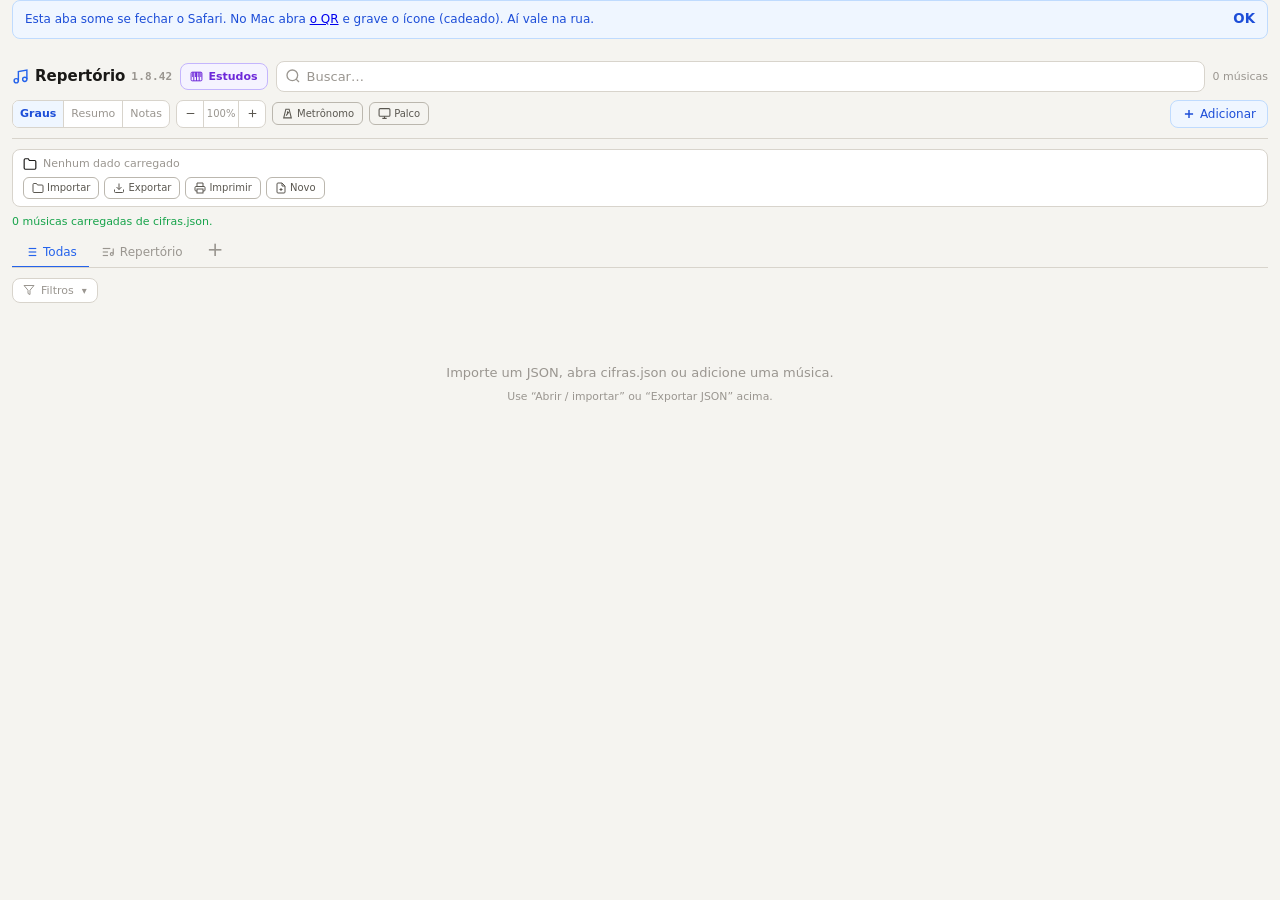
<file: index.html>
<!DOCTYPE html>
<html lang="pt-BR">
<head>
<meta charset="UTF-8">
<meta http-equiv="refresh" content="0;url=cifras.html">
<title>Repertório</title>
<script>location.replace('cifras.html')</script>
</head>
<body>
<p><a href="cifras.html">Abrir o Repertório</a></p>
</body>
</html>
</file>
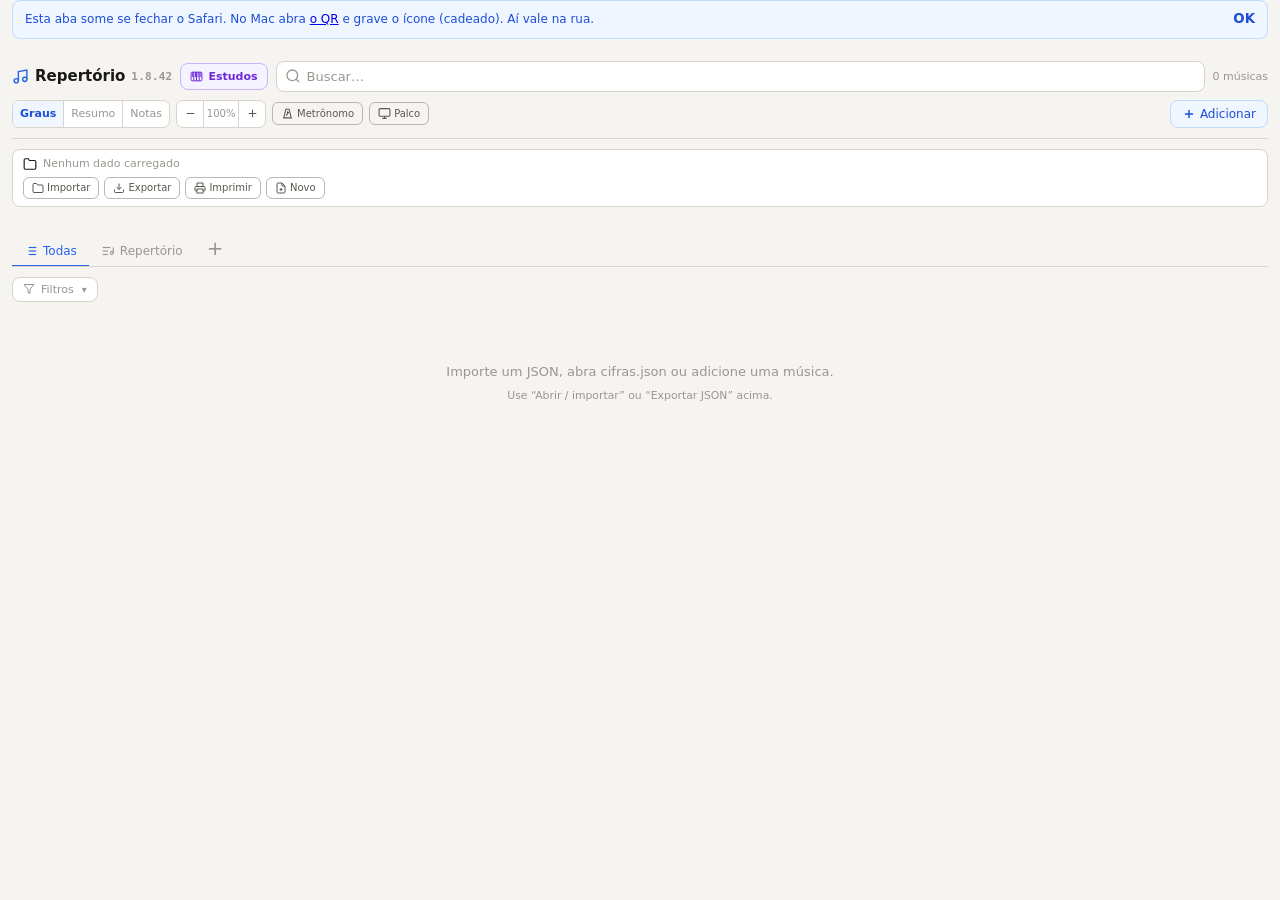
<file: cifras.html>
<!DOCTYPE html>
<html lang="pt-BR">
<head>
<meta charset="UTF-8">
<meta name="viewport" content="width=device-width, initial-scale=1.0">
<meta name="theme-color" content="#2563eb">
<meta name="apple-mobile-web-app-capable" content="yes">
<meta name="mobile-web-app-capable" content="yes">
<meta name="apple-mobile-web-app-title" content="Repertório">
<meta name="apple-mobile-web-app-status-bar-style" content="default">
<title>Repertório</title>
<link rel="manifest" href="manifest.json">
<link rel="icon" href="icons/icon.svg" type="image/svg+xml">
<link rel="apple-touch-icon" href="icons/apple-touch-icon.png">
<style>
:root {
  --bg: #f5f4f0;
  --surface: #ffffff;
  --surface1: #f0ede8;
  --border: #d8d4cc;
  --border-strong: #bbb7ae;
  --text: #1a1917;
  --text2: #5a5750;
  --text3: #9a9690;
  --accent: #2563eb;
  --accent-bg: #eff6ff;
  --accent-border: #bfdbfe;
  --accent-text: #1d4ed8;
  --warn-bg: #fffbeb;
  --warn-border: #fde68a;
  --warn-text: #92400e;
  --danger: #dc2626;
  --danger-bg: #fef2f2;
  --danger-border: #fecaca;
  --success: #16a34a;
  --radius: 8px;
  --content-font-size: 12px;
}
@media(prefers-color-scheme:dark){
  :root{
    --bg:#16161a;--surface:#1e1e24;--surface1:#26262e;
    --border:#38383f;--border-strong:#4a4a54;
    --text:#e8e6e0;--text2:#9a9890;--text3:#5a5856;
    --accent:#60a5fa;--accent-bg:#1e2d45;--accent-border:#2d4a6e;--accent-text:#93c5fd;
    --warn-bg:#2a2010;--warn-border:#78530a;--warn-text:#fbbf24;
    --danger:#f87171;--danger-bg:#2a1010;--danger-border:#7f1d1d;
    --success:#4ade80;
  }
}
*{box-sizing:border-box;margin:0;padding:0}
body{background:var(--bg);color:var(--text);font-family:system-ui,-apple-system,sans-serif;min-height:100vh;font-size:14px}
button{font-family:inherit;cursor:pointer}
input,textarea{font-family:inherit}

#app{max-width:none;width:100%;margin:0;padding:0 .75rem 3rem}

.topbar{display:flex;flex-direction:column;gap:8px;padding:12px 0 10px;position:sticky;top:0;background:var(--bg);z-index:10;border-bottom:0.5px solid var(--border);margin-bottom:10px}
.topbar-main{display:flex;align-items:center;gap:8px;min-width:0}
.topbar-tools{display:flex;align-items:center;gap:6px;flex-wrap:wrap}
.app-title{font-size:15px;font-weight:600;color:var(--text);display:flex;align-items:center;gap:6px;white-space:nowrap;flex-shrink:0}
.app-title svg{color:var(--accent)}
.app-ver{font:600 11px/1 ui-monospace,SFMono-Regular,Menlo,monospace;color:var(--text3);letter-spacing:.02em}
.module-link{display:inline-flex;align-items:center;gap:5px;padding:6px 9px;border:1px solid #c4b5fd;border-radius:8px;background:#f5f3ff;color:#6d28d9;font-size:11px;font-weight:700;text-decoration:none;white-space:nowrap;transition:.15s}
.module-link:hover{background:#7c3aed;color:#fff;border-color:#7c3aed}
@media(prefers-color-scheme:dark){.module-link{border-color:#594482;background:#302548;color:#c4b5fd}.module-link:hover{background:#7c3aed;color:#fff;border-color:#7c3aed}}
@media(max-width:520px){
  .topbar-main{display:grid;grid-template-columns:auto 1fr auto}
  .app-title{grid-column:1}
  .module-link{grid-column:3}
  .search-wrap{grid-column:1/3;grid-row:2}
  .ct{grid-column:3;grid-row:2;text-align:right}
}
.search-wrap{flex:1;min-width:0;position:relative}
.search-wrap input{width:100%;padding:7px 10px 7px 30px;border:1px solid var(--border);border-radius:var(--radius);background:var(--surface);color:var(--text);font-size:13px;outline:none;transition:border-color .15s}
.search-wrap input:focus{border-color:var(--accent)}
.search-wrap input::placeholder{color:var(--text3)}
.si{position:absolute;left:9px;top:50%;transform:translateY(-50%);color:var(--text3);pointer-events:none;width:16px;height:16px}
.ct{font-size:11px;color:var(--text3);white-space:nowrap;flex-shrink:0}
.chord-mode{display:inline-flex;align-items:center;border:1px solid var(--border);border-radius:7px;background:var(--surface);overflow:hidden;height:28px;flex-shrink:0}
.chord-mode-btn{height:26px;padding:0 7px;border:0;background:none;color:var(--text3);font-size:11px}
.chord-mode-btn+ .chord-mode-btn{border-left:1px solid var(--border)}
.chord-mode-btn:hover{color:var(--accent)}
.chord-mode-btn.active{background:var(--accent-bg);color:var(--accent-text);font-weight:600}
.zoom-controls{display:inline-flex;align-items:center;border:1px solid var(--border);border-radius:7px;background:var(--surface);overflow:hidden;height:28px;flex-shrink:0}
.zoom-btn{width:26px;height:26px;border:0;background:none;color:var(--text2);display:flex;align-items:center;justify-content:center}
.zoom-btn:hover{background:var(--surface1);color:var(--accent)}
.zoom-btn:disabled{opacity:.3;cursor:not-allowed}
.zoom-value{min-width:36px;text-align:center;font-size:10px;color:var(--text3);font-variant-numeric:tabular-nums;border-left:1px solid var(--border);border-right:1px solid var(--border);line-height:26px}
.btn-add{font-size:12px;padding:6px 11px;border:1px solid var(--accent-border);border-radius:var(--radius);background:var(--accent-bg);color:var(--accent-text);font-weight:500;transition:.15s;white-space:nowrap;display:flex;align-items:center;gap:4px;margin-left:auto}
.btn-add:hover{background:var(--accent);color:#fff;border-color:var(--accent)}
.btn-fs.active,.btn-fs.metro-live{border-color:var(--accent);color:var(--accent);background:var(--accent-bg)}

/* ===== metrônomo visual ===== */
.metro{display:none;align-items:center;gap:8px;flex-wrap:wrap;padding:8px 12px;background:var(--surface);border:1px solid var(--border);touch-action:manipulation;user-select:none}
.metro.open{display:flex}
#app>.metro.open{position:fixed;left:.75rem;right:.75rem;bottom:.75rem;z-index:40;border-radius:12px;box-shadow:0 10px 32px rgba(0,0,0,.14)}
body.metro-open{padding-bottom:5.5rem}
@media(max-width:640px){body.metro-open{padding-bottom:7.5rem}}
/* No palco o metrônomo só aparece se você abrir: espaço em tela vale mais
   que um painel sempre ligado. Fechar o painel aqui NÃO para o clique. */
.stage .metro{display:none;position:static;border:0;border-bottom:1px solid var(--border);border-radius:0;box-shadow:none;flex-shrink:0}
.stage .metro.open{display:flex}
.metro-beats{display:flex;gap:5px;flex:1;min-width:88px;height:22px}
.stage .metro-beats{height:26px}
.metro-dot{flex:1;min-width:12px;border-radius:5px;background:var(--surface1);border:1px solid var(--border)}
.metro-dot.accent{border-color:var(--accent-border);background:var(--accent-bg)}
.metro-dot.on{background:var(--accent);border-color:var(--accent);box-shadow:0 0 10px color-mix(in srgb,var(--accent) 55%,transparent)}
.metro-dot.on.accent{background:var(--accent-text);border-color:var(--accent-text)}
.metro-play{width:36px;height:36px;border:1px solid var(--accent-border);border-radius:10px;background:var(--accent-bg);color:var(--accent-text);font-size:14px;display:flex;align-items:center;justify-content:center;flex-shrink:0;line-height:1}
.metro-play:hover{background:var(--accent);color:#fff;border-color:var(--accent)}
.metro-play.on{background:var(--accent);color:#fff;border-color:var(--accent)}
.metro-bpm-wrap{display:inline-flex;align-items:center;border:1px solid var(--border);border-radius:8px;overflow:hidden;height:32px;background:var(--bg);flex-shrink:0}
.metro-nudge{width:28px;height:32px;border:0;background:none;color:var(--text2);font-size:16px;line-height:1}
.metro-nudge:hover{background:var(--surface1);color:var(--accent)}
.metro-bpm{width:48px;height:32px;border:0;border-left:1px solid var(--border);border-right:1px solid var(--border);background:none;color:var(--text);font:700 14px/32px ui-monospace,SFMono-Regular,Menlo,monospace;text-align:center;outline:none;font-variant-numeric:tabular-nums;-moz-appearance:textfield}
.metro-bpm::-webkit-outer-spin-button,.metro-bpm::-webkit-inner-spin-button{-webkit-appearance:none;margin:0}
.metro-tap{height:32px;padding:0 10px;border:1px solid var(--border);border-radius:8px;background:var(--bg);color:var(--text2);font-size:12px;font-weight:600;flex-shrink:0}
.metro-tap:hover,.metro-tap.armed{border-color:var(--accent);color:var(--accent);background:var(--accent-bg)}
.metro-sig{height:32px;border:1px solid var(--border);border-radius:8px;background:var(--bg);color:var(--text2);font:12px system-ui,-apple-system,sans-serif;padding:0 6px;outline:none}
.metro-saved{height:32px;padding:0 10px;border:1px solid var(--accent-border);border-radius:8px;background:var(--accent-bg);color:var(--accent-text);font:700 11px system-ui,-apple-system,sans-serif;white-space:nowrap;flex-shrink:0;cursor:pointer}
.metro-saved:hover{border-color:var(--accent)}
.metro-sig:focus{border-color:var(--accent)}
.metro-out{max-width:168px}
.metro-out option{max-width:none}
@media(max-width:640px){.metro-out{max-width:none;flex:1 1 160px}}
.metro-sound{display:inline-flex;align-items:center;gap:5px;font-size:12px;color:var(--text3);white-space:nowrap;user-select:none}
.metro-sound input{margin:0}

.fsbar{display:flex;flex-direction:column;gap:6px;padding:7px 10px;border-radius:var(--radius);border:1px solid var(--border);background:var(--surface);margin-bottom:8px;font-size:11px}
.fs-info{display:flex;align-items:center;gap:6px;min-width:0}
.fs-actions{display:flex;flex-wrap:wrap;gap:5px}
.fslabel{color:var(--text3);white-space:nowrap;flex-shrink:0}
.fspath{color:var(--text2);font-family:monospace;font-size:10px;flex:1;overflow:hidden;text-overflow:ellipsis;white-space:nowrap;min-width:0}
.btn-fs{font-size:10px;padding:4px 8px;border:1px solid var(--border-strong);border-radius:6px;background:none;color:var(--text2);white-space:nowrap;display:inline-flex;align-items:center;gap:3px;transition:.12s}
.btn-fs:hover{border-color:var(--accent);color:var(--accent)}
.status{font-size:11px;color:var(--text3);min-height:16px;padding-bottom:4px}
.pwa-hint{display:flex;align-items:flex-start;gap:10px;margin:0 0 10px;padding:10px 12px;border-radius:var(--radius);border:1px solid var(--accent-border);background:var(--accent-bg);color:var(--accent-text);font-size:12px;line-height:1.4}
.pwa-hint[hidden]{display:none}
.pwa-hint button{margin-left:auto;border:0;background:none;color:inherit;font-weight:700;cursor:pointer}

.tabs{display:flex;align-items:flex-end;border-bottom:1px solid var(--border);margin-bottom:10px;overflow-x:auto;overflow-y:hidden;scrollbar-width:thin}
.tab{font-size:12px;padding:7px 12px;border:none;background:none;color:var(--text3);border-bottom:2px solid transparent;margin-bottom:-1px;transition:color .15s;display:flex;align-items:center;gap:5px;white-space:nowrap;flex-shrink:0}
.tab:hover{color:var(--text)}
.tab.active{color:var(--accent);border-bottom-color:var(--accent);font-weight:500}
.tab-badge{display:inline-flex;align-items:center;justify-content:center;min-width:17px;height:17px;border-radius:10px;background:var(--accent-bg);color:var(--accent-text);font-size:10px;font-weight:600;padding:0 4px;border:1px solid var(--accent-border)}
/* fica grudado na direita: com muitos repertórios o + nunca some da tela */
.tab-add{padding:7px 12px;font-size:20px;line-height:1;color:var(--text3);flex-shrink:0;min-width:36px;justify-content:center;position:sticky;right:0;z-index:2;background:var(--bg);box-shadow:-10px 0 10px -6px var(--bg)}
.tab-add:hover{color:var(--accent);background:var(--surface1);border-radius:6px 6px 0 0}
#rep-tabs{display:contents}
.tab-wrap{display:inline-flex;align-items:center;flex-shrink:0}
.tab.arquivado{opacity:.55;font-style:italic}
#rep-arq{display:flex;flex-shrink:0;position:sticky;right:36px;z-index:2;background:var(--bg)}
#rep-arq:empty{display:none}
.tab-arq{color:var(--text3);padding:7px 6px}
.tab-arq.on{color:var(--accent)}
.tab-reorder{display:none;align-items:center;margin-bottom:-1px}
.tab-wrap:hover .tab-reorder{display:inline-flex}
.tab-reorder button{width:15px;height:26px;border:0;background:none;color:var(--text3);display:flex;align-items:center;justify-content:center;padding:0}
.tab-reorder button:hover:not(:disabled){color:var(--accent)}
.tab-reorder button:disabled{opacity:.25;cursor:default}

.panel{display:none}
.panel.active{display:block}
.all-toolbar{display:none;align-items:center;gap:8px;margin-bottom:10px;flex-wrap:wrap}
.all-toolbar.open{display:flex}
.filters-toggle{display:inline-flex;align-items:center;gap:6px;font-size:11px;padding:5px 10px;margin-bottom:10px;border:1px solid var(--border);border-radius:8px;background:var(--surface);color:var(--text3)}
.filters-toggle:hover{border-color:var(--accent);color:var(--accent)}
.filters-toggle[aria-expanded="true"] .chev{transform:rotate(180deg)}
.filters-toggle .chev{display:inline-block;transition:transform .18s;font-size:10px}
.filters-toggle.ativo{border-color:var(--accent-border);color:var(--accent-text);background:var(--accent-bg)}
.filters-badge{font-size:9px;font-weight:700;min-width:15px;height:15px;padding:0 4px;border-radius:8px;background:var(--accent);color:#fff;display:inline-flex;align-items:center;justify-content:center}
.filters-badge[hidden]{display:none}
.song-uses{font-size:9px;font-weight:700;font-family:monospace;padding:1px 6px;border-radius:5px;background:var(--accent-bg);color:var(--accent-text);border:1px solid var(--accent-border);flex-shrink:0}
.all-toolbar label{font-size:11px;color:var(--text3);display:flex;align-items:center;gap:5px;white-space:nowrap}
.all-toolbar select{font:12px system-ui,-apple-system,sans-serif;color:var(--text2);background:var(--surface);border:1px solid var(--border);border-radius:6px;padding:5px 25px 5px 8px;outline:none;max-width:190px}
.all-toolbar select:focus{border-color:var(--accent)}
.filter-clear{font-size:11px;padding:5px 8px;border:1px solid var(--border);border-radius:6px;background:none;color:var(--text3)}
.filter-clear:hover:not(:disabled){border-color:var(--accent);color:var(--accent)}
.filter-clear:disabled{opacity:.4;cursor:default}

.song-card{border:1px solid var(--border);border-radius:12px;margin-bottom:8px;background:var(--surface);overflow:hidden;transition:border-color .15s}
.song-card:hover{border-color:var(--border-strong)}
.song-card.drag-over,.rep-card.drag-over{border-color:var(--accent);border-style:dashed;background:var(--accent-bg)}
.song-card.dragging{opacity:.4}
.song-header{display:flex;align-items:center;gap:5px;padding:7px 10px;cursor:pointer;-webkit-user-select:none;user-select:none;-webkit-touch-callout:none;min-width:0}
.song-header[data-reorder]{cursor:grab}
.song-header[data-reorder]:active{cursor:grabbing}
body.reordenando,body.reordenando *{cursor:grabbing!important;-webkit-user-select:none!important;user-select:none!important}
/* com o controle de tom à vista, o chip fixo do tom é repetição */
.song-card:is(:hover,.open) .song-header:has(.song-tools .key-ctrl) .song-key-chip,.rep-card:is(:hover,.open) .song-header:has(.song-tools .key-ctrl) .song-key-chip{display:none}
.drag-handle{color:var(--text3);cursor:grab;padding:0 2px;flex-shrink:0}
.drag-handle:active{cursor:grabbing}
.song-num{min-width:20px;height:20px;padding:0 5px;border-radius:10px;background:var(--surface1);color:var(--text3);font-size:10px;font-weight:700;display:flex;align-items:center;justify-content:center;flex-shrink:0;border:1px solid var(--border);font-variant-numeric:tabular-nums}
.song-title{flex:1;min-width:0;font-size:12px;font-weight:600;color:var(--text);overflow:hidden;text-overflow:ellipsis;white-space:nowrap;line-height:1.3}
.song-key-chip{font-size:10px;font-weight:700;padding:1px 6px;border-radius:5px;background:var(--warn-bg);color:var(--warn-text);border:1px solid var(--warn-border);font-family:monospace;flex-shrink:0;line-height:1.45}
.song-key-chip.transposed{background:var(--accent-bg);color:var(--accent-text);border-color:var(--accent-border)}
.song-tools{display:none;align-items:center;gap:2px;flex-shrink:0}
.song-card:hover .song-tools,.song-card.open .song-tools,.rep-card:hover .song-tools,.rep-card.open .song-tools{display:flex}
.song-tools .key-ctrl{border-radius:6px}
.song-tools .key-shift,.song-tools .key-extra{width:18px;height:20px}
.song-tools .song-key-btn{min-width:20px;padding:2px 5px}
.song-key{font-size:10px;font-weight:600;padding:2px 7px;border-radius:20px;background:var(--warn-bg);color:var(--warn-text);border:1px solid var(--warn-border);font-family:monospace;flex-shrink:0}
.key-ctrl{display:inline-flex;align-items:center;flex-shrink:0;border:1px solid var(--warn-border);border-radius:20px;overflow:hidden;background:var(--warn-bg)}
.key-ctrl.transposed{border-color:var(--accent-border);background:var(--accent-bg)}
.key-extra{width:22px;height:22px;border:0;background:none;color:var(--text3);display:flex;align-items:center;justify-content:center;padding:0;flex-shrink:0}
.key-extra:hover{color:var(--accent);background:var(--accent-bg)}
.key-extra.reset{color:var(--accent-text)}
.key-extra.orig{color:var(--accent-text);opacity:.85}
.key-shift{width:20px;height:22px;border:0;background:none;color:var(--warn-text);display:flex;align-items:center;justify-content:center;padding:0}
.key-shift:hover{background:var(--warn-border)}
.key-shift:disabled{opacity:.35;cursor:default}
.song-key-btn{font-size:10px;font-weight:600;padding:2px 7px;border:0;background:none;color:var(--warn-text);font-family:monospace;min-width:24px;line-height:1.2}
.song-key-btn:hover{background:var(--warn-border)}
.song-key-orig{font-size:9px;font-weight:600;padding:1px 6px;border-radius:20px;background:var(--accent-bg);color:var(--accent-text);border:1px solid var(--accent-border);font-family:monospace;flex-shrink:0}
.key-origin-row{display:flex;gap:6px;align-items:center}
.key-origin-row input{flex:1;min-width:0}
.btn-key-sync{font-size:10px;padding:5px 8px;border:1px solid var(--border);border-radius:6px;background:var(--surface1);color:var(--text2);white-space:nowrap}
.btn-key-sync:hover{border-color:var(--accent);color:var(--accent)}
.act{font-size:10px;padding:2px 5px;border-radius:5px;border:1px solid transparent;background:none;color:var(--text3);display:inline-flex;align-items:center;gap:2px;transition:.12s;white-space:nowrap}
.act-icon{width:22px;height:22px;padding:0;justify-content:center}
.act:hover{border-color:var(--border-strong);color:var(--text);background:var(--surface1)}
.act.del:hover{color:var(--danger);border-color:var(--danger-border);background:var(--danger-bg)}
.act.in-rep{color:var(--accent);border-color:var(--accent-border);background:var(--accent-bg)}
.act.in-verified{color:var(--success);border-color:color-mix(in srgb,var(--success) 45%,transparent);background:color-mix(in srgb,var(--success) 12%,transparent)}
.flabel-check{display:flex;align-items:center;gap:8px;font-size:12px;color:var(--text2);cursor:pointer;user-select:none;margin-top:4px}
.flabel-check input{width:15px;height:15px;accent-color:var(--success);flex-shrink:0}
.chev{color:var(--text3);font-size:11px;transition:transform .2s;flex-shrink:0;margin-left:2px}
.song-card.open .chev,.rep-card.open .chev{transform:rotate(180deg)}
.song-body{display:none;border-top:1px solid var(--border);padding:8px 10px 10px;min-width:0}
.song-card.open .song-body,.rep-card.open .song-body{display:block}
.song-link-icon{display:inline-flex;align-items:center;justify-content:center;flex-shrink:0;line-height:1;padding:0 2px;opacity:.85;color:var(--accent-text);text-decoration:none;cursor:pointer}
.song-link-icon svg{display:block}
.song-link-icon:hover{opacity:1}
.part-edit{display:inline-flex;align-items:center;gap:4px}
.part-edit svg{display:block}
.act svg{display:block}
.chev svg{display:block}
button svg,.row-move svg,.drag-handle svg,.rep-drag svg,.key-shift svg,.key-extra svg{pointer-events:none}
.drag-handle[draggable="true"],.rep-drag[draggable="true"]{cursor:grab}
.drag-handle[draggable="true"]:active,.rep-drag[draggable="true"]:active{cursor:grabbing}

/* Sem régua entre trechos: os títulos de seção já agrupam, e a linha só
   gastava altura e poluía — no palco estreito isso pesa. */
/* A linha separando versos ajuda a achar o lugar, mas borda SOMA altura: a 1px
   por verso, uma música de 25 versos perde meia linha de letra. O inset shadow
   desenha exatamente a mesma linha dentro da caixa, com zero custo de layout —
   a condensação vertical continua sendo a prioridade. */
.verse{display:flex;flex-direction:column;align-items:stretch;gap:1px;padding:2px 0;width:100%;min-width:0;box-shadow:inset 0 -1px 0 var(--border)}
.verse:last-child{box-shadow:none}
/* no palco condensado cada verso já é uma linha só; régua a cada 14px vira ruído */
.stage.condensado .verse{box-shadow:none}
.vchords{display:flex;flex-wrap:wrap;align-items:center;gap:3px 4px;width:100%;min-width:0}
.chord{font-family:ui-monospace,SFMono-Regular,Menlo,monospace;font-size:calc(var(--content-font-size)*1.15);font-weight:700;color:var(--accent-text);background:var(--accent-bg);border:1px solid var(--accent-border);border-radius:6px;padding:1px 6px;line-height:1.15;letter-spacing:.02em;white-space:nowrap}
.bar{width:2px;height:1.15em;background:var(--border-strong);border-radius:1px;flex-shrink:0;align-self:center;margin:0 2px}
.vlyric{font-size:var(--content-font-size);color:var(--text2);line-height:1.3;min-width:0;white-space:normal}
.verse-summary{padding:10px 0}
.paren{font-family:ui-monospace,SFMono-Regular,Menlo,monospace;font-size:calc(var(--content-font-size)*1.05);font-weight:700;color:var(--text3);padding:0 1px}
.pickup{display:inline-flex;align-items:center;gap:4px 5px;flex-wrap:wrap}
.part-title{margin:8px 0 3px;padding:3px 8px;border-left:4px solid var(--accent);background:var(--accent-bg);color:var(--accent-text);font-size:11px;font-weight:700;text-transform:uppercase;letter-spacing:.06em;border-radius:0 5px 5px 0;display:flex;align-items:center;gap:6px;min-width:0}
.part-title:first-child{margin-top:0}
.part-title-label{flex:1;min-width:0;overflow:hidden;white-space:nowrap;text-overflow:ellipsis}
.part-edit{border:0;background:none;color:var(--accent-text);font-size:10px;padding:2px 5px;border-radius:4px;text-transform:none;letter-spacing:0}
.part-edit:hover{background:var(--accent-border)}
/* Resultados da busca que ainda não estão no repertório aberto. Ficam com o
   número tracejado e as ferramentas sempre à mostra — no celular não há hover,
   e o botão de somar ao repertório é o motivo de eles estarem ali. */
.rep-fora-hdr{margin:16px 0 6px;padding:4px 9px;border-radius:6px;background:var(--surface1);color:var(--text3);font-size:10px;font-weight:700;text-transform:uppercase;letter-spacing:.06em}
.rep-num.fora{background:none;color:var(--text3);border-style:dashed;border-color:var(--border-strong)}
.rep-card.fora .song-tools{display:flex}
.act.add-rep{color:var(--accent-text);border-color:var(--accent-border);background:var(--accent-bg)}
mark{background:var(--warn-bg);color:var(--warn-text);border-radius:2px;padding:0 2px}

.empty{text-align:center;padding:3rem 1rem;color:var(--text3);font-size:13px;line-height:1.8}

.rep-toolbar{display:flex;align-items:center;gap:8px;margin-bottom:10px;flex-wrap:wrap}
.rep-toolbar>span{font-size:12px;color:var(--text3);flex:1}
.btn-rep-action{font-size:11px;padding:4px 8px;border:1px solid var(--border);border-radius:6px;background:none;color:var(--text2);white-space:nowrap}
.btn-rep-action:hover{border-color:var(--accent);color:var(--accent)}
.btn-rep-action.del:hover{border-color:var(--danger-border);color:var(--danger);background:var(--danger-bg)}
.btn-lock{font-size:11px;padding:4px 10px;border:1px solid var(--accent-border);border-radius:6px;background:var(--accent-bg);color:var(--accent-text);display:inline-flex;align-items:center;gap:5px;white-space:nowrap}
.btn-lock.unlocked{border-color:var(--warn-border);background:var(--warn-bg);color:var(--warn-text)}
.btn-clr{font-size:11px;padding:4px 10px;border:1px solid var(--danger-border);border-radius:6px;background:none;color:var(--danger);display:inline-flex;align-items:center;gap:4px}
.btn-clr:hover{background:var(--danger-bg)}
.btn-clr:disabled,.act:disabled{opacity:.35;cursor:not-allowed}
.rep-hint{font-size:12px;color:var(--text3);text-align:center;padding:1.5rem;border:1px dashed var(--border);border-radius:12px;margin-bottom:8px;line-height:1.7}

.rep-card{border:1px solid var(--border);border-radius:12px;margin-bottom:8px;background:var(--surface);overflow:hidden;transition:border-color .15s}
.rep-card:hover{border-color:var(--border-strong)}

.rep-card.dragging{opacity:.4}
.rep-card.locked .rep-drag{opacity:.25;cursor:default!important}
.rep-num{width:20px;height:20px;border-radius:50%;background:var(--accent-bg);color:var(--accent-text);font-size:10px;font-weight:700;display:flex;align-items:center;justify-content:center;flex-shrink:0;border:1px solid var(--accent-border)}

/* Modal */
.overlay{display:none;position:fixed;inset:0;background:rgba(0,0,0,.45);z-index:100;align-items:flex-start;justify-content:center;padding:2rem 1rem;overflow-y:auto}
.overlay.open{display:flex}
.modal{background:var(--surface);border:1px solid var(--border);border-radius:16px;padding:22px;width:100%;max-width:760px;margin:auto}
.prompt-modal{max-width:420px;padding:18px}
.prompt-modal h3{margin-bottom:12px;font-size:14px}
.prompt-modal .fgroup{margin-bottom:0}
.prompt-msg{font-size:13px;color:var(--text2);line-height:1.5;margin-bottom:14px}
.modal h3{font-size:15px;font-weight:600;color:var(--text);margin-bottom:16px}
.flabel{font-size:12px;color:var(--text3);margin-bottom:5px;display:block;font-weight:500}
.fgroup{margin-bottom:13px}
.fgroup input[type=text],.fgroup input[type=url]{width:100%;padding:8px 11px;border:1px solid var(--border);border-radius:var(--radius);background:var(--bg);color:var(--text);font-size:13px;outline:none;transition:border-color .15s}
.fgroup input[type=text]::placeholder,.fgroup input[type=url]::placeholder{color:var(--text3)}
.fgroup select{width:100%;padding:8px 11px;border:1px solid var(--border);border-radius:var(--radius);background:var(--bg);color:var(--text);font-size:13px;outline:none}
.fgroup input:focus{border-color:var(--accent)}
.fgroup select:focus{border-color:var(--accent)}
.col-hdr{display:grid;grid-template-columns:110px 1fr 140px 28px 28px 28px;gap:6px;margin-bottom:4px}
.col-hdr span{font-size:11px;color:var(--text3);font-weight:500}
.vrow{display:grid;grid-template-columns:110px 1fr 140px 28px 28px 28px;gap:6px;margin-bottom:6px;align-items:center}
.vrow input{padding:6px 9px;border:1px solid var(--border);border-radius:6px;background:var(--bg);color:var(--text);font-size:12px;outline:none;width:100%;transition:border-color .15s}
.vrow input:focus{border-color:var(--accent)}
.vrow input.mono{font-family:monospace}
.rmv{width:28px;height:28px;border:1px solid var(--border);border-radius:6px;background:none;color:var(--text3);font-size:16px;display:flex;align-items:center;justify-content:center;transition:.12s}
.rmv:hover{color:var(--danger);border-color:var(--danger-border);background:var(--danger-bg)}
.insv{width:28px;height:28px;border:1px solid var(--border);border-radius:6px;background:none;color:var(--text3);font-size:16px;display:flex;align-items:center;justify-content:center;transition:.12s}
.insv:hover{color:var(--accent);border-color:var(--accent-border);background:var(--accent-bg)}
.row-move{width:28px;height:28px;display:grid;grid-template-rows:1fr 1fr;border:1px solid var(--border);border-radius:6px;overflow:hidden}
.row-move button{border:0;background:none;color:var(--text3);font-size:9px;line-height:12px;display:flex;align-items:center;justify-content:center}
.row-move button+button{border-top:1px solid var(--border)}
.row-move button:hover:not(:disabled){color:var(--accent);background:var(--accent-bg)}
.row-move button:disabled{opacity:.25;cursor:default}
@media(max-width:600px){
  .modal{padding:16px}
  .col-hdr{display:none}
  .vrow{grid-template-columns:1fr 1fr 28px 28px 28px;padding:8px;border:1px solid var(--border);border-radius:8px}
  .vrow .part-input{grid-column:1/-1}
}
.tip{font-size:11px;color:var(--text3);margin-top:5px;line-height:1.5}
.quick-tools{display:flex;align-items:center;gap:8px;margin:8px 0 10px;flex-wrap:wrap}
.btn-quick{font-size:12px;padding:6px 10px;border:1px solid var(--accent-border);border-radius:6px;background:var(--accent-bg);color:var(--accent-text);font-weight:500}
.btn-quick:hover{background:var(--accent);color:#fff}
.quick-box{display:none;margin:8px 0 12px;padding:10px;border:1px solid var(--accent-border);border-radius:10px;background:var(--accent-bg)}
.quick-box.open{display:block}
.quick-box textarea{width:100%;min-height:210px;resize:vertical;padding:10px;border:1px solid var(--border);border-radius:8px;background:var(--surface);color:var(--text);font:12px/1.55 ui-monospace,SFMono-Regular,Menlo,Consolas,monospace;outline:none}
.quick-box textarea:focus{border-color:var(--accent)}
.quick-actions{display:flex;justify-content:flex-end;gap:7px;margin-top:8px}
.quick-msg{font-size:11px;color:var(--text2);flex:1;align-self:center}
.modal-foot{display:flex;gap:8px;justify-content:flex-end;margin-top:16px;padding-top:14px;border-top:1px solid var(--border)}
.btn-cancel{font-size:13px;padding:7px 14px;border:1px solid var(--border);border-radius:var(--radius);background:none;color:var(--text2)}
.btn-cancel:hover{background:var(--surface1)}
.btn-save{font-size:13px;padding:7px 16px;border:1px solid var(--accent);border-radius:var(--radius);background:var(--accent);color:#fff;font-weight:500}
.btn-save:hover{opacity:.9}
.btn-addv{font-size:12px;padding:4px 10px;border:1px solid var(--border);border-radius:6px;background:none;color:var(--text2);margin-top:2px}
.btn-addv:hover{border-color:var(--accent);color:var(--accent)}
.rep-picker-list{display:flex;flex-direction:column;gap:6px;max-height:min(50vh,320px);overflow-y:auto;margin-top:4px}
.rep-pick-item{display:flex;align-items:center;gap:8px;padding:8px 10px;border:1px solid var(--border);border-radius:8px;background:var(--surface);cursor:pointer;transition:.12s}
.rep-pick-item:hover:not(.locked){border-color:var(--accent-border);background:var(--accent-bg)}
.rep-pick-item.locked{opacity:.72;cursor:default}
.rep-pick-item input{flex-shrink:0;margin:0}
.rep-pick-name{flex:1;font-size:13px;color:var(--text)}
.rep-pick-hint{font-size:10px;color:var(--text3);text-transform:uppercase;letter-spacing:.03em}

svg{display:inline-block;vertical-align:middle}

/* ===== modo palco ===== */
body.stage-on{overflow:hidden}
.stage{display:none;position:fixed;inset:0;z-index:60;background:var(--bg);flex-direction:column;--content-font-size:12px}
.stage.open{display:flex}
.stage-top{display:flex;align-items:center;gap:10px;padding:10px 14px;border-bottom:1px solid var(--border);flex-shrink:0;flex-wrap:wrap}
.stage-id{display:flex;align-items:center;gap:10px;flex:1;min-width:0}
.stage-pos{font-family:monospace;font-size:13px;font-weight:700;color:var(--text3);background:var(--surface1);border:1px solid var(--border);border-radius:20px;padding:3px 10px;flex-shrink:0;font-variant-numeric:tabular-nums}
.stage-title{flex:1;min-width:0;font-size:14px;font-weight:700;color:var(--text);overflow:hidden;text-overflow:ellipsis;white-space:nowrap}
.stage-key{font-family:monospace;font-size:12px;font-weight:700;padding:2px 9px;border-radius:6px;background:var(--warn-bg);color:var(--warn-text);border:1px solid var(--warn-border);flex-shrink:0}
.stage-key.transposed{background:var(--accent-bg);color:var(--accent-text);border-color:var(--accent-border)}
/* wrap obrigatório: sem ele a fileira transbordava e o "Sair" era cortado
   em janela estreita, prendendo o usuário no palco. */
.stage-acts{display:flex;align-items:center;gap:4px;flex-shrink:0;flex-wrap:wrap;justify-content:flex-end}
.stage-btn{font-size:13px;padding:5px 10px;border:1px solid var(--border);border-radius:8px;background:var(--surface);color:var(--text2)}
.stage-btn:hover{border-color:var(--accent);color:var(--accent)}
.stage-btn.on{border-color:var(--accent);background:var(--accent-bg);color:var(--accent-text)}
.stage-zoom{font-family:monospace;font-size:12px;color:var(--text3);min-width:42px;text-align:center}
/* O Palco expandido tinha espaçamento e proporção próprios, que desfaziam a
   compactação do módulo normal — 10px de respiro por verso, acorde a 1,5× a letra,
   18px de margem por bloco. Agora ele herda o padrão normal e só muda o que é de
   palco mesmo: a letra em branco cheio e a distância das bordas por causa das setas
   de navegação. Tamanho de leitura quem resolve é o zoom A−/A+, não o espaço morto. */
.stage-body{flex:1;overflow-y:auto;padding:6px 2.75rem 10px;-webkit-overflow-scrolling:touch}
.stage-body .bar{height:1.2em;margin:0 2px}
.stage-body .vlyric{color:var(--text)}
.stage-nav{position:absolute;top:48px;bottom:52px;width:2.5rem;border:0;background:none;color:var(--text3);font-size:26px;opacity:.3;display:flex;align-items:center;justify-content:center;cursor:pointer}
.stage:has(.metro.open) .stage-nav{top:96px}
.stage-nav:hover:not(:disabled){opacity:1;background:var(--surface1);color:var(--accent)}
.stage-nav:disabled{opacity:.08;cursor:default}
.stage-nav.prev{left:0}
.stage-nav.next{right:0}
.stage-foot{display:flex;align-items:center;gap:10px;padding:9px 14px;border-top:1px solid var(--border);flex-shrink:0}
.stage-foot .stage-btn{padding:7px 14px}
/* Condensado: o alvo é caber a música inteira sem rolar no meio do culto.
   O gasto principal era cada trecho ocupar duas linhas (chips em cima, letra
   embaixo); aqui letra e graus dividem a mesma linha e todo respiro encolhe. */
.stage.condensado .stage-body{padding:4px 2.25rem}
.stage.condensado .verse{flex-direction:row;align-items:center;gap:10px;padding:2px 0 0}
.stage.condensado .vchords{width:auto;flex:0 0 auto;gap:2px 3px}
.stage.condensado .vlyric{flex:1;min-width:0;white-space:nowrap;overflow:hidden;text-overflow:ellipsis;font-size:calc(var(--content-font-size)*.9);line-height:1.15}
.stage.condensado .chord{font-size:calc(var(--content-font-size)*1.05);padding:0 4px;border-radius:4px;line-height:1.1}
.stage.condensado .bar{height:1em;margin:0 1px}
.stage.condensado .part-title{margin:5px 0 1px;padding:0 6px;font-size:10px;border-left-width:3px}
.stage.condensado .stage-zoom{display:none}
.stage.condensado .metro-out{display:none}
/* se mesmo condensado não couber, duas colunas antes de mandar rolar */
.stage.condensado.duas-colunas .stage-body{column-count:2;column-gap:1.5rem;column-rule:1px solid var(--border)}
.stage.condensado.duas-colunas .part-title,
.stage.condensado.duas-colunas .verse{break-inside:avoid}
.stage-foot-mid{flex:1;min-width:0;text-align:center}
.stage-next-label{font-size:12px;color:var(--text3);overflow:hidden;text-overflow:ellipsis;white-space:nowrap}
.stage-next-label b{color:var(--text2);font-weight:600}
.stage.follow-on .stage-body .chord{opacity:.4;transition:opacity .12s ease,background .12s ease,color .12s ease,box-shadow .12s ease}
.stage.follow-on .stage-body .chord.played{opacity:.22}
.stage.follow-on .stage-body .chord.now{opacity:1;background:var(--accent-bg);color:var(--accent-text);box-shadow:inset 0 0 0 1.5px var(--accent-border)}
.stage.follow-on .stage-body .verse:has(.chord.played):not(:has(.chord.now)):not(:has(.chord:not(.played))){opacity:.55}
.stage-follow-hint{font-size:11px;color:var(--text3);font-variant-numeric:tabular-nums;margin-top:2px}
@media(max-width:640px){
  .stage-body{padding:4px .75rem}
  .stage-nav{width:1.75rem;font-size:22px;opacity:.22}
  .stage:has(.metro.open) .stage-nav{top:132px}
  .stage .metro-beats{flex:1 1 100%;height:20px}
  /* título nunca pode ser espremido pelos botões: cada um na sua linha */
  .stage-top{gap:6px;padding:8px 12px}
  .stage-id{flex:1 1 100%}
  .stage-acts{flex:1 1 100%;justify-content:flex-end}
  .stage-btn{padding:3px 7px;font-size:11px}
  .stage-zoom{display:none}          /* A− e A+ já se explicam; o valor come espaço */
}

/* Janela bem estreita (ao lado do MainStage): aperta o suficiente para os 7
   botões caberem numa linha só — 92px de barra viram 66px. Medido com os
   rótulos mais longos ("Metrônomo ♪", "Expandir", "Resumo"). */
@media(max-width:399px){
  .stage-acts{gap:3px}
  .stage-btn{padding:3px 5px;font-size:10px}
}

@media print{
  @page{margin:12mm}
  html,body{background:#fff!important;color:#000!important}
  .wrap{max-width:none;padding:0}
  /* fora da folha: toda a interface */
  .topbar,.fsbar,.status,.tabs,.all-toolbar,.rep-hint,.overlay,.dialog-backdrop,
  .song-tools,.chev,.drag-handle,.rep-drag,.part-edit,.act,.metro,
  .rep-toolbar button,#rep-clear,#rep-lock{display:none!important}
  /* tudo expandido, mesmo o que está fechado na tela */
  .song-body{display:block!important;border-top:1px solid #ccc;overflow:visible}
  .song-key-chip{display:inline-block!important;background:none!important;border:1px solid #999!important;color:#000!important}
  /* nome do repertório vira o cabeçalho da folha */
  .rep-toolbar{display:block;margin:0 0 8px}
  #rep-count{font-size:14pt;font-weight:700;color:#000}
  .song-card,.rep-card{break-inside:avoid;page-break-inside:avoid;border:1px solid #ccc;margin-bottom:6px;background:none}
  .song-header{padding:4px 6px}
  .song-title{font-size:11pt;color:#000;white-space:normal;overflow:visible}
  .song-num,.rep-num{background:none!important;color:#000!important;border:1px solid #666!important}
  .verse{padding:4px 0;border-bottom:1px solid #eee}
  .vlyric{color:#000;white-space:normal}
  .vchords{gap:4px 8px}
  .chord{background:none!important;border:0!important;color:#000!important;padding:0 6px 0 0!important;font-weight:700}
  .pickup{border:0!important;padding:0!important;gap:4px}
  .paren{color:#000!important}
  .bar{background:#666!important;height:1em}
  .part-title{background:none!important;color:#000!important;border-left:3px solid #666}
  mark{background:none!important;color:#000!important;font-weight:700}
}
</style>
</head>
<body>
<div id="app">

  <div class="pwa-hint" id="pwa-hint" hidden>
    <span id="pwa-hint-text"></span>
    <button type="button" onclick="document.getElementById('pwa-hint').hidden=true">OK</button>
  </div>

  <div class="topbar">
    <div class="topbar-main">
      <div class="app-title">
        <svg width="17" height="17" fill="none" stroke="currentColor" stroke-width="2" viewBox="0 0 24 24"><path d="M9 18V5l12-2v13"/><circle cx="6" cy="18" r="3"/><circle cx="18" cy="16" r="3"/></svg>
        Repertório
        <span class="app-ver" data-app-ver aria-label="Versão"></span>
      </div>
      <a class="module-link" href="estudos.html" title="Abrir módulo de estudos">
        <svg width="13" height="13" fill="none" stroke="currentColor" stroke-width="1.8" viewBox="0 0 24 24"><rect x="2" y="4" width="20" height="16" rx="2"/><path d="M7 4v16M12 4v16M17 4v16M5 4v9M10 4v9M15 4v9M20 4v9"/></svg>
        <span>Estudos</span>
      </a>
      <div class="search-wrap">
        <svg class="si" fill="none" stroke="currentColor" stroke-width="2" viewBox="0 0 24 24"><circle cx="11" cy="11" r="8"/><path d="m21 21-4.35-4.35"/></svg>
        <input id="search" type="text" placeholder="Buscar…" autocomplete="off">
      </div>
      <span class="ct" id="count"></span>
    </div>
    <div class="topbar-tools">
      <div class="chord-mode" aria-label="Visualização dos acordes">
        <button class="chord-mode-btn active" id="mode-degrees" type="button" onclick="setChordDisplay('degrees')" aria-pressed="true">Graus</button>
        <button class="chord-mode-btn" id="mode-summary" type="button" onclick="setChordDisplay('summary')" aria-pressed="false">Resumo</button>
        <button class="chord-mode-btn" id="mode-notes" type="button" onclick="setChordDisplay('notes')" aria-pressed="false">Notas</button>
      </div>
      <div class="zoom-controls" aria-label="Zoom do conteúdo">
        <button class="zoom-btn" id="zoom-out" type="button" onclick="changeContentZoom(-10)" title="Reduzir" aria-label="Reduzir"><svg width="13" height="13" fill="none" stroke="currentColor" stroke-width="2" viewBox="0 0 24 24"><path d="M5 12h14"/></svg></button>
        <span class="zoom-value" id="zoom-value">100%</span>
        <button class="zoom-btn" id="zoom-in" type="button" onclick="changeContentZoom(10)" title="Aumentar" aria-label="Aumentar"><svg width="13" height="13" fill="none" stroke="currentColor" stroke-width="2" viewBox="0 0 24 24"><path d="M12 5v14M5 12h14"/></svg></button>
      </div>
      <button class="btn-fs" id="metro-toggle" type="button" onclick="toggleMetroPanel()" title="Metrônomo visual" aria-pressed="false">
        <svg width="13" height="13" fill="none" stroke="currentColor" stroke-width="2" viewBox="0 0 24 24"><path d="M9 4h6l4 16H5L9 4z"/><path d="M12 8v4"/><path d="m9.5 16 5-7"/></svg>
        Metrônomo
      </button>
      <button class="btn-fs" onclick="openStage()" title="Modo palco — uma música por vez, tela cheia">
        <svg width="13" height="13" fill="none" stroke="currentColor" stroke-width="2" viewBox="0 0 24 24"><rect x="2" y="3" width="20" height="14" rx="2"/><path d="M8 21h8M12 17v4"/></svg>
        Palco
      </button>
      <button class="btn-add" onclick="openModal()">
        <svg width="14" height="14" fill="none" stroke="currentColor" stroke-width="2.5" viewBox="0 0 24 24"><path d="M12 5v14M5 12h14"/></svg>
        Adicionar
      </button>
    </div>
  </div>

  <div class="metro" id="metro" aria-label="Metrônomo visual">
    <div class="metro-beats" id="metro-beats" aria-hidden="true"></div>
    <button class="metro-play" id="metro-play" type="button" onclick="toggleMetro()" title="Iniciar metrônomo" aria-label="Iniciar metrônomo">▶</button>
    <div class="metro-bpm-wrap">
      <button type="button" class="metro-nudge" onclick="metroNudge(-1)" title="Diminuir BPM" aria-label="Diminuir BPM">−</button>
      <input class="metro-bpm" id="metro-bpm" type="number" min="40" max="240" value="120" inputmode="numeric" aria-label="BPM" onchange="metroSetBpm(this.value)" oninput="metroSetBpm(this.value,true)">
      <button type="button" class="metro-nudge" onclick="metroNudge(1)" title="Aumentar BPM" aria-label="Aumentar BPM">+</button>
    </div>
    <button type="button" class="metro-tap" id="metro-tap" onclick="metroTap()">Tap</button>
    <select class="metro-sig" id="metro-sig" aria-label="Compasso" onchange="metroSetBeats(this.value)">
      <option value="2">2/4</option>
      <option value="3">3/4</option>
      <option value="4" selected>4/4</option>
      <option value="6">6/8</option>
    </select>
    <label class="metro-sound"><input type="checkbox" id="metro-sound" onchange="metroSetSound(this.checked)"> Som</label>
    <button type="button" class="metro-saved" id="metro-saved" hidden onclick="metroClearSong()" title="Este andamento está guardado na música — clique para esquecer">♪ da música ×</button>
    <select class="metro-sig metro-out" id="metro-out" aria-label="Saída de áudio" title="Saída do clique: fone, interface ou alto-falante" onchange="metroSetOutput(this.value)">
      <option value="">Padrão do sistema</option>
    </select>
  </div>

  <div class="fsbar">
    <div class="fs-info">
      <svg width="14" height="14" fill="none" stroke="currentColor" stroke-width="2" viewBox="0 0 24 24"><path d="M22 19a2 2 0 0 1-2 2H4a2 2 0 0 1-2-2V5a2 2 0 0 1 2-2h5l2 3h9a2 2 0 0 1 2 2z"/></svg>
      <span class="fslabel" id="fslabel">Nenhum arquivo</span>
      <span class="fspath" id="fspath"></span>
    </div>
    <div class="fs-actions">
      <button class="btn-fs" onclick="openFile()" title="Abrir ou importar JSON">
        <svg width="12" height="12" fill="none" stroke="currentColor" stroke-width="2" viewBox="0 0 24 24"><path d="M22 19a2 2 0 0 1-2 2H4a2 2 0 0 1-2-2V5a2 2 0 0 1 2-2h5l2 3h9a2 2 0 0 1 2 2z"/></svg>
        Importar
      </button>
      <button class="btn-fs" onclick="exportJson()" title="Baixar JSON">
        <svg width="12" height="12" fill="none" stroke="currentColor" stroke-width="2" viewBox="0 0 24 24"><path d="M21 15v4a2 2 0 0 1-2 2H5a2 2 0 0 1-2-2v-4"/><polyline points="7 10 12 15 17 10"/><line x1="12" y1="15" x2="12" y2="3"/></svg>
        Exportar
      </button>
      <button class="btn-fs" onclick="imprimir()" title="Imprimir a aba atual (letras e graus, sem os botões)">
        <svg width="12" height="12" fill="none" stroke="currentColor" stroke-width="2" viewBox="0 0 24 24"><polyline points="6 9 6 2 18 2 18 9"/><path d="M6 18H4a2 2 0 0 1-2-2v-5a2 2 0 0 1 2-2h16a2 2 0 0 1 2 2v5a2 2 0 0 1-2 2h-2"/><rect x="6" y="14" width="12" height="8"/></svg>
        Imprimir
      </button>
      <button class="btn-fs" id="btn-reopen" onclick="reopenLastFile()" style="display:none" title="Reabrir último arquivo">
        <svg width="12" height="12" fill="none" stroke="currentColor" stroke-width="2" viewBox="0 0 24 24"><path d="M3 12a9 9 0 1 0 3-6.7"/><path d="M3 3v6h6"/></svg>
        Reabrir
      </button>
      <button class="btn-fs" onclick="newFile()" title="Novo repertório vazio">
        <svg width="12" height="12" fill="none" stroke="currentColor" stroke-width="2" viewBox="0 0 24 24"><path d="M14 2H6a2 2 0 0 0-2 2v16a2 2 0 0 0 2 2h12a2 2 0 0 0 2-2V8z"/><polyline points="14 2 14 8 20 8"/><line x1="12" y1="18" x2="12" y2="12"/><line x1="9" y1="15" x2="15" y2="15"/></svg>
        Novo
      </button>
      <button class="btn-fs" id="btn-save-now" onclick="saveNow()" style="display:none" title="Salvar no arquivo vinculado">
        <svg width="12" height="12" fill="none" stroke="currentColor" stroke-width="2" viewBox="0 0 24 24"><path d="M19 21H5a2 2 0 0 1-2-2V5a2 2 0 0 1 2-2h11l5 5v11a2 2 0 0 1-2 2z"/><polyline points="17 21 17 13 7 13 7 21"/><polyline points="7 3 7 8 15 8"/></svg>
        Salvar
      </button>
    </div>
    <input type="file" id="file-import" accept=".json,application/json" hidden>
  </div>
  <div class="status" id="status"></div>

  <div class="tabs" id="tabs">
    <button class="tab active" id="tab-all" onclick="switchTab('all')">
      <svg width="14" height="14" fill="none" stroke="currentColor" stroke-width="2" viewBox="0 0 24 24"><line x1="8" y1="6" x2="21" y2="6"/><line x1="8" y1="12" x2="21" y2="12"/><line x1="8" y1="18" x2="21" y2="18"/><line x1="3" y1="6" x2="3.01" y2="6"/><line x1="3" y1="12" x2="3.01" y2="12"/><line x1="3" y1="18" x2="3.01" y2="18"/></svg>
      Todas
    </button>
    <span id="rep-tabs"></span>
    <span id="rep-arq"></span>
    <button class="tab tab-add" type="button" onclick="addRepertoire()" title="Novo repertório" aria-label="Novo repertório">+</button>
  </div>

  <div class="panel active" id="panel-all">
    <button class="filters-toggle" id="filters-toggle" type="button" onclick="toggleFilters()" aria-expanded="false" aria-controls="all-toolbar">
      <svg width="12" height="12" fill="none" stroke="currentColor" stroke-width="2" viewBox="0 0 24 24"><polygon points="22 3 2 3 10 12.46 10 19 14 21 14 12.46 22 3"/></svg>
      <span>Filtros</span>
      <span class="filters-badge" id="filters-badge" hidden></span>
      <span class="chev">▾</span>
    </button>
    <div class="all-toolbar" id="all-toolbar">
      <label>Tom
        <select id="filter-key" onchange="render()"><option value="">Todos</option></select>
      </label>
      <label>Repertório
        <select id="filter-rep" onchange="render()"><option value="">Todos</option></select>
      </label>
      <label>Validação
        <select id="filter-verified" onchange="render()">
          <option value="">Todas</option>
          <option value="yes">Validadas</option>
          <option value="no">Não validadas</option>
        </select>
      </label>
      <label>Ordenar
        <select id="sort-all" onchange="try{localStorage.setItem('repertorio-ordem-todas',this.value)}catch(e){};render()">
          <option value="used-desc" selected>Mais usadas em repertórios</option>
          <option value="manual">Ordem manual</option>
          <option value="title-asc">Título A–Z</option>
          <option value="title-desc">Título Z–A</option>
          <option value="key-asc">Tom A–Z</option>
        </select>
      </label>
      <button class="filter-clear" id="filter-clear" type="button" onclick="clearAllFilters()" disabled>Limpar filtros</button>
    </div>
    <div id="list"></div>
  </div>

  <div class="panel" id="panel-rep">
    <div class="rep-toolbar">
      <span id="rep-count">Nenhuma música no repertório</span>
      <button class="btn-rep-action" type="button" onclick="renameRepertoire()">Renomear</button>
      <button class="btn-rep-action" id="rep-archive" type="button" onclick="toggleArquivarRepertorio()" title="Tira das abas sem apagar; as músicas continuam contando como usadas">Arquivar</button>
      <button class="btn-rep-action del" type="button" onclick="deleteRepertoire()">Excluir</button>
      <button class="btn-lock" id="rep-lock" type="button" onclick="toggleRepLock()" aria-pressed="true">
        <svg id="rep-lock-closed" width="13" height="13" fill="none" stroke="currentColor" stroke-width="2" viewBox="0 0 24 24" aria-hidden="true"><rect x="5" y="11" width="14" height="10" rx="2"/><path d="M8 11V7a4 4 0 0 1 8 0v4"/></svg>
        <svg id="rep-lock-open" width="13" height="13" fill="none" stroke="currentColor" stroke-width="2" viewBox="0 0 24 24" aria-hidden="true" style="display:none"><rect x="5" y="11" width="14" height="10" rx="2"/><path d="M8 11V7a4 4 0 0 1 7.5-2"/></svg>
        <span id="rep-lock-label">Protegido</span>
      </button>
      <button class="btn-clr" id="rep-clear" onclick="clearRep()" disabled>
        <svg width="12" height="12" fill="none" stroke="currentColor" stroke-width="2" viewBox="0 0 24 24"><polyline points="3 6 5 6 21 6"/><path d="M19 6l-1 14a2 2 0 0 1-2 2H8a2 2 0 0 1-2-2L5 6"/><path d="M10 11v6"/><path d="M14 11v6"/></svg>
        Limpar
      </button>
    </div>
    <div id="rep-list"></div>
    <div class="rep-hint" id="rep-hint">
      Use o botão <strong>+Rep</strong> em cada música da aba "Todas" para montar este repertório.<br>
      Arraste uma música pelo cabeçalho para mudar a ordem.
    </div>
  </div>
</div>

<div class="stage" id="stage" aria-hidden="true">
  <div class="stage-top">
    <div class="stage-id">
      <span class="stage-pos" id="stage-pos">1/1</span>
      <span class="stage-title" id="stage-title"></span>
      <span class="stage-key" id="stage-key"></span>
    </div>
    <div class="stage-acts">
      <button class="stage-btn" id="stage-follow-btn" type="button" onclick="toggleStageFollow()" title="Marcar acordes já tocados">Seguir</button>
      <button class="stage-btn" id="stage-metro" type="button" onclick="toggleMetroPanel()" title="Mostrar ou esconder o metrônomo">Metrônomo</button>
      <button class="stage-btn" id="stage-condensar" type="button" onclick="toggleCondensado()" title="Condensar: encaixa a música sem rolar">Condensar</button>
      <button class="stage-btn" id="stage-mode" type="button" onclick="stageToggleMode()" title="Graus, resumo ou notas">Graus</button>
      <button class="stage-btn" type="button" onclick="stageZoom(-2)" title="Diminuir texto" aria-label="Diminuir texto">A−</button>
      <span class="stage-zoom" id="stage-zoom">26px</span>
      <button class="stage-btn" type="button" onclick="stageZoom(2)" title="Aumentar texto" aria-label="Aumentar texto">A+</button>
      <button class="stage-btn" type="button" onclick="closeStage()" title="Sair do modo palco (Esc)">Sair</button>
    </div>
  </div>
  <div class="stage-body" id="stage-body"></div>
  <button class="stage-nav prev" id="stage-prev" type="button" onclick="stageGo(-1)" title="Música anterior" aria-label="Música anterior">‹</button>
  <button class="stage-nav next" id="stage-next" type="button" onclick="stageGo(1)" title="Próxima música" aria-label="Próxima música">›</button>
  <div class="stage-foot">
    <button class="stage-btn" type="button" onclick="stageGo(-1)">‹ anterior</button>
    <div class="stage-foot-mid">
      <div class="stage-next-label" id="stage-next-label"></div>
      <div class="stage-follow-hint" id="stage-follow-hint"></div>
    </div>
    <button class="stage-btn" type="button" onclick="stageGo(1)">próxima ›</button>
  </div>
</div>

<div class="overlay" id="overlay">
  <div class="modal">
    <h3 id="modal-title">Nova música</h3>
    <div class="fgroup" id="title-group">
      <label class="flabel">Título</label>
      <input type="text" id="f-title" placeholder="Ex: Espírito Santo">
    </div>
    <div class="fgroup" id="key-group" style="max-width:220px">
      <label class="flabel">Tom atual</label>
      <input type="text" id="f-key" placeholder="Em/G, D, E…">
    </div>
    <div class="fgroup" id="original-key-group">
      <label class="flabel">Tom original</label>
      <div class="key-origin-row">
        <input type="text" id="f-original-key" placeholder="Do cadastro da música">
        <button class="btn-key-sync" type="button" onclick="useCurrentKeyAsOriginal()">Usar atual</button>
      </div>
    </div>
    <div class="fgroup" id="link-group">
      <label class="flabel">Referência (link)</label>
      <input type="url" id="f-link" placeholder="YouTube, Spotify, site…">
    </div>
    <div class="fgroup" id="verified-group">
      <label class="flabel-check">
        <input type="checkbox" id="f-verified">
        Conferida com a versão original
      </label>
    </div>
    <div class="fgroup">
      <label class="flabel">Trechos da letra e acordes</label>
      <div class="col-hdr"><span>Parte</span><span>Trecho da letra</span><span>Graus</span><span></span><span></span><span></span></div>
      <datalist id="part-options">
        <option value="Intro"><option value="Primeira Parte"><option value="Segunda Parte"><option value="Pré-Refrão">
        <option value="Refrão"><option value="Ponte"><option value="Interlúdio"><option value="Solo">
        <option value="Ministração"><option value="Final">
      </datalist>
      <div id="vlist"></div>
      <div class="quick-tools">
        <button class="btn-addv" type="button" onclick="addVRowAtStart()">+ No início</button>
        <button class="btn-addv" type="button" onclick="addVRow()">+ No final</button>
        <button class="btn-quick" id="quick-paste-btn" type="button" onclick="toggleQuickPaste()"><svg width="13" height="13" fill="none" stroke="currentColor" stroke-width="2" viewBox="0 0 24 24" aria-hidden="true"><path d="m13 2-9 12h8l-1 8 9-12h-8z"/></svg> Colar música rapidamente</button>
      </div>
      <div class="quick-box" id="quick-box">
        <label class="flabel">Cole a música no formato: TÍTULO (TOM), [PARTE], seguido de “trecho: graus”</label>
        <textarea id="quick-text" placeholder="NOME DA MÚSICA (G)

[Intro]
1 4 6m 5

[Primeira Parte]
Envolto em Tua presença...: 6 1 5
Não vim atrás de bênçãos...: 1 5/3 1 1m 5

[Refrão]
Santo é o Senhor...: 4 1 5 6m

[Ponte]
| 1 5/7 | 6m7 4 |"></textarea>
        <div class="quick-actions">
          <span class="quick-msg" id="quick-msg"></span>
          <button class="btn-cancel" type="button" onclick="clearQuickPaste()">Limpar</button>
          <button class="btn-save" type="button" onclick="applyQuickPaste()">Interpretar</button>
        </div>
      </div>
      <p class="tip">Graus: <code>1 5/7 6m7 4add9</code> · Inversões: <code>5/7</code> · Extensões: <code>1maj7</code> <code>5(7)</code> <code>5sus4</code> · Duração: <code>1:4</code> · Padrão completo em <code>docs/padrao-graus.md</code></p>
    </div>
    <div class="modal-foot">
      <button class="btn-cancel" onclick="closeModal()">Cancelar</button>
      <button class="btn-save" onclick="saveModal()">Salvar</button>
    </div>
  </div>
</div>

<div class="overlay" id="dialog-overlay" style="z-index:110">
  <div class="modal prompt-modal">
    <h3 id="dialog-title"></h3>
    <p class="prompt-msg" id="dialog-msg"></p>
    <div class="fgroup" id="dialog-input-group">
      <input type="text" id="dialog-input" autocomplete="off">
    </div>
    <div class="fgroup" id="dialog-rep-group" style="display:none">
      <div id="dialog-rep-list" class="rep-picker-list"></div>
    </div>
    <div class="modal-foot">
      <button class="btn-cancel" id="dialog-cancel" type="button">Cancelar</button>
      <button class="btn-save" id="dialog-ok" type="button">OK</button>
    </div>
  </div>
</div>

<script src="versao.js"></script>
<script src="metronomo.js"></script>

<script src="graus.js"></script>
<script>
const HANDLE_DB='cifras-file-handles',HANDLE_STORE='handles',LAST_HANDLE_KEY='last-json';
const DATA_DB='cifras-app',DATA_STORE='library',DATA_KEY='main';
let songs=[],repertoires=[],activeRepId=null,activeView='all',fileHandle=null,lastFileHandle=null,editId=null,editBlockStart=null,editBlockEnd=null,changeVersion=0,savedVersion=0,saveQueue=Promise.resolve(),idbSaveQueue=Promise.resolve();
let dirty=false,modalDirty=false,contentZoom=100,chordDisplay='degrees';
const repLocks=new Map();
const expandedSongIds=new Set();

function uid(){return Date.now().toString(36)+Math.random().toString(36).slice(2)}

let wakeLock=null,wakeLockRetryBound=false;

async function requestWakeLock(){
  if(!('wakeLock' in navigator)||document.visibilityState!=='visible')return;
  try{
    wakeLock=await navigator.wakeLock.request('screen');
    wakeLock.addEventListener('release',()=>{wakeLock=null;});
  }catch(e){wakeLock=null;}
}

function ensureWakeLockOnInteraction(){
  if(wakeLockRetryBound)return;
  wakeLockRetryBound=true;
  const retry=()=>{if(!wakeLock)requestWakeLock();};
  document.addEventListener('pointerdown',retry,{once:true});
  document.addEventListener('keydown',retry,{once:true});
}

document.addEventListener('visibilitychange',()=>{
  if(document.visibilityState==='visible')requestWakeLock();
});

function setStatus(msg,type){
  const el=document.getElementById('status');
  el.textContent=msg;
  el.style.color=type==='ok'?'var(--success)':type==='err'?'var(--danger)':'var(--text3)';
}

let dialogResolver=null,dialogMode='prompt';

function closeDialog(value){
  document.getElementById('dialog-overlay').classList.remove('open');
  document.getElementById('dialog-rep-group').style.display='none';
  const resolve=dialogResolver;
  dialogResolver=null;
  if(resolve)resolve(value);
}

function openDialog({title,message='',defaultValue='',okLabel='OK',cancelLabel='Cancelar',mode='prompt'}){
  return new Promise(resolve=>{
    dialogResolver=resolve;dialogMode=mode;
    const overlay=document.getElementById('dialog-overlay');
    const inputGroup=document.getElementById('dialog-input-group');
    const input=document.getElementById('dialog-input');
    const msg=document.getElementById('dialog-msg');
    const cancelBtn=document.getElementById('dialog-cancel');
    const repGroup=document.getElementById('dialog-rep-group');
    document.getElementById('dialog-title').textContent=title;
    msg.textContent=message||'';
    msg.style.display=message?'block':'none';
    document.getElementById('dialog-ok').textContent=okLabel;
    cancelBtn.textContent=cancelLabel;
    repGroup.style.display='none';
    if(mode==='prompt'){
      inputGroup.style.display='';cancelBtn.style.display='';
      input.value=defaultValue??'';
    }else if(mode==='confirm'){
      inputGroup.style.display='none';cancelBtn.style.display='';
    }else{
      inputGroup.style.display='none';cancelBtn.style.display='none';
    }
    overlay.classList.add('open');
    setTimeout(()=>{(mode==='prompt'?input:document.getElementById('dialog-ok')).focus();if(mode==='prompt')input.select();},30);
  });
}

function uiPrompt(title,defaultValue=''){return openDialog({title,defaultValue,mode:'prompt',okLabel:'Salvar'});}
function uiConfirm(message,title='Confirmar'){return openDialog({title,message,mode:'confirm',okLabel:'Confirmar'}).then(v=>v===true);}
function uiAlert(message,title='Aviso'){return openDialog({title,message,mode:'alert',okLabel:'OK'}).then(()=>{});}

function applyContentZoom(value,save=true){
  contentZoom=Math.max(80,Math.min(180,Number(value)||100));
  document.documentElement.style.setProperty('--content-font-size',(12*contentZoom/100).toFixed(1)+'px');
  document.getElementById('zoom-value').textContent=contentZoom+'%';
  document.getElementById('zoom-out').disabled=contentZoom<=80;
  document.getElementById('zoom-in').disabled=contentZoom>=180;
  if(save)try{localStorage.setItem('repertorio-content-zoom',String(contentZoom));}catch(e){}
}

function changeContentZoom(delta){applyContentZoom(contentZoom+delta);}

function restoreContentZoom(){
  try{applyContentZoom(localStorage.getItem('repertorio-content-zoom')||100,false);}
  catch(e){applyContentZoom(100,false);}
}

const CHORD_MODES=['degrees','summary','notes'];
const CHORD_MODE_LABEL={degrees:'Graus',summary:'Resumo',notes:'Notas'};
function applyChordDisplay(mode,save=true,rerender=true){
  chordDisplay=CHORD_MODES.includes(mode)?mode:'degrees';
  CHORD_MODES.forEach(m=>{
    const el=document.getElementById('mode-'+m);
    if(!el)return;
    el.classList.toggle('active',chordDisplay===m);
    el.setAttribute('aria-pressed',String(chordDisplay===m));
  });
  if(save)try{localStorage.setItem('repertorio-chord-display',chordDisplay);}catch(e){}
  if(rerender){render();renderRep();if(typeof stageOpen==='function'&&stageOpen())renderStage();}
}

function setChordDisplay(mode){applyChordDisplay(mode);}

function restoreChordDisplay(){
  try{applyChordDisplay(localStorage.getItem('repertorio-chord-display')||'degrees',false,false);}
  catch(e){applyChordDisplay('degrees',false,false);}
}

/* Estas funções moram em graus.js, compartilhadas com o módulo de estudos.
   Ficam aqui como declarações finas para nenhum ponto de chamada mudar. */
const DEGREE_SUFFIX_PATTERN=Graus.SUFFIX_PATTERN;
const DEGREE_TOKEN_RE=Graus.tokenRe();
function degreeKeyInfo(value){return Graus.keyInfo(value)}
function normalizeDegreeInput(value){return Graus.normalizeInput(value)}
function bassPitchFromChord(chordPitch,bassDegree,bassAlteration,quality){return Graus.bassPitchFromChord(chordPitch,bassDegree,bassAlteration,quality)}
function degreeTokenToNote(degree,alteration,suffix,bassAlteration,bassDegree,duration,info){return Graus.tokenToNote(degree,alteration,suffix,bassAlteration,bassDegree,duration,info)}

function inferKeyFromChords(value){
  const text=normalizeDegreeInput(value);
  if(!/(?:^|[^A-Za-z0-9])[#b]?[1-7](?:m7b5|maj7|m7|dim7|add11|add9|sus4|sus2|dim|aug|m|\(7\)|°|\+)?/i.test(text))return null;
  const roots=['C','C#','Db','D','D#','Eb','E','F','F#','Gb','G','G#','Ab','A','A#','Bb','B'];
  for(const root of roots){
    for(const minor of [false,true]){
      const info={root,minor};
      const tonic=degreeTokenToNote('1','','','','','',info);
      if(!tonic)continue;
      const escaped=tonic.replace(/[#]/g,'\\#');
      const literal=new RegExp('(?:^|[^A-Za-z])'+escaped+'(?:$|[^A-Za-z#b/(])','i');
      if(literal.test(text))return info;
    }
  }
  return null;
}

function resolveDegreeKey(key,value){
  return degreeKeyInfo(key)||inferKeyFromChords(value);
}

function chordsAsNotes(value,key){
  const info=resolveDegreeKey(key,value);
  if(!info)return String(value??'');
  const text=normalizeDegreeInput(value);
  return text.replace(DEGREE_TOKEN_RE,(match,prefix,alteration,degree,suffix,bassAlteration,bassDegree,duration)=>
    prefix+degreeTokenToNote(degree,alteration,suffix,bassAlteration,bassDegree,duration,info)
  );
}

function displayedChords(value,key){
  if(chordDisplay==='notes')return chordsAsNotes(value,key);
  return String(value??'');
}

function chordTokensOf(value){
  return String(value??'').trim().split(/\s+/).filter(t=>t&&t!=='|');
}
function tokensEqual(a,b){
  return a.length===b.length&&a.every((t,i)=>t===b[i]);
}
function compressCycle(tokens){
  if(tokens.length<2)return tokens;
  for(let n=1;n<=Math.floor(tokens.length/2);n++){
    if(tokens.length%n)continue;
    const cell=tokens.slice(0,n);
    if(tokens.every((t,i)=>t===cell[i%n]))return cell;
  }
  return tokens;
}
function lyricCue(text){
  const t=String(text||'').replace(/\s+/g,' ').trim();
  if(!t)return '';
  if(t.length<=48)return t;
  const comma=t.indexOf(',');
  if(comma>=10&&comma<=42)return t.slice(0,comma)+'…';
  return t.slice(0,40).trim()+'…';
}
/* Resumo: junta continuações de 1 acorde, comprime 1 4 1 4 → 1 4,
   e põe entre parênteses o recuo que repete o grupo anterior. */
function summarizePart(verses){
  const groups=[];
  verses.forEach(v=>{
    const tokens=chordTokensOf(v.chords);
    const lyric=String(v.lyric||'').trim();
    if(!tokens.length){
      if(groups.length&&lyric&&!groups[groups.length-1].lyric)groups[groups.length-1].lyric=lyric;
      return;
    }
    if(!groups.length){
      groups.push({tokens:tokens.slice(),lyric,pickup:0});
      return;
    }
    const last=groups[groups.length-1];
    if(tokens.length===1){
      last.tokens.push(...tokens);
      return;
    }
    if(last.pickup&&last.tokens.length===last.pickup){
      last.tokens.push(...tokens);
      if(lyric)last.lyric=lyric;
      return;
    }
    const n=tokens.length;
    if(last.tokens.length>=n&&tokensEqual(tokens,last.tokens.slice(0,n))){
      groups.push({tokens:tokens.slice(),lyric,pickup:n});
      return;
    }
    groups.push({tokens:tokens.slice(),lyric,pickup:0});
  });
  return groups.map(g=>{
    const tokens=g.pickup?g.tokens:compressCycle(g.tokens);
    return{tokens,pickup:g.pickup,lyric:g.lyric};
  });
}

function esc(value){
  return String(value??'').replace(/[&<>"']/g,ch=>({'&':'&amp;','<':'&lt;','>':'&gt;','"':'&quot;',"'":'&#39;'}[ch]));
}

function normalizeSearchText(value){
  return String(value??'')
    .normalize('NFD')
    .replace(/\p{M}/gu,'')
    .toLowerCase()
    .replace(/[^\p{L}\p{N}]+/gu,' ')
    .replace(/\s+/g,' ')
    .trim();
}

function searchInput(){
  const raw=document.getElementById('search').value.trim();
  return {raw,norm:normalizeSearchText(raw)};
}

function textIncludesSearch(text,normQuery){
  if(!normQuery)return true;
  return normalizeSearchText(text).includes(normQuery);
}

function regexEscape(value){
  return String(value).replace(/[.*+?^${}()|[\]\\]/g,'\\$&');
}

function accentInsensitiveWordPattern(word){
  return[...word].map(ch=>{
    if(!/[a-z0-9]/i.test(ch))return regexEscape(ch);
    const lo=ch.toLowerCase(),hi=ch.toUpperCase();
    return lo===hi?regexEscape(ch):`[${lo}${hi}]\\p{M}*`;
  }).join('');
}

function iconSvg(name,size=14){
  const s=Number(size)||14;
  const icons={
    'archive':'<svg width="'+s+'" height="'+s+'" fill="none" stroke="currentColor" stroke-width="2" viewBox="0 0 24 24" aria-hidden="true"><rect x="2" y="3" width="20" height="5" rx="1"/><path d="M4 8v11a2 2 0 0 0 2 2h12a2 2 0 0 0 2-2V8"/><path d="M10 12h4"/></svg>',
    'external-link':'<svg width="'+s+'" height="'+s+'" fill="none" stroke="currentColor" stroke-width="2" viewBox="0 0 24 24" aria-hidden="true"><path d="M18 13v6a2 2 0 0 1-2 2H5a2 2 0 0 1-2-2V8a2 2 0 0 1 2-2h6"/><polyline points="15 3 21 3 21 9"/><line x1="10" y1="14" x2="21" y2="3"/></svg>',
    edit:'<svg width="'+s+'" height="'+s+'" fill="none" stroke="currentColor" stroke-width="2" viewBox="0 0 24 24" aria-hidden="true"><path d="M12 20h9"/><path d="M16.5 3.5a2.12 2.12 0 0 1 3 3L7 19l-4 1 1-4Z"/></svg>',
    trash:'<svg width="'+s+'" height="'+s+'" fill="none" stroke="currentColor" stroke-width="2" viewBox="0 0 24 24" aria-hidden="true"><polyline points="3 6 5 6 21 6"/><path d="M19 6l-1 14a2 2 0 0 1-2 2H8a2 2 0 0 1-2-2L5 6"/><path d="M10 11v6"/><path d="M14 11v6"/></svg>',
    'chevron-down':'<svg width="'+s+'" height="'+s+'" fill="none" stroke="currentColor" stroke-width="2" viewBox="0 0 24 24" aria-hidden="true"><polyline points="6 9 12 15 18 9"/></svg>',
    'chevron-up':'<svg width="'+s+'" height="'+s+'" fill="none" stroke="currentColor" stroke-width="2" viewBox="0 0 24 24" aria-hidden="true"><polyline points="18 15 12 9 6 15"/></svg>',
    x:'<svg width="'+s+'" height="'+s+'" fill="none" stroke="currentColor" stroke-width="2" viewBox="0 0 24 24" aria-hidden="true"><path d="M18 6 6 18"/><path d="m6 6 12 12"/></svg>',
    minus:'<svg width="'+s+'" height="'+s+'" fill="none" stroke="currentColor" stroke-width="2" viewBox="0 0 24 24" aria-hidden="true"><path d="M5 12h14"/></svg>',
    plus:'<svg width="'+s+'" height="'+s+'" fill="none" stroke="currentColor" stroke-width="2" viewBox="0 0 24 24" aria-hidden="true"><path d="M12 5v14"/><path d="M5 12h14"/></svg>',
    'arrow-right':'<svg width="'+s+'" height="'+s+'" fill="none" stroke="currentColor" stroke-width="2" viewBox="0 0 24 24" aria-hidden="true"><path d="M5 12h14"/><path d="m12 5 7 7-7 7"/></svg>',
    check:'<svg width="'+s+'" height="'+s+'" fill="none" stroke="currentColor" stroke-width="2.5" viewBox="0 0 24 24" aria-hidden="true"><polyline points="20 6 9 17 4 12"/></svg>',
    bookmark:'<svg width="'+s+'" height="'+s+'" fill="none" stroke="currentColor" stroke-width="2" viewBox="0 0 24 24" aria-hidden="true"><path d="m19 21-7-4-7 4V5a2 2 0 0 1 2-2h10a2 2 0 0 1 2 2z"/></svg>',
    'rotate-ccw':'<svg width="'+s+'" height="'+s+'" fill="none" stroke="currentColor" stroke-width="2" viewBox="0 0 24 24" aria-hidden="true"><path d="M3 12a9 9 0 1 0 9-9 9.75 9.75 0 0 0-6.74 2.74L3 8"/><path d="M3 3v5h5"/></svg>',
    'chevron-left':'<svg width="'+s+'" height="'+s+'" fill="none" stroke="currentColor" stroke-width="2" viewBox="0 0 24 24" aria-hidden="true"><polyline points="15 18 9 12 15 6"/></svg>',
    'chevron-right':'<svg width="'+s+'" height="'+s+'" fill="none" stroke="currentColor" stroke-width="2" viewBox="0 0 24 24" aria-hidden="true"><polyline points="9 18 15 12 9 6"/></svg>'
  };
  return icons[name]||'';
}

function normalizeLink(value){
  const link=String(value??'').trim();
  if(!link)return '';
  if(/^https?:\/\//i.test(link))return link;
  return 'https://'+link;
}

async function openReferenceLink(event){
  event.preventDefault();
  event.stopPropagation();
  const href=normalizeLink(event.currentTarget?.dataset?.refUrl??'');
  if(!href)return;
  if(isDesktopApp()){
    try{
      const opener=window.__TAURI__?.opener;
      if(opener?.openUrl){await opener.openUrl(href);return;}
      if(opener?.open){await opener.open(href);return;}
    }catch(err){
      console.error('Falha ao abrir link no navegador:',err);
    }
  }
  window.open(href,'_blank','noopener,noreferrer');
}

function rootToPitch(root){
  const pitch={C:0,D:2,E:4,F:5,G:7,A:9,B:11};
  const accidental=root.endsWith('#')?1:root.endsWith('b')?-1:0;
  return (pitch[root[0]]+accidental+12)%12;
}

function pitchToRoot(value,preferFlats){
  const flatNames=['C','Db','D','Eb','E','F','Gb','G','Ab','A','Bb','B'],sharpNames=['C','C#','D','D#','E','F','F#','G','G#','A','A#','B'];
  return (preferFlats?flatNames:sharpNames)[((value%12)+12)%12];
}

function transposeKey(key,semitones){
  const raw=String(key??'').trim();
  if(!raw)return semitones>0?'C#':'B';
  const parts=raw.split('/').map(part=>part.trim()).filter(Boolean);
  const preferFlats=parts.some(part=>/b/i.test(part)&&!/#/.test(part));
  return parts.map(part=>{
    const match=part.match(/^([A-Ga-g])([#b]?)(m)?$/);
    if(!match)return part;
    const root=match[1].toUpperCase()+match[2];
    return pitchToRoot(rootToPitch(root)+semitones,preferFlats)+(match[3]||'');
  }).join('/');
}

function setSongKey(id,key){
  const index=songs.findIndex(s=>s.id===id);
  if(index<0)return;
  const next=String(key??'').trim();
  if(songs[index].key===next)return;
  const prev=songs[index].key;
  /* com modulação, o marcador está escrito no tom original: sem guardá-lo, a
     transposição não teria de onde medir quanto o "Modulação para X" anda */
  const precisaOriginal=!songOriginalKey(songs[index])&&prev&&songs[index].verses.some(v=>tomDoMarcador(v.part));
  songs[index]={...songs[index],key:next,...(precisaOriginal?{originalKey:prev}:{})};
  persist();render();renderRep();
  if(prev&&next&&prev!==next)setStatus(`Tom: ${prev} → ${next}`,'ok');
}

async function promptSongKey(id){
  const song=songs.find(s=>s.id===id);if(!song)return;
  const key=await uiPrompt('Tom da música',song.key||'');
  if(key===null)return;
  setSongKey(id,key.trim());
}

function shiftSongKey(id,delta){
  const song=songs.find(s=>s.id===id);if(!song)return;
  setSongKey(id,transposeKey(song.key,delta));
}

function songOriginalKey(song){return String(song?.originalKey??'').trim();}

function isTransposed(song){
  const original=songOriginalKey(song);
  return Boolean(original&&original!==String(song?.key??'').trim());
}

function resetToOriginalKey(id){
  const index=songs.findIndex(s=>s.id===id);
  if(index<0)return;
  const original=songOriginalKey(songs[index]);
  if(!original)return;
  if(songs[index].key===original)return;
  const prev=songs[index].key;
  songs[index]={...songs[index],key:original};
  render();renderRep();persist();
  setStatus(`Tom: ${prev} → ${original} (original)`);
}

function songKeyChipHtml(song,q){
  const current=String(song.key??'').trim();
  const original=songOriginalKey(song);
  const transposed=isTransposed(song);
  const label=hl(current||'—',q);
  const tip=transposed?`Atual: ${current} · Original: ${original}`:(current||'Sem tom');
  return`<span class="song-key-chip${transposed?' transposed':''}" title="${esc(tip)}">${label}</span>`;
}

function keyCtrlHtml(song,q,editable=true,compact=false){
  const current=String(song.key??'').trim();
  const original=songOriginalKey(song);
  const transposed=isTransposed(song);
  const label=hl(current||'—',q);
  const tip=transposed?`Atual: ${current} · Original: ${original}`:'Alterar tom';
  if(!editable){
    if(transposed&&!compact)return`<span class="song-key" title="Tom original: ${esc(original)}">${label}</span><span class="song-key-orig" title="Tom original">${esc(original)}</span>`;
    return`<span class="song-key">${label}</span>`;
  }
  let extra='';
  if(transposed){
    extra=`<button type="button" class="key-extra reset" onclick="resetToOriginalKey('${song.id}')" title="Voltar ao tom original (${esc(original)})" aria-label="Voltar ao tom original">${iconSvg('rotate-ccw',10)}</button>`;
  }else if(original&&!compact){
    extra=`<span class="key-extra orig" title="Tom original: ${esc(original)}">${iconSvg('bookmark',10)}</span>`;
  }
  const keyBtn=compact?'':`<button type="button" class="song-key-btn" onclick="promptSongKey('${song.id}')" title="${esc(tip)}">${label}</button>`;
  return`<div class="key-ctrl${transposed?' transposed':''}" onclick="event.stopPropagation()">${extra}<button type="button" class="key-shift" onclick="shiftSongKey('${song.id}',-1)" title="Descer meio tom" aria-label="Descer meio tom">${iconSvg('minus',10)}</button>${keyBtn}<button type="button" class="key-shift" onclick="shiftSongKey('${song.id}',1)" title="Subir meio tom" aria-label="Subir meio tom">${iconSvg('plus',10)}</button></div>`;
}

function songLinkHtml(song){
  const raw=String(song.link??'').trim();
  if(!raw)return '';
  const href=esc(normalizeLink(raw));
  const tip=esc(raw.length>80?raw.slice(0,77)+'…':raw);
  return `<a class="song-link-icon" href="#" data-ref-url="${href}" onclick="openReferenceLink(event)" title="${tip}" aria-label="Abrir referência: ${tip}">${iconSvg('external-link',14)}</a>`;
}

/* Muita cifra traz o tom na primeira linha da letra — "(C)", "(D)", "(F#m (A))".
   Sem o campo de tom preenchido a música fica fora do transpositor, do modo notas
   e do módulo de estudos, então aproveitamos essa pista quando o campo está vazio.
   Só a primeira linha com texto conta, e só o "m" minúsculo indica menor: "(F#M)"
   num título todo em caixa alta seria ambíguo demais para adivinhar. */
const KEY_FROM_LYRIC_RE=/^\s*\(\s*([A-G][#b]?)(m)?\s*(?:\(\s*([A-G][#b]?)\s*\)?)?\s*\)?\s*$/;
let inferredKeyCount=0;
function keyFromFirstLyric(verses){
  if(!Array.isArray(verses))return '';
  for(const verse of verses){
    const texto=String(verse&&verse.lyric||'').trim();
    if(!texto)continue;
    const m=KEY_FROM_LYRIC_RE.exec(texto);
    if(!m)return '';
    const raiz=m[1][0].toUpperCase()+(m[1][1]||'');
    if(!m[2])return raiz;
    const relativo=m[3]?m[3][0].toUpperCase()+(m[3][1]||''):'';
    return relativo?`${raiz}m / ${relativo}`:`${raiz}m`;
  }
  return '';
}
function normalizeData(data){
  const rawSongs=Array.isArray(data)?data:data&&data.songs;
  const rawRep=Array.isArray(data)?[]:data&&data.rep;
  const rawRepertoires=!Array.isArray(data)&&Array.isArray(data&&data.repertoires)?data.repertoires:null;
  if(!Array.isArray(rawSongs))throw new Error('O arquivo não contém uma lista válida de músicas.');
  const used=new Set(),idMap=new Map();
  inferredKeyCount=0;
  const normalizedSongs=rawSongs.map((song,index)=>{
    if(!song||typeof song!=='object'||typeof song.title!=='string'||!Array.isArray(song.verses)){
      throw new Error(`Música ${index+1} possui estrutura inválida.`);
    }
    const originalId=String(song.id??'');
    let id=/^[A-Za-z0-9_-]+$/.test(originalId)&&!used.has(originalId)?originalId:uid();
    while(used.has(id))id=uid();
    used.add(id);if(originalId&&!idMap.has(originalId))idMap.set(originalId,id);
    const verses=song.verses.map((verse,verseIndex)=>{
      if(!verse||typeof verse!=='object')throw new Error(`Trecho ${verseIndex+1} de “${song.title}” é inválido.`);
      const normalized={part:String(verse.part??''),lyric:String(verse.lyric??''),chords:String(verse.chords??'')};
      return normalized;
    });
    let key=String(song.key??'');
    if(!key.trim()){
      const inferido=keyFromFirstLyric(verses);
      if(inferido){key=inferido;inferredKeyCount++;}
    }
    let originalKey=String(song.originalKey??'').trim();
    if(!originalKey&&song.keyFixed)originalKey=String(song.key??'').trim();
    /* normalizeData é lista branca: campo fora dela some no próximo carregamento.
       bpm e beats moram na música (e não em localStorage) de propósito — assim
       viajam no export, no backup em disco e para quem abre pela rede. */
    const bpm=Number(song.bpm);
    const beats=Number(song.beats);
    const bpmOk=Number.isFinite(bpm)&&bpm>=40&&bpm<=240?Math.round(bpm):null;
    const beatsOk=[2,3,4,6].includes(beats)?beats:null;
    return {id,title:song.title,key,verses,...(String(song.link??'').trim()?{link:String(song.link).trim()}: {}),...(song.verified?{verified:true}: {}),...(originalKey?{originalKey}: {}),...(bpmOk?{bpm:bpmOk}: {}),...(beatsOk?{beats:beatsOk}: {})};
  });
  const normalizeSongIds=ids=>Array.isArray(ids)?[...new Set(ids.map(id=>idMap.get(String(id))||String(id)).filter(id=>used.has(id)))]:[];
  const repIds=new Set();
  const normalizedRepertoires=(rawRepertoires||[{id:'repertorio',name:'Repertório',songs:rawRep}]).map((item,index)=>{
    const source=item&&typeof item==='object'?item:{};
    let id=/^[A-Za-z0-9_-]+$/.test(String(source.id??''))&&!repIds.has(String(source.id))?String(source.id):uid();
    while(repIds.has(id))id=uid();repIds.add(id);
    return {id,name:String(source.name??'').trim()||`Repertório ${index+1}`,songs:normalizeSongIds(source.songs),...(source.archived?{archived:true}:{})};
  });
  if(!normalizedRepertoires.length)normalizedRepertoires.push({id:'repertorio',name:'Repertório',songs:[]});
  return {songs:normalizedSongs,repertoires:normalizedRepertoires};
}

function serializePayload(){return JSON.stringify({songs,repertoires},null,2);}

function applyData(normalized){
  songs=normalized.songs;repertoires=normalized.repertoires;
  if(!activeRepId||!repertoires.some(item=>item.id===activeRepId))activeRepId=repertoires[0].id;
  activeView='all';repLocks.clear();
  updateFSBar();render();renderRep();
}

function openDataDB(){
  return new Promise((resolve,reject)=>{
    const request=indexedDB.open(DATA_DB,1);
    request.onupgradeneeded=()=>request.result.createObjectStore(DATA_STORE);
    request.onsuccess=()=>resolve(request.result);
    request.onerror=()=>reject(request.error);
  });
}

async function saveToIndexedDB(){
  const payload={songs,repertoires,updatedAt:Date.now()};
  idbSaveQueue=idbSaveQueue.then(async()=>{
    const db=await openDataDB();
    await new Promise((resolve,reject)=>{
      const tx=db.transaction(DATA_STORE,'readwrite');
      tx.objectStore(DATA_STORE).put(payload,DATA_KEY);
      tx.oncomplete=resolve;tx.onerror=()=>reject(tx.error);tx.onabort=()=>reject(tx.error);
    });
    db.close();
  });
  return idbSaveQueue;
}

async function loadFromIndexedDB(){
  try{
    const db=await openDataDB();
    const data=await new Promise((resolve,reject)=>{
      const request=db.transaction(DATA_STORE).objectStore(DATA_STORE).get(DATA_KEY);
      request.onsuccess=()=>resolve(request.result||null);request.onerror=()=>reject(request.error);
    });
    db.close();
    if(!data||!Array.isArray(data.songs))return null;
    return normalizeData(data);
  }catch(e){return null;}
}

async function bootstrapFromBundledJson(){
  try{
    const response=await fetch('cifras.json',{cache:'no-cache'});
    if(!response.ok)return false;
    const normalized=normalizeData(JSON.parse(await response.text()));
    applyData(normalized);
    await saveToIndexedDB();
    setStatus(`${normalized.songs.length} música${normalized.songs.length!==1?'s':''} carregada${normalized.songs.length!==1?'s':''} de cifras.json.`,'ok');
    setTimeout(()=>{if(!dirty)setStatus('');},3000);
    return true;
  }catch(e){return false;}
}

/* Backup em arquivo dentro do app. No navegador isso é o vínculo via File System
   Access; no app, comandos nativos gravam em ~/Documents/Repertório/cifras.json.
   Sem isso a biblioteca do app vivia só no IndexedDB, sem cópia em disco. */
let nativeLibraryPath='';
function nativeInvoke(){
  const api=window.__TAURI__;
  return api&&api.core&&typeof api.core.invoke==='function'?((cmd,args)=>api.core.invoke(cmd,args)):null;
}
function shortPath(caminho){
  const texto=String(caminho||'');
  const casa=texto.match(/^\/Users\/[^/]+/);
  return casa?texto.replace(casa[0],'~'):texto;
}
async function writeToNativeFile(){
  const invoke=nativeInvoke();
  if(!invoke)return false;
  const version=changeVersion,payload=serializePayload();
  try{
    setStatus('Salvando…');
    nativeLibraryPath=await invoke('library_write',{contents:payload});
    savedVersion=Math.max(savedVersion,version);dirty=savedVersion<changeVersion;
    updateFSBar();
    setStatus('Salvo em '+shortPath(nativeLibraryPath),'ok');
    setTimeout(()=>{if(!dirty)setStatus('');},2000);
    return true;
  }catch(e){setStatus('Erro ao salvar no arquivo: '+e,'err');return false;}
}
async function bootstrapFromNativeFile(){
  const invoke=nativeInvoke();
  if(!invoke)return false;
  try{
    const texto=await invoke('library_read');
    if(!texto)return false;
    const normalized=normalizeData(JSON.parse(texto));
    applyData(normalized);
    await saveToIndexedDB();
    setStatus(`${normalized.songs.length} música${normalized.songs.length!==1?'s restauradas':' restaurada'} do arquivo do app.`,'ok');
    setTimeout(()=>{if(!dirty)setStatus('');},4000);
    return true;
  }catch(e){return false;}
}
/* Primeira execução com dados vindos do IndexedDB: grava o arquivo para o backup
   existir antes da primeira edição. */
async function ensureNativeBackup(){
  const invoke=nativeInvoke();
  if(!invoke)return;
  try{
    nativeLibraryPath=await invoke('library_file');
    updateFSBar();
    const existente=await invoke('library_read');
    if(!existente&&songs.length)await writeToNativeFile();
  }catch(e){}
}
/* window.print() não faz nada no WebView do macOS: no app vai pelo comando nativo. */
async function imprimir(){
  const invoke=nativeInvoke();
  if(!invoke){window.print();return;}
  try{await invoke('imprimir');}
  catch(e){setStatus('Não foi possível imprimir: '+e,'err');}
}
function isDesktopApp(){
  return Boolean(window.__TAURI__||window.__TAURI_INTERNALS__);
}

function registerServiceWorker(){
  if(isDesktopApp())return;
  if(!('serviceWorker' in navigator)||location.protocol==='file:')return;
  /* Versão nova publicada: o service worker novo assume, mas a tela aberta ainda
     é a do cache velho — sem isto a versão nova só aparecia na segunda abertura.
     Recarrega sozinho, exceto no palco ou com edição aberta (aí só avisa). */
  const tinhaVersao=!!navigator.serviceWorker.controller;
  let recarregou=false;
  navigator.serviceWorker.addEventListener('controllerchange',()=>{
    if(!tinhaVersao||recarregou)return;
    if(stageOpen()||modalDirty){setStatus('Versão nova baixada — vale na próxima abertura.','ok');return;}
    recarregou=true;location.reload();
  });
  navigator.serviceWorker.register('sw.js').then(reg=>{
    if(location.protocol==='https:')navigator.serviceWorker.ready.then(pintarPwaHint);
    reg.update?.();
  }).catch(()=>{});
}
function pintarPwaHint(){
  if(isDesktopApp())return;
  const el=document.getElementById('pwa-hint');
  const tx=document.getElementById('pwa-hint-text');
  if(!el||!tx)return;
  const icone=window.matchMedia('(display-mode: standalone)').matches||window.navigator.standalone;
  if(icone){el.hidden=true;return}
  if(location.protocol==='https:'){
    tx.textContent='Safari → Compartilhar → Adicionar à Tela de Início. Abra pelo ícone uma vez. Depois pode fechar o Safari na rua.';
    el.hidden=false;
    return;
  }
  tx.innerHTML='Esta aba some se fechar o Safari. No Mac abra <a href="/celular.html">o QR</a> e grave o ícone (cadeado). Aí vale na rua.';
  el.hidden=false;
}

function exportJson(){
  const name=fileHandle?.name||'cifras.json';
  const blob=new Blob([serializePayload()],{type:'application/json'});
  const link=document.createElement('a');
  link.href=URL.createObjectURL(blob);link.download=name;link.click();
  URL.revokeObjectURL(link.href);
  setStatus('JSON exportado.','ok');
  setTimeout(()=>{if(!dirty)setStatus('');},2000);
}

function confirmReplaceData(action){
  if(!songs.length)return Promise.resolve(true);
  if(dirty&&fileHandle)return uiConfirm(`Há alterações ainda não salvas no arquivo JSON. Deseja substituí-las ao ${action}?`,'Substituir dados');
  return uiConfirm(`Substituir os dados atuais ao ${action}?`,'Substituir dados');
}

async function importFromText(text,label='Arquivo importado.'){
  const normalized=normalizeData(JSON.parse(text));
  await saveQueue;
  fileHandle=null;
  applyData(normalized);
  await saveToIndexedDB();
  dirty=false;changeVersion=0;savedVersion=0;
  updateFSBar();
  setStatus(label,'ok');
  setTimeout(()=>{if(!dirty)setStatus('');},2500);
}

async function handleImportInput(event){
  const file=event.target.files?.[0];
  event.target.value='';
  if(!file)return;
  if(!await confirmReplaceData('importar este arquivo'))return;
  try{await importFromText(await file.text(),`${file.name} importado.`);}
  catch(e){setStatus('Erro ao importar: '+e.message,'err');}
}

function openHandleDB(){
  return new Promise((resolve,reject)=>{
    const request=indexedDB.open(HANDLE_DB,1);
    request.onupgradeneeded=()=>request.result.createObjectStore(HANDLE_STORE);
    request.onsuccess=()=>resolve(request.result);
    request.onerror=()=>reject(request.error);
  });
}

async function rememberFileHandle(handle){
  try{
    const db=await openHandleDB();
    await new Promise((resolve,reject)=>{
      const tx=db.transaction(HANDLE_STORE,'readwrite');
      tx.objectStore(HANDLE_STORE).put(handle,LAST_HANDLE_KEY);
      tx.oncomplete=resolve;tx.onerror=()=>reject(tx.error);tx.onabort=()=>reject(tx.error);
    });
    db.close();return true;
  }catch(e){return false;}
}

async function getRememberedFileHandle(){
  try{
    const db=await openHandleDB();
    const handle=await new Promise((resolve,reject)=>{
      const request=db.transaction(HANDLE_STORE).objectStore(HANDLE_STORE).get(LAST_HANDLE_KEY);
      request.onsuccess=()=>resolve(request.result||null);request.onerror=()=>reject(request.error);
    });
    db.close();return handle;
  }catch(e){return null;}
}

async function loadFileHandle(handle,message='Arquivo carregado.'){
  const txt=await(await handle.getFile()).text();
  const normalized=normalizeData(JSON.parse(txt));
  await saveQueue;
  fileHandle=handle;lastFileHandle=handle;
  applyData(normalized);
  await saveToIndexedDB();
  dirty=false;changeVersion=0;savedVersion=0;
  updateFSBar();
  setStatus(message,'ok');setTimeout(()=>{if(!dirty)setStatus('');},2500);
}

function updateFSBar(){
  const lbl=document.getElementById('fslabel'),pth=document.getElementById('fspath'),btn=document.getElementById('btn-save-now'),reopen=document.getElementById('btn-reopen');
  if(isDesktopApp()&&nativeLibraryPath){
    lbl.textContent='Arquivo do app:';
    pth.textContent=shortPath(nativeLibraryPath)+(dirty?' · salvando…':'');
    btn.style.display='';reopen.style.display='none';
    return;
  }
  if(fileHandle){
    lbl.textContent='Arquivo:';
    pth.textContent=fileHandle.name+(dirty?' · alterações pendentes':'');
    btn.style.display='';reopen.style.display='none';
  }else if(lastFileHandle){
    lbl.textContent='Último arquivo:';
    pth.textContent=lastFileHandle.name;
    btn.style.display='none';reopen.style.display='';
  }else if(songs.length){
    lbl.textContent=isDesktopApp()?'App local':'Salvo localmente';
    pth.textContent=isDesktopApp()?'dados no navegador embutido':'neste navegador';
    btn.style.display='none';reopen.style.display='none';
  }else{
    lbl.textContent='Nenhum dado carregado';
    pth.textContent='';
    btn.style.display='none';reopen.style.display='none';
  }
}

async function openFile(){
  if(!await confirmReplaceData('abrir outro arquivo'))return;
  if(window.showOpenFilePicker){
    try{
      const[h]=await window.showOpenFilePicker({types:[{description:'Cifras JSON',accept:{'application/json':['.json']}}],multiple:false});
      await loadFileHandle(h);
      if(!await rememberFileHandle(h))setStatus('Arquivo carregado, mas este navegador não permitiu memorizar sua referência.','err');
    }catch(e){if(e.name!=='AbortError')setStatus('Erro ao abrir arquivo: '+e.message,'err');}
    return;
  }
  document.getElementById('file-import').click();
}

async function reopenLastFile(){
  if(!lastFileHandle)return;
  try{
    const permission=await lastFileHandle.requestPermission({mode:'readwrite'});
    if(permission!=='granted'){setStatus('Permissão para reabrir o arquivo não concedida.','err');return;}
    await loadFileHandle(lastFileHandle,'Último arquivo reaberto.');
  }catch(e){setStatus('Erro ao reabrir arquivo: '+e.message,'err');}
}

async function restoreLastFile(){
  const handle=await getRememberedFileHandle();if(!handle)return;
  lastFileHandle=handle;
  const hasLocalData=songs.length>0;
  try{
    const permission=await handle.queryPermission({mode:'readwrite'});
    if(permission==='granted'){
      if(!hasLocalData)await loadFileHandle(handle,'Último arquivo carregado automaticamente.');
      else{fileHandle=handle;updateFSBar();}
    }else if(!hasLocalData)setStatus('Use “Reabrir último” ou “Abrir / importar” para carregar dados.');
  }catch(e){if(!hasLocalData)setStatus('Não foi possível reabrir o último arquivo.','err');}
  updateFSBar();
}

async function newFile(){
  if(!await confirmReplaceData('criar um novo repertório'))return;
  if(window.showSaveFilePicker){
    try{
      const h=await window.showSaveFilePicker({suggestedName:'cifras.json',types:[{description:'Cifras JSON',accept:{'application/json':['.json']}}]});
      await saveQueue;
      fileHandle=h;lastFileHandle=h;
      applyData({songs:[],repertoires:[{id:'repertorio',name:'Repertório',songs:[]}]});
      activeRepId='repertorio';
      changeVersion++;dirty=true;
      await saveToIndexedDB();
      await enqueueDiskWrite();
      if(!await rememberFileHandle(h))setStatus('Arquivo criado, mas este navegador não permitiu memorizar sua referência.','err');
      updateFSBar();
      setStatus('Novo arquivo criado.','ok');
    }catch(e){if(e.name!=='AbortError')setStatus('Erro ao criar arquivo.','err');}
    return;
  }
  await saveQueue;
  fileHandle=null;lastFileHandle=null;
  applyData({songs:[],repertoires:[{id:'repertorio',name:'Repertório',songs:[]}]});
  activeRepId='repertorio';
  await saveToIndexedDB();
  dirty=false;changeVersion=0;savedVersion=0;
  updateFSBar();
  setStatus('Repertório vazio criado.','ok');
  setTimeout(()=>setStatus(''),2500);
}

async function writeToDisk(){
  if(isDesktopApp()&&nativeInvoke())return writeToNativeFile();
  if(!fileHandle)return false;
  const target=fileHandle,version=changeVersion,payload=serializePayload();
  try{
    setStatus('Salvando…');
    const w=await target.createWritable();
    await w.write(payload);
    await w.close();
    savedVersion=Math.max(savedVersion,version);dirty=savedVersion<changeVersion;
    updateFSBar();
    setStatus('Salvo em '+target.name,'ok'); setTimeout(()=>{if(!dirty)setStatus('');},2000);
    return true;
  }catch(e){setStatus('Erro ao salvar: '+e.message,'err');return false;}
}

function enqueueDiskWrite(){
  saveQueue=saveQueue.then(()=>writeToDisk(),()=>writeToDisk());
  return saveQueue;
}

async function saveNow(){await enqueueDiskWrite();}
function persist(){
  changeVersion++;
  const temArquivo=Boolean(fileHandle)||Boolean(isDesktopApp()&&nativeInvoke());
  dirty=temArquivo;
  updateFSBar();
  const idbPromise=saveToIndexedDB();
  if(temArquivo)return idbPromise.then(()=>enqueueDiskWrite());
  return idbPromise;
}

function currentRepertoire(){
  let current=repertoires.find(item=>item.id===activeRepId);
  // arquivado escondido não pode ficar como aba ativa
  if(!current||(current.archived&&!mostrarArquivados)){current=repsNasAbas()[0]||null;if(current)activeRepId=current.id;}
  return current||null;
}

function currentRepSongs(){const current=currentRepertoire();return current?current.songs:[];}
function isRepLocked(){const current=currentRepertoire();return current?repLocks.get(current.id)!==false:true;}

/* Arquivar tira o repertório das abas e das listas de "adicionar a", mas ele
   continua existindo: as músicas seguem contando como usadas (o histórico de
   cultos passados é justamente o que diz quais são as mais tocadas). */
var mostrarArquivados=false;   // var: currentRepertoire pode rodar antes desta linha
function repsAtivos(){return repertoires.filter(rep=>!rep.archived);}
function repsNasAbas(){return mostrarArquivados?repertoires:repsAtivos();}
function toggleArquivados(){
  mostrarArquivados=!mostrarArquivados;
  if(!mostrarArquivados&&activeView==='rep'&&currentRepertoire()?.archived){
    const prox=repsAtivos()[0];
    if(prox)activeRepId=prox.id;else activeView='all';
  }
  render();renderRep();
}
async function toggleArquivarRepertorio(){
  const current=currentRepertoire();if(!current)return;
  if(current.archived){
    delete current.archived;
    setStatus(`“${current.name}” voltou para as abas.`,'ok');
  }else{
    current.archived=true;
    if(!mostrarArquivados){
      const prox=repsAtivos()[0];
      if(prox)activeRepId=prox.id;else activeView='all';
    }
    setStatus(`“${current.name}” arquivado. As músicas continuam contando como usadas.`,'ok');
  }
  render();renderRep();persist();
}

function renderRepTabs(){
  const holder=document.getElementById('rep-tabs');
  if(activeView==='rep'&&!currentRepertoire())activeView='all';   // tudo arquivado
  const visiveis=repsNasAbas(),nArq=repertoires.length-repsAtivos().length;
  holder.innerHTML=visiveis.map((item,index)=>`<span class="tab-wrap">
    <button class="tab${activeView==='rep'&&item.id===activeRepId?' active':''}${item.archived?' arquivado':''}" type="button" onclick="switchTab('rep','${item.id}')"${item.archived?' title="Arquivado"':''}>
      <svg width="14" height="14" fill="none" stroke="currentColor" stroke-width="2" viewBox="0 0 24 24"><path d="M21 15V6"/><path d="M18.5 18a2.5 2.5 0 1 0 0-5 2.5 2.5 0 0 0 0 5z"/><path d="M12 12H3"/><path d="M16 6H3"/><path d="M12 18H3"/></svg>
      ${esc(item.name)}${item.songs.length?`<span class="tab-badge">${item.songs.length}</span>`:''}
    </button>
    <span class="tab-reorder" onclick="event.stopPropagation()">
      <button type="button" title="Mover aba para a esquerda" aria-label="Mover aba para a esquerda" ${index>0?'':'disabled'} onclick="moveRepertoire('${item.id}',-1)">${iconSvg('chevron-left',10)}</button>
      <button type="button" title="Mover aba para a direita" aria-label="Mover aba para a direita" ${index<visiveis.length-1?'':'disabled'} onclick="moveRepertoire('${item.id}',1)">${iconSvg('chevron-right',10)}</button>
    </span>
  </span>`).join('');
  document.getElementById('rep-arq').innerHTML=(nArq?`<button class="tab tab-arq${mostrarArquivados?' on':''}" type="button" onclick="toggleArquivados()" title="${mostrarArquivados?'Esconder':'Mostrar'} repertórios arquivados">${iconSvg('archive',13)}<span class="tab-badge">${nArq}</span></button>`:'');
  const btnArq=document.getElementById('rep-archive');
  if(btnArq){const cur=currentRepertoire();btnArq.textContent=cur&&cur.archived?'Desarquivar':'Arquivar';}
  document.getElementById('tab-all').classList.toggle('active',activeView==='all');
  document.getElementById('panel-all').classList.toggle('active',activeView==='all');
  document.getElementById('panel-rep').classList.toggle('active',activeView==='rep');
}

function moveRepertoire(id,direction){
  const visiveis=repsNasAbas();
  const vi=visiveis.findIndex(item=>item.id===id),vizinho=visiveis[vi+direction];
  if(vi<0||!vizinho)return;
  const index=repertoires.findIndex(item=>item.id===id);
  const[item]=repertoires.splice(index,1);
  const alvo=repertoires.indexOf(vizinho);
  repertoires.splice(direction>0?alvo+1:alvo,0,item);
  renderRep();persist();
}

function switchTab(t,id){
  activeView=t;
  if(t==='rep'&&repertoires.some(item=>item.id===id))activeRepId=id;
  document.querySelectorAll('.tab').forEach(el=>el.classList.remove('active'));
  document.querySelectorAll('.panel').forEach(el=>el.classList.remove('active'));
  document.getElementById('panel-'+(t==='all'?'all':'rep')).classList.add('active');
  render();renderRep();
}

async function addRepertoire(){
  const name=await uiPrompt('Nome do novo repertório','Novo repertório');
  if(name===null||!name.trim())return;
  const item={id:uid(),name:name.trim(),songs:[]};
  repertoires.unshift(item);activeRepId=item.id;activeView='rep';repLocks.set(item.id,true);
  render();renderRep();persist();
  const tabs=document.getElementById('tabs');
  if(tabs)tabs.scrollLeft=0;
}

async function renameRepertoire(){
  const current=currentRepertoire();if(!current)return;
  const name=await uiPrompt('Nome do repertório',current.name);
  if(name===null||!name.trim()||name.trim()===current.name)return;
  current.name=name.trim();renderRep();persist();
}

async function deleteRepertoire(){
  const current=currentRepertoire();if(!current)return;
  if(repertoires.length===1){await uiAlert('Mantenha pelo menos um repertório. Você pode limpá-lo ou renomeá-lo.');return;}
  if(!await uiConfirm(`Excluir o repertório “${current.name}”? As músicas continuarão na aba Todas.`,'Excluir repertório'))return;
  const index=repertoires.indexOf(current);repertoires.splice(index,1);repLocks.delete(current.id);
  activeRepId=repertoires[Math.min(index,repertoires.length-1)].id;
  render();renderRep();persist();
}

function hl(t,q){
  t=String(t??'');
  if(!q)return esc(t);
  const words=q.split(/\s+/).filter(Boolean);
  if(!words.length)return esc(t);
  const re=new RegExp('('+words.map(accentInsensitiveWordPattern).join('|')+')','giu');
  return t.split(re).map((part,index)=>index%2?`<mark>${esc(part)}</mark>`:esc(part)).join('');
}

function renderChordLine(chords,q,key){
  const text=displayedChords(chords,key).trim();
  if(!text)return '';
  const chips=text.split(/(\s+|\|)/).map(piece=>{
    if(!piece||/^\s+$/.test(piece))return '';
    if(piece==='|')return '<span class="bar" aria-hidden="true"></span>';
    return `<span class="chord">${hl(piece,q)}</span>`;
  }).join('');
  return chips?`<div class="vchords">${chips}</div>`:'';
}

function renderSummaryChordLine(tokens,pickup,q,songKey){
  const chips=tokens.map(t=>`<span class="chord">${hl(t,q)}</span>`);
  if(pickup>0&&pickup<tokens.length){
    return `<div class="vchords"><span class="pickup"><span class="paren">(</span>${chips.slice(0,pickup).join('')}<span class="paren">)</span></span>${chips.slice(pickup).join('')}</div>`;
  }
  if(pickup>0&&pickup===tokens.length){
    return `<div class="vchords"><span class="pickup"><span class="paren">(</span>${chips.join('')}<span class="paren">)</span></span></div>`;
  }
  return chips.length?`<div class="vchords">${chips.join('')}</div>`:'';
}


/* ================= modulação =================

   Um trecho cujo nome começa com "Modulação para X" (ou "Tom: X") troca o tom
   a partir dali até o próximo marcador. Os graus recomeçam no tom novo (é o que
   o padrao-graus.md manda), então só o modo Notas precisa saber disso: antes, a
   música inteira era desenhada no tom do cabeçalho e o refrão em Eb de uma
   música em C saía como "G/F Am7/Gb".

   O tom do marcador é o da cifra original. Se a música foi transposta, o
   marcador anda o mesmo intervalo: em C→D, "Modulação para Eb" vale F. */
const MODULACAO_RE=/^(?:modula[çc][ãa]o\s+para|tom\s*:)\s*([A-Ga-g][#b]?m?)(?![A-Za-z#])/i;
function tomDoMarcador(part){
  const m=String(part??'').trim().match(MODULACAO_RE);
  return m?m[1][0].toUpperCase()+m[1].slice(1):'';
}
function alturaDoTom(key){
  const m=String(key??'').trim().match(/^([A-G][#b]?)/);
  return m?rootToPitch(m[1]):null;
}
function deslocamentoDaTransposicao(songKey,originalKey){
  const a=alturaDoTom(songKey),b=alturaDoTom(originalKey||songKey);
  return a===null||b===null?0:a-b;
}
/* tom vigente de cada trecho, na ordem */
function tonsDosTrechos(verses,songKey,originalKey){
  const desloc=deslocamentoDaTransposicao(songKey,originalKey);
  let atual=songKey;
  return (verses||[]).map(v=>{
    const marcado=tomDoMarcador(v.part);
    if(marcado)atual=desloc?transposeKey(marcado,desloc):marcado;
    return atual;
  });
}
/* o rótulo mostra o tom que de fato soa, já transposto */
function rotuloDoTrecho(part,songKey,originalKey){
  const marcado=tomDoMarcador(part);
  const desloc=deslocamentoDaTransposicao(songKey,originalKey);
  if(!marcado||!desloc)return part;
  return String(part).replace(new RegExp(marcado.replace('#','\\#')+'(?![A-Za-z#])'),transposeKey(marcado,desloc));
}

function renderVerseSummary(verses,q,songId,editable,songKey,originalKey){
  let html='',currentPart=null,buf=[],start=0;
  const tons=tonsDosTrechos(verses,songKey,originalKey);
  const flush=()=>{
    if(!buf.length)return;
    const part=currentPart||'Trechos';
    const editButton=songId&&editable?`<button class="part-edit" type="button" onclick="event.stopPropagation();openBlockEdit('${songId}',${start})">${iconSvg('edit',11)}<span>Editar bloco</span></button>`:'';
    html+=`<div class="part-title"><span class="part-title-label">${hl(rotuloDoTrecho(part,songKey,originalKey),q)}</span>${editButton}</div>`;
    summarizePart(buf).forEach(g=>{
      const chordsHtml=renderSummaryChordLine(g.tokens,g.pickup,q,tons[start]);
      const cue=lyricCue(g.lyric);
      const lyricHtml=cue?`<div class="vlyric">${hl(cue,q)}</div>`:'';
      if(chordsHtml||lyricHtml)html+=`<div class="verse verse-summary">${chordsHtml}${lyricHtml}</div>`;
    });
    buf=[];
  };
  verses.forEach((v,index)=>{
    const part=String(v.part??'').trim();
    const startsBlock=index===0||(part&&part!==currentPart);
    if(startsBlock){
      flush();
      currentPart=part;
      start=index;
    }
    buf.push(v);
  });
  flush();
  return html;
}

function renderVerses(verses,q='',songId='',editable=true,songKey='',originalKey=''){
  if(chordDisplay==='summary')return renderVerseSummary(verses,q,songId,editable,songKey,originalKey);
  let currentPart=null;
  const tons=tonsDosTrechos(verses,songKey,originalKey);
  return verses.map((v,index)=>{
    const part=String(v.part??'').trim();
    const startsBlock=index===0||(part&&part!==currentPart);
    const label=part||(index===0?'Trechos':'');
    const editButton=songId&&editable?`<button class="part-edit" type="button" onclick="event.stopPropagation();openBlockEdit('${songId}',${index})">${iconSvg('edit',11)}<span>Editar bloco</span></button>`:'';
    const header=startsBlock?`<div class="part-title"><span class="part-title-label">${hl(rotuloDoTrecho(label,songKey,originalKey),q)}</span>${editButton}</div>`:'';
    if(startsBlock)currentPart=part;
    const chordsHtml=renderChordLine(v.chords,q,tons[index]);
    const lyricHtml=v.lyric?`<div class="vlyric">${hl(v.lyric,q)}</div>`:'';
    const row=chordsHtml||lyricHtml?`<div class="verse">${chordsHtml}${lyricHtml}</div>`:'';
    return header+row;
  }).join('');
}

function inRep(id){return currentRepSongs().includes(id);}
function isRepEditable(repId){return repLocks.get(repId)===false;}
function songRepCount(songId){return repertoires.filter(rep=>rep.songs.includes(songId)).length;}
function songRepNames(songId){return repertoires.filter(rep=>rep.songs.includes(songId)).map(rep=>rep.name);}
function repButtonLabel(songId){const count=songRepCount(songId);return count?count===1?'✓':String(count):'+';}

function songToolsHtml(song,q,{rep=false,editable=true}={}){
  const key=keyCtrlHtml(song,q,editable,false);
  const link=songLinkHtml(song);
  const verified=verifiedButtonHtml(song.id,!editable);
  if(rep){
    return`<div class="song-tools" onclick="event.stopPropagation()">${key}${link}${verified}<button class="act act-icon" type="button" ${editable?'':'disabled'} onclick="openEdit('${song.id}')" title="Editar" aria-label="Editar">${iconSvg('edit',12)}</button><button class="act act-icon" type="button" ${editable?'':'disabled'} onclick="moveSongRepertoire('${song.id}')" title="Mover para outro repertório" aria-label="Mover">${iconSvg('arrow-right',12)}</button><button class="act act-icon del" type="button" ${editable?'':'disabled'} onclick="toggleRep('${song.id}')" title="Remover deste repertório" aria-label="Remover">${iconSvg('x',12)}</button></div>`;
  }
  return`<div class="song-tools" onclick="event.stopPropagation()">${key}${link}${verified}<button class="act act-icon${repButtonClass(song.id)}" type="button" onclick="manageSongRepertoires('${song.id}')" title="${esc(repButtonTitle(song.id))}" aria-label="Repertórios">${repButtonLabel(song.id)}</button><button class="act act-icon" type="button" onclick="openEdit('${song.id}')" title="Editar" aria-label="Editar">${iconSvg('edit',12)}</button><button class="act act-icon del" type="button" onclick="delSong('${song.id}')" title="Excluir" aria-label="Excluir">${iconSvg('trash',12)}</button></div>`;
}
function repButtonClass(songId){return songRepCount(songId)?' in-rep':'';}
function repButtonTitle(songId){
  const names=songRepNames(songId);
  if(!names.length)return 'Adicionar a repertórios…';
  return `Em: ${names.join(', ')}. Clique para gerenciar.`;
}

function dupTitleKey(title){
  return String(title??'')
    .replace(/\([^)]*\)/g,' ')
    .split(/\s[—–]\s/)[0]
    .normalize('NFD').replace(/[\u0300-\u036f]/g,'')
    .toLowerCase()
    .replace(/[^a-z0-9\s/]/g,' ')
    .replace(/\s+/g,' ').trim();
}

function findDuplicateTitle(title,ignoreId){
  const key=dupTitleKey(title);
  if(!key)return null;
  return songs.find(s=>s.id!==ignoreId&&dupTitleKey(s.title)===key)||null;
}

function isSongVerified(song){return Boolean(song&&song.verified);}

function verifiedButtonHtml(songId,disabled=false){
  const song=songs.find(item=>item.id===songId);
  const on=isSongVerified(song);
  return`<button class="act act-icon${on?' in-verified':''}" type="button" ${disabled?'disabled':''} onclick="toggleVerified('${songId}')" title="${on?'Conferida com o original · clique para desmarcar':'Marcar como conferida com a versão original'}" aria-label="${on?'Validada':'Validar'}" aria-pressed="${on}">${iconSvg('check',12)}</button>`;
}

function applyVerifiedField(song,verified){
  const next={...song};
  if(verified)next.verified=true;
  else delete next.verified;
  return next;
}

function toggleVerified(id){
  const index=songs.findIndex(s=>s.id===id);
  if(index<0)return;
  songs[index]=applyVerifiedField(songs[index],!isSongVerified(songs[index]));
  render();renderRep();persist();
}

function applySongKeys(song,key,originalKey){
  const next={...song,key:String(key??'').trim()};
  const orig=String(originalKey??'').trim();
  if(orig)next.originalKey=orig;
  else delete next.originalKey;
  return next;
}

function resolveOriginalKeyForSave(originalKeyInput){
  return String(originalKeyInput??'').trim();
}

function useCurrentKeyAsOriginal(){
  document.getElementById('f-original-key').value=document.getElementById('f-key').value.trim();
  modalDirty=true;
}

function openRepDialog({title,message='',mode,songId,fromRepId}){
  return new Promise(resolve=>{
    dialogResolver=resolve;dialogMode=mode;
    const inputGroup=document.getElementById('dialog-input-group');
    const repGroup=document.getElementById('dialog-rep-group');
    const repList=document.getElementById('dialog-rep-list');
    const cancelBtn=document.getElementById('dialog-cancel');
    const msg=document.getElementById('dialog-msg');
    document.getElementById('dialog-title').textContent=title;
    msg.textContent=message||'';
    msg.style.display=message?'block':'none';
    document.getElementById('dialog-ok').textContent=mode==='rep-move'?'Mover':'Salvar';
    cancelBtn.textContent='Cancelar';
    inputGroup.style.display='none';
    cancelBtn.style.display='';
    repGroup.style.display='';
    if(mode==='rep-manage'){
      repList.innerHTML=repsAtivos().map(rep=>{
        const checked=rep.songs.includes(songId);
        const locked=!isRepEditable(rep.id);
        return`<label class="rep-pick-item${locked?' locked':''}">
          <input type="checkbox" value="${esc(rep.id)}" ${checked?'checked':''} ${locked?'disabled':''}>
          <span class="rep-pick-name">${esc(rep.name)}</span>
          ${locked?'<span class="rep-pick-hint">protegido</span>':''}
        </label>`;
      }).join('');
    }else{
      repList.innerHTML=repsAtivos().filter(rep=>rep.id!==fromRepId).map(rep=>{
        const locked=!isRepEditable(rep.id);
        const already=rep.songs.includes(songId);
        return`<label class="rep-pick-item${locked?' locked':''}">
          <input type="radio" name="rep-move" value="${esc(rep.id)}" ${locked?'disabled':''}>
          <span class="rep-pick-name">${esc(rep.name)}</span>
          ${already?'<span class="rep-pick-hint">já contém</span>':''}
          ${locked?'<span class="rep-pick-hint">protegido</span>':''}
        </label>`;
      }).join('');
    }
    document.getElementById('dialog-overlay').classList.add('open');
    setTimeout(()=>document.getElementById('dialog-ok').focus(),30);
  });
}

function applyRepManage(songId,selectedIds){
  const want=new Set(selectedIds);
  let blocked=false;
  repsAtivos().forEach(rep=>{   // arquivado não aparece no diálogo, então não pode ser mexido por ele
    const has=rep.songs.includes(songId);
    const should=want.has(rep.id);
    if(has===should)return;
    if(!isRepEditable(rep.id)){blocked=true;return;}
    if(should)rep.songs.push(songId);
    else rep.songs=rep.songs.filter(x=>x!==songId);
  });
  return blocked;
}

async function manageSongRepertoires(songId){
  const song=songs.find(item=>item.id===songId);
  if(!song)return;
  if(!repertoires.length){
    await uiAlert('Crie um repertório na aba Repertório antes de adicionar músicas.');
    return;
  }
  const selected=await openRepDialog({title:'Repertórios',message:song.title,mode:'rep-manage',songId});
  if(selected===null)return;
  const blocked=applyRepManage(songId,selected);
  render();renderRep();persist();
  setStatus(blocked?'Repertórios protegidos não foram alterados.':'Repertórios atualizados.',blocked?'err':'ok');
}

function toggleRep(id){
  const current=currentRepertoire();if(!current)return;
  if(isRepLocked()&&inRep(id)){setStatus(`“${current.name}” está protegido. Desbloqueie para remover músicas.`,'err');return;}
  if(inRep(id))current.songs=current.songs.filter(x=>x!==id);
  else current.songs.push(id);
  render(); renderRep(); persist();
}

async function moveSongRepertoire(songId){
  const current=currentRepertoire();if(!current)return;
  if(isRepLocked()){setStatus(`“${current.name}” está protegido. Desbloqueie para mover músicas.`,'err');return;}
  if(!current.songs.includes(songId))return;
  const others=repsAtivos().filter(rep=>rep.id!==current.id);
  if(!others.length){await uiAlert('Crie outro repertório para mover esta música.');return;}
  const targetId=await openRepDialog({title:'Mover para…',message:songs.find(item=>item.id===songId)?.title||'',mode:'rep-move',songId,fromRepId:current.id});
  if(!targetId)return;
  const target=repertoires.find(rep=>rep.id===targetId);
  if(!target)return;
  if(!isRepEditable(target.id)){setStatus(`“${target.name}” está protegido. Desbloqueie para receber músicas.`,'err');return;}
  current.songs=current.songs.filter(x=>x!==songId);
  if(!target.songs.includes(songId))target.songs.push(songId);
  render();renderRep();persist();
  setStatus(`Movida para “${target.name}”.`,'ok');
}

function toggleRepLock(){
  const current=currentRepertoire();if(!current)return;
  const locked=!isRepLocked();repLocks.set(current.id,locked);render();renderRep();
  setStatus(locked?'Repertório protegido contra alterações.':'Repertório desbloqueado.');
}

async function clearRep(){
  const current=currentRepertoire();if(!current||isRepLocked())return;
  if(!await uiConfirm(`Limpar o repertório “${current.name}”?`,'Limpar repertório'))return;
  current.songs=[];render();renderRep();persist();
}

function songMatchesQuery(song,normQuery){
  if(!normQuery)return true;
  if(textIncludesSearch(song.title,normQuery)||textIncludesSearch(song.key,normQuery))return true;
  const tons=tonsDosTrechos(song.verses,song.key,songOriginalKey(song));
  return song.verses.some((v,i)=>{
    const asNotes=chordsAsNotes(v.chords,tons[i]);
    return textIncludesSearch(v.part,normQuery)||textIncludesSearch(v.lyric,normQuery)||textIncludesSearch(v.chords,normQuery)||textIncludesSearch(asNotes,normQuery);
  });
}

function songHasSearchMatch(song,q){
  if(!q)return false;
  return songMatchesQuery(song,q);
}

let dragId=null,dragScope=null;

function cardScope(card){return card.classList.contains('rep-card')?'rep':'all';}
function cardSongId(card){return card.id.replace(/^(rc-|c-)/,'');}
function clearDragOver(){document.querySelectorAll('.drag-over').forEach(el=>el.classList.remove('drag-over'));}

// solta em cima de outro card: assume a posicao dele
function reorderTo(scope,fromId,toId){
  if(!fromId||!toId||fromId===toId)return;
  if(scope==='rep'){
    if(isRepLocked())return;
    const rep=currentRepSongs();
    const from=rep.indexOf(fromId),to=rep.indexOf(toId);
    if(from<0||to<0)return;
    const[item]=rep.splice(from,1);
    rep.splice(to,0,item);
    renderRep();persist();
  }else{
    const from=songs.findIndex(s=>s.id===fromId),to=songs.findIndex(s=>s.id===toId);
    if(from<0||to<0)return;
    const[item]=songs.splice(from,1);
    songs.splice(to,0,item);
    render();persist();
  }
}

let dragCard=null,dragFrom=null,arrastando=false,ignorarClique=false;

function cardEmPonto(x,y){
  const el=document.elementFromPoint(x,y);
  return el&&el.closest?el.closest('.song-card,.rep-card'):null;
}

function cancelarArraste(){
  clearTimeout(toqueTimer);
  document.querySelectorAll('.dragging').forEach(el=>el.classList.remove('dragging'));
  document.body.classList.remove('reordenando');
  clearDragOver();
  dragCard=null;dragFrom=null;dragId=null;dragScope=null;arrastando=false;
}

document.addEventListener('pointerdown',e=>{
  ignorarClique=false;   // zera aqui: se o arraste anterior nao gerou clique, a flag nao pode sobrar
  if(e.button!==0)return;
  const header=e.target.closest?.('.song-header[data-reorder]');
  if(!header)return;
  if(e.target.closest('button,a,input,select,.song-tools,.key-ctrl'))return;
  const card=header.closest('.song-card,.rep-card');
  if(!card)return;
  dragCard=card;dragId=cardSongId(card);dragScope=cardScope(card);
  dragFrom={x:e.clientX,y:e.clientY};arrastando=false;
  /* no toque, arrastar o dedo é rolar a página: o arraste só arma depois de
     segurar parado um instante, como na lista do iPhone */
  clearTimeout(toqueTimer);
  if(e.pointerType!=='mouse')toqueTimer=setTimeout(()=>{if(dragCard===card&&!arrastando)iniciarArraste()},350);
});

let toqueTimer=null;
function iniciarArraste(){
  arrastando=true;
  getSelection?.().removeAllRanges();
  dragCard.classList.add('dragging');
  document.body.classList.add('reordenando');
  navigator.vibrate?.(12);
}
// o WebKit começa a selecionar texto mesmo partindo de elemento sem seleção
document.addEventListener('selectstart',e=>{if(dragCard)e.preventDefault();});
document.addEventListener('contextmenu',e=>{if(arrastando)e.preventDefault();});
// arraste armado: o dedo move o card, não a página
document.addEventListener('touchmove',e=>{if(arrastando)e.preventDefault();},{passive:false});

document.addEventListener('pointermove',e=>{
  if(!dragCard||!dragFrom)return;
  if(!arrastando){
    const longe=Math.abs(e.clientX-dragFrom.x)>=5||Math.abs(e.clientY-dragFrom.y)>=5;
    if(e.pointerType!=='mouse'){if(longe){clearTimeout(toqueTimer);cancelarArraste();}return;}  // rolou antes de armar
    if(!longe)return;
    iniciarArraste();
  }
  e.preventDefault();
  const alvo=cardEmPonto(e.clientX,e.clientY);
  if(!alvo||alvo===dragCard||cardScope(alvo)!==dragScope){clearDragOver();return;}
  if(!alvo.classList.contains('drag-over')){clearDragOver();alvo.classList.add('drag-over');}
});

document.addEventListener('pointerup',e=>{
  if(!dragCard)return;
  if(!arrastando){cancelarArraste();return;}
  const alvo=cardEmPonto(e.clientX,e.clientY);
  const escopo=dragScope,origem=dragId;
  const destino=alvo&&alvo!==dragCard&&cardScope(alvo)===escopo?cardSongId(alvo):null;
  ignorarClique=true;                       // nao deixa o arraste abrir/fechar o card
  cancelarArraste();
  if(destino)reorderTo(escopo,origem,destino);
});

document.addEventListener('pointercancel',cancelarArraste);

document.addEventListener('click',e=>{
  if(!ignorarClique)return;
  ignorarClique=false;
  if(e.target.closest?.('.song-header[data-reorder]')){e.stopPropagation();e.preventDefault();}
},true);



function renderRep(){
  renderRepTabs();
  const current=currentRepertoire();if(!current)return;
  const {raw:searchRaw,norm:q}=searchInput();
  const rep=current.songs,repLocked=isRepLocked();
  const lock=document.getElementById('rep-lock');
  lock.classList.toggle('unlocked',!repLocked);lock.setAttribute('aria-pressed',String(repLocked));
  document.getElementById('rep-lock-closed').style.display=repLocked?'':'none';
  document.getElementById('rep-lock-open').style.display=repLocked?'none':'';
  document.getElementById('rep-lock-label').textContent=repLocked?'Protegido':'Editável';
  document.getElementById('rep-clear').disabled=repLocked;
  const repSongs=rep.map(id=>songs.find(s=>s.id===id)).filter(Boolean);
  const visRep=q?repSongs.filter(s=>songMatchesQuery(s,q)):repSongs;
  /* Buscar dentro de um repertório só achava o que já estava nele — justo quando
     o que você precisa é puxar uma música de qualquer lugar do banco, rápido. As
     do repertório continuam em primeiro; o resto da biblioteca vem separado. */
  const fora=q?songs.filter(item=>!rep.includes(item.id)&&songMatchesQuery(item,q)):[];
  const countLabel=visRep.length===repSongs.length&&!fora.length
    ?`${current.name} · ${repSongs.length} música${repSongs.length!==1?'s':''}`
    :`${current.name} · ${visRep.length} de ${repSongs.length}${fora.length?` · +${fora.length} no banco`:''}`;
  document.getElementById('rep-count').textContent=repSongs.length?countLabel:`${current.name} · nenhuma música`;
  if(activeView==='rep')updateTopbarCount({repVis:visRep.length});
  document.getElementById('rep-hint').style.display=repSongs.length?'none':'';
  const list=document.getElementById('rep-list');
  if(!repSongs.length&&!fora.length){list.innerHTML='';return;}
  if(!visRep.length&&!fora.length){
    list.innerHTML=`<div class="empty">${q?`Nenhuma música encontrada para “${esc(searchRaw)}”`:'Nenhuma música no repertório.'}</div>`;
    return;
  }
  const repCard=(song,numero,canReorder,noBanco)=>{
    /* A busca abre sozinha o que casou — útil para as poucas do repertório,
       péssimo para as dezenas que vêm do banco. Aquelas ficam fechadas: são uma
       lista para escolher, não para ler. */
    const aberto=noBanco?expandedSongIds.has(song.id):(songHasSearchMatch(song,q)||expandedSongIds.has(song.id));
    const rows=renderVerses(song.verses,q,song.id,!repLocked,song.key,songOriginalKey(song));
    const tools=noBanco?repForaToolsHtml(song,q):songToolsHtml(song,q,{rep:true,editable:!repLocked});
    return`<div class="rep-card${aberto?' open':''}${repLocked&&!noBanco?' locked':''}${noBanco?' fora':''}" id="rc-${song.id}">
<div class="song-header"${canReorder?' data-reorder="1"':''} onclick="togEl('rc-${song.id}')">
  <span class="rep-num${noBanco?' fora':''}">${noBanco?'+':numero}</span>
  <div class="song-title">${hl(song.title,q)}</div>
  ${songKeyChipHtml(song,q)}
  ${tools}
  <span class="chev">${iconSvg('chevron-down',12)}</span>
</div>
<div class="song-body">${rows}</div>
</div>`;
  };
  const dentro=visRep.map(song=>repCard(song,rep.indexOf(song.id)+1,!repLocked&&!q,false)).join('');
  const extra=fora.length
    ?`<div class="rep-fora-hdr">No banco, fora deste repertório · ${fora.length}</div>`+fora.map(song=>repCard(song,0,false,true)).join('')
    :'';
  list.innerHTML=dentro+extra;
}

/* Ferramentas de uma música achada na busca que ainda não está no repertório:
   o botão principal é somar ao repertório aberto, não remover dele. */
function repForaToolsHtml(song,q){
  const key=keyCtrlHtml(song,q,true,false);
  const link=songLinkHtml(song);
  const verified=verifiedButtonHtml(song.id,false);
  return`<div class="song-tools" onclick="event.stopPropagation()">${key}${link}${verified}<button class="act act-icon add-rep" type="button" onclick="toggleRep('${song.id}')" title="Adicionar a este repertório" aria-label="Adicionar a este repertório">${iconSvg('plus',12)}</button><button class="act act-icon" type="button" onclick="openEdit('${song.id}')" title="Editar" aria-label="Editar">${iconSvg('edit',12)}</button></div>`;
}

function togEl(id){
  const c=document.getElementById(id);if(!c)return;
  c.classList.toggle('open');
  const songId=id.startsWith('rc-')?id.slice(3):id.startsWith('c-')?id.slice(2):'';
  if(songId){if(c.classList.contains('open'))expandedSongIds.add(songId);else expandedSongIds.delete(songId);}
}

function syncAllFilters(){
  const keyEl=document.getElementById('filter-key'),repEl=document.getElementById('filter-rep'),verifiedEl=document.getElementById('filter-verified'),sortEl=document.getElementById('sort-all');
  const selectedKey=keyEl.value,selectedRep=repEl.value,selectedVerified=verifiedEl.value;
  /* Transpor a última música de um tom apagava a opção correspondente do select,
     o valor não era restaurado e o navegador caía sozinho em "Todos" — a tela
     pulava de uma música para a biblioteca inteira sem ninguém mexer no filtro.
     O tom escolhido continua na lista mesmo sem música nenhuma; sai quando o
     usuário escolher outro. */
  const tonsUsados=new Set(songs.map(song=>song.key.trim()).filter(Boolean));
  if(selectedKey)tonsUsados.add(selectedKey);
  const keys=[...tonsUsados].sort((a,b)=>a.localeCompare(b,'pt-BR',{sensitivity:'base',numeric:true}));
  keyEl.innerHTML='<option value="">Todos</option>'+keys.map(key=>`<option value="${esc(key)}">${esc(key)}</option>`).join('');
  if(keys.includes(selectedKey))keyEl.value=selectedKey;
  repEl.innerHTML='<option value="">Todos</option><option value="__none__">Sem repertório</option>'+repertoires.map(item=>`<option value="${item.id}">${esc(item.name)}${item.archived?' (arquivado)':''}</option>`).join('');
  if(selectedRep==='__none__'||repertoires.some(item=>item.id===selectedRep))repEl.value=selectedRep;
  if(['','yes','no'].includes(selectedVerified))verifiedEl.value=selectedVerified;
  const ativos=[keyEl.value,repEl.value,verifiedEl.value].filter(Boolean).length+(sortEl.value!==ORDEM_PADRAO?1:0);
  document.getElementById('filter-clear').disabled=ativos===0;
  const badge=document.getElementById('filters-badge'),botao=document.getElementById('filters-toggle');
  if(badge&&botao){
    badge.textContent=String(ativos);
    badge.hidden=ativos===0;
    botao.classList.toggle('ativo',ativos>0);
    botao.title=ativos?'Filtros ativos — clique para ver ou limpar':'Mostrar filtros e ordenação';
  }
  return {key:keyEl.value,repertoire:repEl.value,verified:verifiedEl.value,sort:sortEl.value};
}

function toggleFilters(forcar){
  const barra=document.getElementById('all-toolbar');
  const aberta=forcar===undefined?!barra.classList.contains('open'):Boolean(forcar);
  barra.classList.toggle('open',aberta);
  document.getElementById('filters-toggle').setAttribute('aria-expanded',String(aberta));
  try{localStorage.setItem('repertorio-filtros-abertos',aberta?'1':'0');}catch(e){}
}

function restoreFilters(){
  try{
    const ord=localStorage.getItem('repertorio-ordem-todas');
    const sel=document.getElementById('sort-all');
    if(ord&&[...sel.options].some(o=>o.value===ord))sel.value=ord;
  }catch(e){}
  let aberta=false;
  try{aberta=localStorage.getItem('repertorio-filtros-abertos')==='1';}catch(e){}
  toggleFilters(aberta);
}

/* Padrão: quanto mais repertórios uma música já entrou, mais acima ela fica.
   Empate (inclusive as nunca usadas) mantém a ordem manual. */
var ORDEM_PADRAO='used-desc';

function clearAllFilters(){
  document.getElementById('filter-key').value='';
  document.getElementById('filter-rep').value='';
  document.getElementById('filter-verified').value='';
  document.getElementById('sort-all').value=ORDEM_PADRAO;
  try{localStorage.setItem('repertorio-ordem-todas',ORDEM_PADRAO)}catch(e){}
  render();
}

function formatSongCount(n){
  return `${n} música${n!==1?'s':''}`;
}

function updateTopbarCount(opts={}){
  const el=document.getElementById('count');
  if(activeView==='rep'){
    const current=currentRepertoire();
    if(!current){el.textContent='';return;}
    const repTotal=current.songs.length;
    const repVis=opts.repVis??repTotal;
    const libTotal=songs.length;
    if(repVis!==repTotal){
      el.textContent=`${repVis} de ${repTotal}`;
      return;
    }
    el.textContent=libTotal===repTotal?formatSongCount(repTotal):`${formatSongCount(repTotal)} · ${libTotal} no total`;
    return;
  }
  const total=songs.length;
  const visAll=opts.allVis??total;
  el.textContent=visAll===total?formatSongCount(total):`${visAll} de ${total}`;
}

function render(){
  const {raw:searchRaw,norm:q}=searchInput();
  const filters=syncAllFilters();
  let vis=songs.filter(s=>{
    if(filters.key&&s.key.trim()!==filters.key)return false;
    if(filters.repertoire==='__none__'&&repertoires.some(item=>item.songs.includes(s.id)))return false;
    if(filters.repertoire&&filters.repertoire!=='__none__'&&!repertoires.find(item=>item.id===filters.repertoire)?.songs.includes(s.id))return false;
    if(filters.verified==='yes'&&!isSongVerified(s))return false;
    if(filters.verified==='no'&&isSongVerified(s))return false;
    if(!q)return true;
    return songMatchesQuery(s,q);
  });
  const byTitle=(a,b)=>a.title.localeCompare(b.title,'pt-BR',{sensitivity:'base',numeric:true});
  if(filters.sort==='title-asc')vis.sort(byTitle);
  if(filters.sort==='title-desc')vis.sort((a,b)=>byTitle(b,a));
  if(filters.sort==='key-asc')vis.sort((a,b)=>a.key.localeCompare(b.key,'pt-BR',{sensitivity:'base',numeric:true})||byTitle(a,b));
  if(filters.sort==='used-desc'){const uso=new Map(vis.map(x=>[x.id,songRepCount(x.id)]));vis.sort((a,b)=>uso.get(b.id)-uso.get(a.id)||songs.indexOf(a)-songs.indexOf(b));}
  const canDrag=filters.sort==='manual'&&!q&&!filters.key&&!filters.repertoire&&!filters.verified;
  if(activeView==='all')updateTopbarCount({allVis:vis.length});
  const list=document.getElementById('list');
  if(!songs.length){list.innerHTML='<div class="empty">Importe um JSON, abra cifras.json ou adicione uma música.<br><small>Use “Abrir / importar” ou “Exportar JSON” acima.</small></div>';return;}
  if(!vis.length){
    const message=q?`Nenhuma música encontrada para "${esc(searchRaw)}"`:(filters.key||filters.repertoire?'Nenhuma música corresponde aos filtros.':'Sem músicas ainda.');
    list.innerHTML=`<div class="empty">${message}</div>`;return;
  }
  list.innerHTML=vis.map((s,i)=>{
    const hasQ=songHasSearchMatch(s,q);
    const rows=renderVerses(s.verses,q,s.id,true,s.key,songOriginalKey(s));
    const songIndex=songs.findIndex(item=>item.id===s.id);
    return`<div class="song-card${hasQ||expandedSongIds.has(s.id)?' open':''}" id="c-${s.id}">
<div class="song-header"${canDrag?' data-reorder="1"':''} onclick="togEl('c-${s.id}')">
  <span class="song-num">${i+1}</span>
  <div class="song-title">${hl(s.title,q)}</div>
  ${filters.sort==='used-desc'&&songRepCount(s.id)?`<span class="song-uses" title="Em ${songRepCount(s.id)} repertório${songRepCount(s.id)!==1?'s':''}">${songRepCount(s.id)}x</span>`:''}
  ${songKeyChipHtml(s,q)}
  ${songToolsHtml(s,q)}
  <span class="chev">${iconSvg('chevron-down',12)}</span>
</div>
<div class="song-body">${rows}</div>
</div>`;
  }).join('');
}

async function delSong(id){
  if(!await uiConfirm('Remover esta música?','Remover música'))return;
  songs=songs.filter(s=>s.id!==id);repertoires.forEach(item=>item.songs=item.songs.filter(x=>x!==id));expandedSongIds.delete(id);
  render();renderRep();persist();
}

function createVRow(l='',c='',part=''){
  const r=document.createElement('div');r.className='vrow';
  r.innerHTML=`<input type="text" class="part-input" list="part-options" placeholder="Mesma parte" value="${esc(part)}"><input type="text" placeholder="Início do trecho…" value="${esc(l)}"><input type="text" class="mono chords-input" placeholder="1 5/7 6m7 4add9" value="${esc(c)}"><div class="row-move"><button class="move-up" type="button" title="Mover para cima" aria-label="Mover trecho para cima" onclick="moveVRow(this,-1)">${iconSvg('chevron-up',9)}</button><button class="move-down" type="button" title="Mover para baixo" aria-label="Mover trecho para baixo" onclick="moveVRow(this,1)">${iconSvg('chevron-down',9)}</button></div><button class="insv" type="button" title="Adicionar trecho abaixo" aria-label="Adicionar trecho abaixo" onclick="insertVRowAfter(this)">${iconSvg('plus',12)}</button><button class="rmv" type="button" title="Remover trecho" aria-label="Remover trecho" onclick="removeVRow(this)">${iconSvg('x',12)}</button>`;
  return r;
}

function updateVRowControls(){
  const rows=[...document.querySelectorAll('#vlist .vrow')];
  rows.forEach((row,index)=>{
    row.querySelector('.move-up').disabled=index===0;
    row.querySelector('.move-down').disabled=index===rows.length-1;
  });
}

function addVRow(l='',c='',part=''){
  const row=createVRow(l,c,part);document.getElementById('vlist').appendChild(row);
  updateVRowControls();modalDirty=true;return row;
}

function addVRowAtStart(){
  const row=createVRow();document.getElementById('vlist').prepend(row);
  updateVRowControls();row.querySelector('input').focus();modalDirty=true;
}

function insertVRowAfter(button){
  const row=createVRow();
  button.closest('.vrow').after(row);
  updateVRowControls();row.querySelector('input').focus();modalDirty=true;
}

function moveVRow(button,direction){
  const row=button.closest('.vrow');
  const list=row?.parentElement;
  if(!row||!list)return;
  const rows=[...list.querySelectorAll('.vrow')];
  const index=rows.indexOf(row);
  const targetIndex=index+direction;
  if(index<0||targetIndex<0||targetIndex>=rows.length)return;
  const target=rows[targetIndex];
  if(direction<0)list.insertBefore(row,target);
  else list.insertBefore(target,row);
  updateVRowControls();
  row.querySelector(direction<0?'.move-up':'.move-down')?.focus();
  modalDirty=true;
}

function removeVRow(button){
  button.closest('.vrow').remove();updateVRowControls();modalDirty=true;
}

function toggleQuickPaste(){
  const box=document.getElementById('quick-box');
  box.classList.toggle('open');
  if(box.classList.contains('open'))setTimeout(()=>document.getElementById('quick-text').focus(),30);
}

function clearQuickPaste(){
  document.getElementById('quick-text').value='';
  document.getElementById('quick-msg').textContent='';
}

function normalizePartName(name){
  const n=String(name??'').trim();
  if(!n)return '';
  if(/^tom\s*:/i.test(n)||/^modulação/i.test(n))return n;
  const aliases={
    'verso 1':'Primeira Parte','verso 2':'Segunda Parte','verso 3':'Segunda Parte',
    'pré-refrão':'Pré-Refrão','pre-refrão':'Pré-Refrão','pré refrão':'Pré-Refrão','pre refrão':'Pré-Refrão',
    'refrão 1':'Refrão','refrão 2':'Refrão','refrain':'Refrão','refrao':'Refrão',
    'intro':'Intro','outro':'Final','final':'Final','ponte':'Ponte','solo':'Solo',
    'interlúdio':'Interlúdio','interludio':'Interlúdio','ministração':'Ministração','ministracao':'Ministração',
    'primeira parte':'Primeira Parte','segunda parte':'Segunda Parte'
  };
  return aliases[n.toLowerCase()]||n;
}

function looksLikeChords(line){
  const t=String(line??'').trim();
  if(!t)return false;
  if(/^\|.+\|$/.test(t)||t.includes('|'))return /[1-7#b]/.test(t);
  if(/(?:^|\s)(?:[#b]?[1-7]|b[1-7])(?:m|dim|maj7|m7|sus\d|add\d|\(7\)|\/|[#b][1-7])/.test(t))return true;
  return /^[\d\s#b\/\(\):.+|-]+$/i.test(t)&&/[1-7]/.test(t);
}

function parseQuickSong(raw){
  const lines=raw.replace(/\r/g,'').split('\n').map(x=>x.trim());
  const firstIndex=lines.findIndex(Boolean);
  if(firstIndex===-1)throw new Error('Cole o texto da música.');
  const header=lines[firstIndex].replace(/^\*+|\*+$/g,'').trim();
  let title=header,key='';
  const hm=header.match(/^(.*?)\s*\(([^()]*)\)\s*$/);
  if(hm){title=hm[1].trim();key=hm[2].trim();}
  else if(!header.startsWith('['))title=header;
  const verses=[];let pendingPart='';
  for(let i=firstIndex+1;i<lines.length;i++){
    let line=lines[i];
    if(!line)continue;
    line=line.replace(/^[-•]\s*/,'').replace(/\*\*/g,'').trim();
    const partMatch=line.match(/^\[([^\]]+)\]$/);
    if(partMatch){pendingPart=normalizePartName(partMatch[1]);continue;}
    const pos=line.indexOf(':');
    if(pos<0){
      if(looksLikeChords(line))verses.push({part:pendingPart,lyric:'',chords:line});
      else verses.push({part:pendingPart,lyric:line,chords:''});
      pendingPart='';
      continue;
    }
    const lyric=line.slice(0,pos).trim();
    const chords=line.slice(pos+1).trim();
    if(lyric||chords){verses.push({part:pendingPart,lyric,chords});pendingPart='';}
  }
  if(!title)throw new Error('Informe o título no formato NOME DA MÚSICA (TOM).');
  if(!verses.length)throw new Error('Nenhum trecho identificado. Use [Seção], graus ou trecho: graus.');
  return {title,key,verses};
}

function applyQuickPaste(){
  const msg=document.getElementById('quick-msg');
  try{
    const parsed=parseQuickSong(document.getElementById('quick-text').value);
    document.getElementById('f-title').value=parsed.title;
    document.getElementById('f-key').value=parsed.key;
    document.getElementById('vlist').innerHTML='';
    parsed.verses.forEach(v=>addVRow(v.lyric,v.chords,v.part));
    modalDirty=true;
    msg.textContent=`✓ ${parsed.verses.length} trechos importados`;
    msg.style.color='var(--success)';
    document.getElementById('quick-box').classList.remove('open');
  }catch(e){
    msg.textContent=e.message;
    msg.style.color='var(--danger)';
  }
}

function setBlockEditorMode(enabled){
  document.getElementById('title-group').style.display=enabled?'none':'';
  document.getElementById('key-group').style.display=enabled?'none':'';
  document.getElementById('original-key-group').style.display=enabled?'none':'';
  document.getElementById('link-group').style.display=enabled?'none':'';
  document.getElementById('verified-group').style.display=enabled?'none':'';
  document.getElementById('quick-paste-btn').style.display=enabled?'none':'';
  if(enabled)document.getElementById('quick-box').classList.remove('open');
}

function openModal(){
  editId=null;editBlockStart=null;editBlockEnd=null;setBlockEditorMode(false);
  document.getElementById('modal-title').textContent='Nova música';
  document.getElementById('f-title').value=''; document.getElementById('f-key').value=''; document.getElementById('f-original-key').value=''; document.getElementById('f-link').value='';
  document.getElementById('f-verified').checked=false;
  document.getElementById('vlist').innerHTML=''; addVRow();
  clearQuickPaste(); document.getElementById('quick-box').classList.remove('open');
  modalDirty=false;
  document.getElementById('overlay').classList.add('open');
  setTimeout(()=>document.getElementById('f-title').focus(),50);
}

function openEdit(id){
  const s=songs.find(x=>x.id===id);if(!s)return;
  editId=id;editBlockStart=null;editBlockEnd=null;setBlockEditorMode(false);
  document.getElementById('modal-title').textContent='Editar música';
  document.getElementById('f-title').value=s.title; document.getElementById('f-key').value=s.key; document.getElementById('f-original-key').value=songOriginalKey(s); document.getElementById('f-link').value=s.link||'';
  document.getElementById('f-verified').checked=isSongVerified(s);
  document.getElementById('vlist').innerHTML=''; s.verses.forEach(v=>addVRow(v.lyric,v.chords,v.part));
  clearQuickPaste(); document.getElementById('quick-box').classList.remove('open');
  modalDirty=false;
  document.getElementById('overlay').classList.add('open');
}

function openBlockEdit(id,start){
  const s=songs.find(x=>x.id===id);if(!s||!s.verses[start])return;
  const blockPart=String(s.verses[start].part??'').trim();
  let end=s.verses.length;
  for(let i=start+1;i<s.verses.length;i++){
    const part=String(s.verses[i].part??'').trim();
    if(part&&part!==blockPart){end=i;break;}
  }
  editId=id;editBlockStart=start;editBlockEnd=end;setBlockEditorMode(true);
  document.getElementById('f-key').value=s.key;
  document.getElementById('modal-title').textContent='Editar bloco · '+(blockPart||'Trechos');
  document.getElementById('vlist').innerHTML='';
  s.verses.slice(start,end).forEach(v=>addVRow(v.lyric,v.chords,v.part));
  clearQuickPaste();modalDirty=false;
  document.getElementById('overlay').classList.add('open');
  setTimeout(()=>document.querySelector('#vlist .vrow input').focus(),50);
}

async function closeModal(force=false){
  if(!force&&modalDirty&&!await uiConfirm('Descartar as alterações feitas neste formulário?','Descartar alterações'))return;
  document.getElementById('overlay').classList.remove('open');editId=null;editBlockStart=null;editBlockEnd=null;modalDirty=false;
}

async function saveModal(){
  const editedSongId=editId;
  const title=document.getElementById('f-title').value.trim();
  const key=document.getElementById('f-key').value.trim();
  const link=document.getElementById('f-link').value.trim();
  const verified=document.getElementById('f-verified').checked;
  const originalKeyInput=document.getElementById('f-original-key').value;
  const editingBlock=editBlockStart!==null;
  if(!editingBlock&&!title){await uiAlert('Informe o título da música.');return;}
  if(!editingBlock){
    const dup=findDuplicateTitle(title,editId);
    if(dup){
      const dupKey=dup.key.trim()?` · tom ${dup.key.trim()}`:'';
      const ok=await uiConfirm(`Já existe “${dup.title}”${dupKey} com ${dup.verses.length} trecho${dup.verses.length!==1?'s':''}. Salvar assim mesmo cria uma segunda cópia.`,'Possível duplicata');
      if(!ok)return;
    }
  }
  const rows=document.querySelectorAll('#vlist .vrow');
  const verses=[];
  rows.forEach(r=>{
    const ins=r.querySelectorAll('input'),part=ins[0].value.trim(),l=ins[1].value.trim(),c=ins[2].value.trim();
    if(part||l||c)verses.push({part,lyric:l,chords:c});
  });
  if(editingBlock){
    const i=songs.findIndex(s=>s.id===editId);
    if(i!==-1)songs[i]={...songs[i],verses:[...songs[i].verses.slice(0,editBlockStart),...verses,...songs[i].verses.slice(editBlockEnd)]};
  }
  else if(editId){
    const i=songs.findIndex(s=>s.id===editId);
    if(i!==-1){
      let next={...songs[i],title:title.toUpperCase(),key,verses};
      if(link)next.link=link;else delete next.link;
      next=applyVerifiedField(next,verified);
      next=applySongKeys(next,key,resolveOriginalKeyForSave(originalKeyInput));
      songs[i]=next;
    }
  }
  else{
    const newId=uid();
    let next={id:newId,title:title.toUpperCase(),key,verses};
    if(link)next.link=link;
    next=applyVerifiedField(next,verified);
    next=applySongKeys(next,key,resolveOriginalKeyForSave(originalKeyInput));
    songs.unshift(next);
    if(activeView==='rep'){
      const current=currentRepertoire();
      if(current&&isRepEditable(current.id)&&!current.songs.includes(newId))current.songs.push(newId);
    }
    expandedSongIds.add(newId);
  }
  closeModal(true);if(editedSongId)expandedSongIds.add(editedSongId);render();renderRep();persist();
}

document.getElementById('overlay').addEventListener('click',e=>{if(e.target===document.getElementById('overlay'))closeModal();});
document.getElementById('overlay').addEventListener('input',()=>{modalDirty=true;});
function applySearch(){render();renderRep();}

document.getElementById('search').addEventListener('input',applySearch);
document.getElementById('file-import').addEventListener('change',handleImportInput);
document.getElementById('dialog-ok').addEventListener('click',()=>{
  if(dialogMode==='prompt')closeDialog(document.getElementById('dialog-input').value);
  else if(dialogMode==='rep-manage')closeDialog([...document.querySelectorAll('#dialog-rep-list input[type=checkbox]:checked')].map(el=>el.value));
  else if(dialogMode==='rep-move'){const picked=document.querySelector('#dialog-rep-list input[type=radio]:checked');closeDialog(picked?picked.value:null);}
  else closeDialog(true);
});
document.getElementById('dialog-cancel').addEventListener('click',()=>closeDialog(null));
document.getElementById('dialog-input').addEventListener('keydown',e=>{
  if(e.key==='Enter'){e.preventDefault();closeDialog(document.getElementById('dialog-input').value);}
  if(e.key==='Escape'){e.preventDefault();closeDialog(null);}
});
document.getElementById('dialog-overlay').addEventListener('click',e=>{if(e.target===document.getElementById('dialog-overlay'))closeDialog(null);});
const METRO_BPM_MIN=40,METRO_BPM_MAX=240;
const metro={bpm:120,beats:4,running:false,beat:0,sound:false,panelOpen:false,lastShown:-1,outId:''};
/* A agenda, a saída de áudio e o clique moram no metronomo.js, compartilhados
   com o módulo de estudos. Aqui fica só a política deste módulo: quantos tempos
   tem o compasso, qual deles é acentuado e como isso aparece na tela. */
let metroTaps=[],metroTapTimer=null,metroRelogio=null;
const METRO_CLIQUE_ACENTO={freq:1320,ganho:.06,decai:.03,tipo:'square'};
const METRO_CLIQUE_NORMAL={freq:880,ganho:.06,decai:.03,tipo:'square'};

function metroClampBpm(n){
  n=Math.round(Number(n));
  if(!Number.isFinite(n))return metro.bpm;
  return Math.max(METRO_BPM_MIN,Math.min(METRO_BPM_MAX,n));
}
function metroIsAccent(beat){
  if(metro.beats===6)return beat===0||beat===3;
  return beat===0;
}
function metroSavePrefs(){
  try{
    localStorage.setItem('repertorio-metro-bpm',String(metro.bpm));
    localStorage.setItem('repertorio-metro-beats',String(metro.beats));
    localStorage.setItem('repertorio-metro-sound',metro.sound?'1':'0');
    localStorage.setItem('repertorio-metro-out',metro.outId||'');
  }catch(e){}
}
function restoreMetroPrefs(){
  try{
    const bpm=Number(localStorage.getItem('repertorio-metro-bpm'));
    const beats=Number(localStorage.getItem('repertorio-metro-beats'));
    const sound=localStorage.getItem('repertorio-metro-sound');
    if(bpm)metro.bpm=metroClampBpm(bpm);
    if(beats===2||beats===3||beats===4||beats===6)metro.beats=beats;
    metro.sound=sound==='1';
    const out=localStorage.getItem('repertorio-metro-out');
    if(typeof out==='string'){metro.outId=out;Metronomo.definirSaidaSalva(out);}
  }catch(e){}
}
function metroBuildBeats(){
  const wrap=document.getElementById('metro-beats');
  if(!wrap)return;
  wrap.innerHTML=Array.from({length:metro.beats},(_,i)=>`<span class="metro-dot${metroIsAccent(i)?' accent':''}"></span>`).join('');
  if(metro.lastShown>=0)metroVisual(metro.lastShown%metro.beats);
}
function updateMetroChrome(){
  const panel=document.getElementById('metro');
  const toggle=document.getElementById('metro-toggle');
  const play=document.getElementById('metro-play');
  const bpm=document.getElementById('metro-bpm');
  const sig=document.getElementById('metro-sig');
  const sound=document.getElementById('metro-sound');
  panel.classList.toggle('open',metro.panelOpen);
  document.body.classList.toggle('metro-open',metro.panelOpen&&!stageOpen());
  toggle.classList.toggle('active',metro.panelOpen);
  toggle.classList.toggle('metro-live',metro.running&&!metro.panelOpen&&!stageOpen());
  const bp=document.getElementById('stage-metro');
  if(bp){bp.classList.toggle('on',metro.panelOpen);
    bp.textContent=metro.running&&!metro.panelOpen?'Metrônomo ♪':'Metrônomo';}
  toggle.setAttribute('aria-pressed',metro.panelOpen?'true':'false');
  play.textContent=metro.running?'■':'▶';
  play.classList.toggle('on',metro.running);
  const selo=document.getElementById('metro-saved');
  if(selo){
    const sg=stageOpen()?songs.find(x=>x.id===stageIds[stageIndex]):null;
    selo.hidden=!(sg&&(sg.bpm||sg.beats));
  }
  play.title=metro.running?'Parar metrônomo':'Iniciar metrônomo';
  play.setAttribute('aria-label',play.title);
  if(bpm&&document.activeElement!==bpm)bpm.value=metro.bpm;
  if(sig)sig.value=String(metro.beats);
  if(sound)sound.checked=metro.sound;
  const out=document.getElementById('metro-out');
  if(out){
    const can=metroCanPickOutput();
    out.hidden=!can;
    out.disabled=!can;
    if([...out.options].some(o=>o.value===metro.outId))out.value=metro.outId;
    else out.value='';
  }
}
function metroVisual(beat){
  metro.lastShown=beat;
  const wrap=document.getElementById('metro-beats');
  if(!wrap)return;
  [...wrap.children].forEach((dot,i)=>{
    const on=i===beat;
    if(on){dot.classList.remove('on');void dot.offsetWidth;}
    dot.classList.toggle('on',on);
  });
}
function metroClearVisual(){
  const wrap=document.getElementById('metro-beats');
  if(!wrap)return;
  [...wrap.children].forEach(dot=>dot.classList.remove('on'));
  metro.lastShown=-1;
}
async function metroActivateAudio(){return Metronomo.ativar();}
function metroCanPickOutput(){return Metronomo.podeEscolherSaida();}
async function metroFillOutputs(){
  const sel=document.getElementById('metro-out');
  if(!sel||!metroCanPickOutput()){updateMetroChrome();return;}
  const opts=await Metronomo.listarSaidas();
  const current=sel.value;
  sel.innerHTML=opts.map(o=>`<option value="${esc(o.id)}">${esc(o.nome)}</option>`).join('');
  metro.outId=Metronomo.saidaAtual();
  if(metro.outId&&[...sel.options].some(o=>o.value===metro.outId))sel.value=metro.outId;
  else if(current&&[...sel.options].some(o=>o.value===current))sel.value=current;
  else sel.value='';
  sel.hidden=false;
  sel.disabled=false;
  updateMetroChrome();
}
async function metroSetOutput(value){
  if(value==='__pick__'){
    const sel=document.getElementById('metro-out');
    if(sel)sel.value=metro.outId||'';
    await metroPickOutput();
    return;
  }
  metro.outId=await Metronomo.usarSaida(value);
  metroSavePrefs();
  updateMetroChrome();
}
async function metroPickOutput(){
  metro.outId=await Metronomo.escolherNoSistema();
  await metroFillOutputs();
  metroSavePrefs();
  updateMetroChrome();
}
function metroCriarRelogio(){
  return Metronomo.criar({
    passo:()=>60/metro.bpm,
    soar:n=>metro.sound?(metroIsAccent(n%metro.beats)?METRO_CLIQUE_ACENTO:METRO_CLIQUE_NORMAL):null,
    aoTocar:n=>{const b=n%metro.beats;metro.beat=b;metroVisual(b);},
    /* aba oculta acumula atraso: pisca só o último em vez de disparar tudo */
    colapsar:()=>2
  });
}
function metroReagendar(reiniciar){
  if(!metro.running)return;
  if(!metroRelogio)metroRelogio=metroCriarRelogio();
  if(reiniciar){metro.beat=0;metroRelogio.reiniciar();}
  else metroRelogio.remarcar();
}
function metroResync(){metroReagendar(true);}
async function metroStart(){
  metro.running=true;
  updateMetroChrome();
  /* não espera a saída de áudio: o relógio começa no timer e passa para a
     agenda do áudio sozinho quando ele acordar — no app, escolher a saída
     pode levar segundos, e o palco não pode ficar mudo esperando */
  if(metro.sound)metroActivateAudio();
  if(!metroRelogio)metroRelogio=metroCriarRelogio();
  metro.beat=0;
  metroRelogio.iniciar();
  updateMetroChrome();
}
function metroStop(){
  metro.running=false;
  if(metroRelogio)metroRelogio.parar();
  metroClearVisual();
  updateMetroChrome();
}
function toggleMetro(){
  if(metro.running)metroStop();
  else metroStart();
}
function toggleMetroPanel(){
  metro.panelOpen=!metro.panelOpen;
  if(!metro.panelOpen&&metro.running&&!stageOpen())metroStop();
  if(metro.panelOpen)metroFillOutputs();
  updateMetroChrome();
  if(typeof ajustarColunas==='function')ajustarColunas();
}
/* ================= metrônomo por música =================

   Cada música tem seu andamento e seu compasso — uma é 4/4 em 130, a outra é
   6/8 em 180. Reajustar no palco, entre uma e outra, é exatamente o tipo de
   mexida na tela que atrapalha quem está tocando.

   Regra: alterar BPM ou compasso COM O PALCO ABERTO grava na música; fora do
   palco continua sendo a preferência global de sempre. Música sem ajuste
   guardado não reseta nada ao entrar — herda o que estiver valendo, que é o
   comportamento menos surpreendente. */
function stageSong(){
  if(!stageOpen())return null;
  return songs.find(s=>s.id===stageIds[stageIndex])||null;
}
function metroSaveForSong(){
  const song=stageSong();
  if(!song)return false;
  if(song.bpm===metro.bpm&&song.beats===metro.beats)return false;
  song.bpm=metro.bpm;song.beats=metro.beats;
  persist();
  return true;
}
function metroApplySong(song){
  if(!song)return;
  let mudou=false;
  if(song.bpm&&song.bpm!==metro.bpm){metro.bpm=metroClampBpm(song.bpm);mudou=true}
  if(song.beats&&song.beats!==metro.beats){metro.beats=song.beats;metro.beat=0;metroBuildBeats();mudou=true}
  if(mudou&&metro.running)metroResync();
  if(mudou)updateMetroChrome();
}
function metroClearSong(){
  const song=stageSong();
  if(!song||(!song.bpm&&!song.beats))return;
  delete song.bpm;delete song.beats;
  persist();updateMetroChrome();
}
function metroSetBpm(value,fromInput){
  if(fromInput&&(value===''||value==null))return;
  const n=Number(value);
  if(fromInput&&(!Number.isFinite(n)||n<METRO_BPM_MIN||n>METRO_BPM_MAX))return;
  const novoBpm=metroClampBpm(value);
  if(novoBpm===metro.bpm){updateMetroChrome();return;}
  metro.bpm=novoBpm;
  if(metro.running)metroReagendar(false);
  metroSavePrefs();metroSaveForSong();
  updateMetroChrome();
}
function metroNudge(delta){metroSetBpm(metro.bpm+delta);}
function metroSetBeats(value){
  const n=Number(value);
  if(!(n===2||n===3||n===4||n===6))return;
  metro.beats=n;
  metro.beat=0;
  if(metro.running)metroResync();
  metroBuildBeats();
  metroSavePrefs();metroSaveForSong();
  updateMetroChrome();
}
async function metroSetSound(on){
  metro.sound=!!on;
  if(metro.sound){await metroActivateAudio();metroFillOutputs()}
  if(metro.running)metroReagendar(false);
  metroSavePrefs();
  updateMetroChrome();
}
function metroTap(){
  const now=performance.now();
  metroTaps=metroTaps.filter(t=>now-t<2500);
  metroTaps.push(now);
  const tap=document.getElementById('metro-tap');
  tap.classList.add('armed');
  clearTimeout(metroTapTimer);
  metroTapTimer=setTimeout(()=>tap.classList.remove('armed'),180);
  if(metroTaps.length<2)return;
  let sum=0;
  for(let i=1;i<metroTaps.length;i++)sum+=metroTaps[i]-metroTaps[i-1];
  metroSetBpm(60000/(sum/(metroTaps.length-1)));
}
function placeMetro(){
  const el=document.getElementById('metro');
  if(!el)return;
  if(stageOpen())document.querySelector('.stage-top').after(el);
  else document.querySelector('.topbar').after(el);
  updateMetroChrome();
}

const STAGE_FS_MIN=9,STAGE_FS_MAX=48;
let stageIds=[],stageIndex=0,stageFs=null,stageTouch=null,stageSwiped=false;
/* Cursor de acompanhamento no palco: desligado por padrão; ligue em "Seguir". */
let stageChord=0,stageLand='start',stageFollow=false;

// sem ajuste próprio, o palco usa o mesmo tamanho da lista
function stageBaseFs(){return Math.round(12*contentZoom/100);}
function stageCurrentFs(){return Math.min(STAGE_FS_MAX,Math.max(STAGE_FS_MIN,stageFs??stageBaseFs()));}

function applyStageFs(){
  const fs=stageCurrentFs();
  document.getElementById('stage').style.setProperty('--content-font-size',fs+'px');
  document.getElementById('stage-zoom').textContent=fs+'px';
  ajustarColunas();
}

let stageCondensado=false;

function aplicarCondensado(){
  const st=document.getElementById('stage');
  st.classList.toggle('condensado',stageCondensado);
  if(!stageCondensado)st.classList.remove('duas-colunas');
  const b=document.getElementById('stage-condensar');
  if(b){b.classList.toggle('on',stageCondensado);b.textContent=stageCondensado?'Expandir':'Condensar';}
  ajustarColunas();
}

/* Duas colunas só quando condensar sozinho não resolve — e só se cada coluna
   ainda ficar legível. Em janela estreita (ao lado do MainStage) duas colunas
   de ~165px seriam piores que rolar, então ali fica em coluna única. */
const STAGE_LARGURA_MIN_2COL=520;
function ajustarColunas(){
  const st=document.getElementById('stage'),body=document.getElementById('stage-body');
  if(!st||!body||!stageCondensado)return;
  st.classList.remove('duas-colunas');
  if(body.clientWidth<STAGE_LARGURA_MIN_2COL)return;
  if(body.scrollHeight>body.clientHeight+2)st.classList.add('duas-colunas');
}

function toggleCondensado(){
  stageCondensado=!stageCondensado;
  try{localStorage.setItem('repertorio-stage-condensado',stageCondensado?'1':'0');}catch(e){}
  aplicarCondensado();
}

function restoreCondensado(){
  try{stageCondensado=localStorage.getItem('repertorio-stage-condensado')==='1';}catch(e){stageCondensado=false;}
  aplicarCondensado();
}

function restoreStageZoom(){
  let saved=null;
  try{saved=localStorage.getItem('repertorio-stage-fs');}catch(e){}
  stageFs=saved===null||saved===''?null:Number(saved)||null;
  applyStageFs();
}

function restoreStageFollow(){
  try{stageFollow=localStorage.getItem('repertorio-stage-follow')==='1';}catch(e){stageFollow=false}
}

function toggleStageFollow(){
  stageFollow=!stageFollow;
  try{localStorage.setItem('repertorio-stage-follow',stageFollow?'1':'0');}catch(e){}
  if(!stageFollow)stageChord=0;
  paintStageCursor();
  const btn=document.getElementById('stage-follow-btn');
  if(btn){btn.classList.toggle('on',stageFollow);btn.setAttribute('aria-pressed',String(stageFollow))}
}

/* Título muitas vezes já traz "(G)" — no palco o tom fica só no chip. */
function stageDisplayTitle(song){
  let t=String(song?.title||'').trim();
  const keys=[String(song?.key||'').trim(),songOriginalKey(song)].filter(Boolean);
  keys.forEach(k=>{
    const escRe=k.replace(/[.*+?^${}()|[\]\\]/g,'\\$&');
    t=t.replace(new RegExp('\\s*[\\(（]\\s*'+escRe+'\\s*[\\)）]\\s*$','i'),'').trim();
  });
  return t||String(song?.title||'');
}

function stageOpen(){return document.getElementById('stage').classList.contains('open');}

function stageSongList(){
  const sel=activeView==='rep'?'#rep-list .rep-card':'#list .song-card';
  return [...document.querySelectorAll(sel)].map(el=>el.id.replace(/^(rc-|c-)/,''));
}

function stageChordEls(){return [...document.querySelectorAll('#stage-body .chord')];}
function stageFollowActive(){return stageFollow&&stageOpen()&&chordDisplay!=='summary'&&stageChordEls().length>0;}

function paintStageCursor(){
  const stage=document.getElementById('stage');
  const els=stageChordEls();
  const hint=document.getElementById('stage-follow-hint');
  const btn=document.getElementById('stage-follow-btn');
  if(btn){btn.classList.toggle('on',stageFollow);btn.setAttribute('aria-pressed',String(stageFollow))}
  const follow=stageFollowActive();
  stage.classList.toggle('follow-on',follow);
  if(!follow){
    els.forEach(el=>el.classList.remove('played','now'));
    if(hint){
      if(!stageFollow)hint.textContent='';
      else if(chordDisplay==='summary')hint.textContent='resumo · espaço troca de música';
      else hint.textContent='';
    }
    return;
  }
  stageChord=Math.max(0,Math.min(stageChord,els.length));
  els.forEach((el,i)=>{
    el.classList.toggle('played',i<stageChord);
    el.classList.toggle('now',i===stageChord&&stageChord<els.length);
  });
  if(hint){
    hint.textContent=stageChord>=els.length
      ?`${els.length}/${els.length} · fim · espaço = próxima música`
      :`${stageChord+1}/${els.length} · espaço avança`;
  }
  const now=els[stageChord];
  if(now){
    const body=document.getElementById('stage-body');
    const br=body.getBoundingClientRect(),nr=now.getBoundingClientRect();
    if(nr.top<br.top+24||nr.bottom>br.bottom-24){
      now.scrollIntoView({block:'center',behavior:'smooth'});
    }
  }
}

function stageStep(delta){
  if(!stageOpen())return;
  if(!stageFollow||chordDisplay==='summary'){stageGo(delta>0?1:-1);return;}
  const n=stageChordEls().length;
  if(!n){stageGo(delta>0?1:-1);return;}
  const next=stageChord+delta;
  if(next>=n){
    if(delta>0&&stageIndex<stageIds.length-1){stageGo(1,'start');return;}
    stageChord=n;paintStageCursor();return;
  }
  if(next<0){
    if(delta<0&&stageIndex>0){stageGo(-1,'end');return;}
    stageChord=0;paintStageCursor();return;
  }
  stageChord=next;paintStageCursor();
}

function openStage(startId=''){
  const ids=stageSongList();
  if(!ids.length){setStatus('Nada para exibir no modo palco.','err');return;}
  stageIds=ids;
  const at=ids.indexOf(startId);
  stageIndex=at>=0?at:0;
  stageChord=0;stageLand='start';
  document.getElementById('stage').classList.add('open');
  document.getElementById('stage').setAttribute('aria-hidden','false');
  document.body.classList.add('stage-on');
  requestWakeLock();
  placeMetro();
  renderStage();
}

function closeStage(){
  document.getElementById('stage').classList.remove('open','follow-on');
  document.getElementById('stage').setAttribute('aria-hidden','true');
  document.body.classList.remove('stage-on');
  placeMetro();
}

function stageGo(delta,land='start'){
  if(!stageIds.length)return;
  const next=stageIndex+delta;
  if(next<0||next>=stageIds.length)return;
  stageIndex=next;stageLand=land==='end'?'end':'start';renderStage();
}

function stageZoom(delta){
  stageFs=Math.min(STAGE_FS_MAX,Math.max(STAGE_FS_MIN,stageCurrentFs()+delta));
  applyStageFs();
  try{localStorage.setItem('repertorio-stage-fs',String(stageFs));}catch(e){}
}

function stageToggleMode(){
  const i=CHORD_MODES.indexOf(chordDisplay);
  stageLand='keep';
  applyChordDisplay(CHORD_MODES[(i+1)%CHORD_MODES.length]);
}

function renderStage(){
  const song=songs.find(s=>s.id===stageIds[stageIndex]);
  if(!song){closeStage();return;}
  metroApplySong(song);
  document.getElementById('stage-mode').textContent=CHORD_MODE_LABEL[chordDisplay]||'Graus';
  const current=String(song.key??'').trim();
  document.getElementById('stage-pos').textContent=`${stageIndex+1}/${stageIds.length}`;
  document.getElementById('stage-title').textContent=stageDisplayTitle(song);
  const keyEl=document.getElementById('stage-key');
  const original=songOriginalKey(song);
  const transposed=isTransposed(song);
  keyEl.textContent=current||'—';
  keyEl.classList.toggle('transposed',transposed);
  keyEl.title=transposed?`Atual: ${current} · Original: ${original}`:(current||'Sem tom');
  const body=document.getElementById('stage-body');
  body.innerHTML=renderVerses(song.verses,'',song.id,false,song.key,songOriginalKey(song));
  const n=stageChordEls().length;
  if(stageLand==='end')stageChord=Math.max(0,n-1);
  else if(stageLand==='keep')stageChord=Math.max(0,Math.min(stageChord,n));
  else stageChord=0;
  stageLand='start';
  body.scrollTop=0;
  paintStageCursor();
  ajustarColunas();
  document.getElementById('stage-prev').disabled=stageIndex===0;
  document.getElementById('stage-next').disabled=stageIndex===stageIds.length-1;
  const nextSong=songs.find(s=>s.id===stageIds[stageIndex+1]);
  document.getElementById('stage-next-label').innerHTML=nextSong
    ?`a seguir · <b>${esc(stageDisplayTitle(nextSong))}</b>`
    :'última música';
}

document.getElementById('stage-body').addEventListener('click',e=>{
  if(!stageOpen()||e.target.closest('.metro'))return;
  if(stageSwiped){stageSwiped=false;return;}
  if(!stageFollow||chordDisplay==='summary')return;
  const chord=e.target.closest('#stage-body .chord');
  if(chord){
    const i=stageChordEls().indexOf(chord);
    if(i>=0){stageChord=i;paintStageCursor();}
    return;
  }
  stageStep(1);
});

document.getElementById('stage').addEventListener('touchstart',e=>{
  if(e.touches.length!==1||e.target.closest('.metro')){stageTouch=null;return;}
  stageTouch={x:e.touches[0].clientX,y:e.touches[0].clientY};
},{passive:true});
document.getElementById('stage').addEventListener('touchend',e=>{
  if(!stageTouch)return;
  const t=e.changedTouches[0],dx=t.clientX-stageTouch.x,dy=t.clientY-stageTouch.y;
  stageTouch=null;
  if(Math.abs(dx)<60||Math.abs(dx)<Math.abs(dy))return;
  stageSwiped=true;stageGo(dx<0?1:-1);
},{passive:true});

document.addEventListener('keydown',e=>{
  const typing=e.target.closest('input,textarea,select,[contenteditable]');
  if(stageOpen()){
    if(e.key==='Escape'){e.preventDefault();closeStage();return;}
    if(typing)return;
    if(e.key===' '||e.key==='ArrowDown'||e.key==='ArrowRight'){e.preventDefault();stageStep(1);return;}
    if(e.key==='ArrowUp'||e.key==='ArrowLeft'){e.preventDefault();stageStep(-1);return;}
    if(e.key==='PageDown'){e.preventDefault();stageGo(1);return;}
    if(e.key==='PageUp'){e.preventDefault();stageGo(-1);return;}
    return;
  }
  if(e.code==='Space'&&metro.panelOpen&&!typing){e.preventDefault();toggleMetro();return;}
  if(e.key!=='Escape')return;
  if(document.getElementById('dialog-overlay').classList.contains('open')){e.preventDefault();closeDialog(null);return;}
  if(document.getElementById('overlay').classList.contains('open')){e.preventDefault();closeModal();return;}
  if(metro.panelOpen){e.preventDefault();toggleMetroPanel();}
});
window.addEventListener('beforeunload',e=>{if(isDesktopApp()||(!dirty&&!modalDirty))return;e.preventDefault();e.returnValue='';});

async function initApp(){
  pintarPwaHint();
  registerServiceWorker();
  requestWakeLock();ensureWakeLockOnInteraction();
  restoreContentZoom();restoreChordDisplay();restoreStageZoom();restoreCondensado();restoreStageFollow();restoreFilters();restoreMetroPrefs();metroBuildBeats();metroFillOutputs();updateMetroChrome();
  try{navigator.mediaDevices?.addEventListener('devicechange',()=>metroFillOutputs())}catch(e){}
  const idbData=await loadFromIndexedDB();
  if(idbData){
    const tonsInferidos=inferredKeyCount;
    applyData(idbData);
    dirty=false;changeVersion=0;savedVersion=0;
    if(tonsInferidos){
      /* a inferência só valeria para esta sessão se não fosse gravada */
      await persist();
      setStatus(`${tonsInferidos} música${tonsInferidos!==1?'s tiveram o tom preenchido':' teve o tom preenchido'} a partir da primeira linha da letra.`,'ok');
      setTimeout(()=>{if(!dirty)setStatus('');},6000);
    }
  }else{
    updateFSBar();render();renderRep();
    const doArquivo=await bootstrapFromNativeFile();
    if(!doArquivo)await bootstrapFromBundledJson();
  }
  await ensureNativeBackup();
  await restoreLastFile();
}
initApp();
</script>
</body>
</html>
</file>
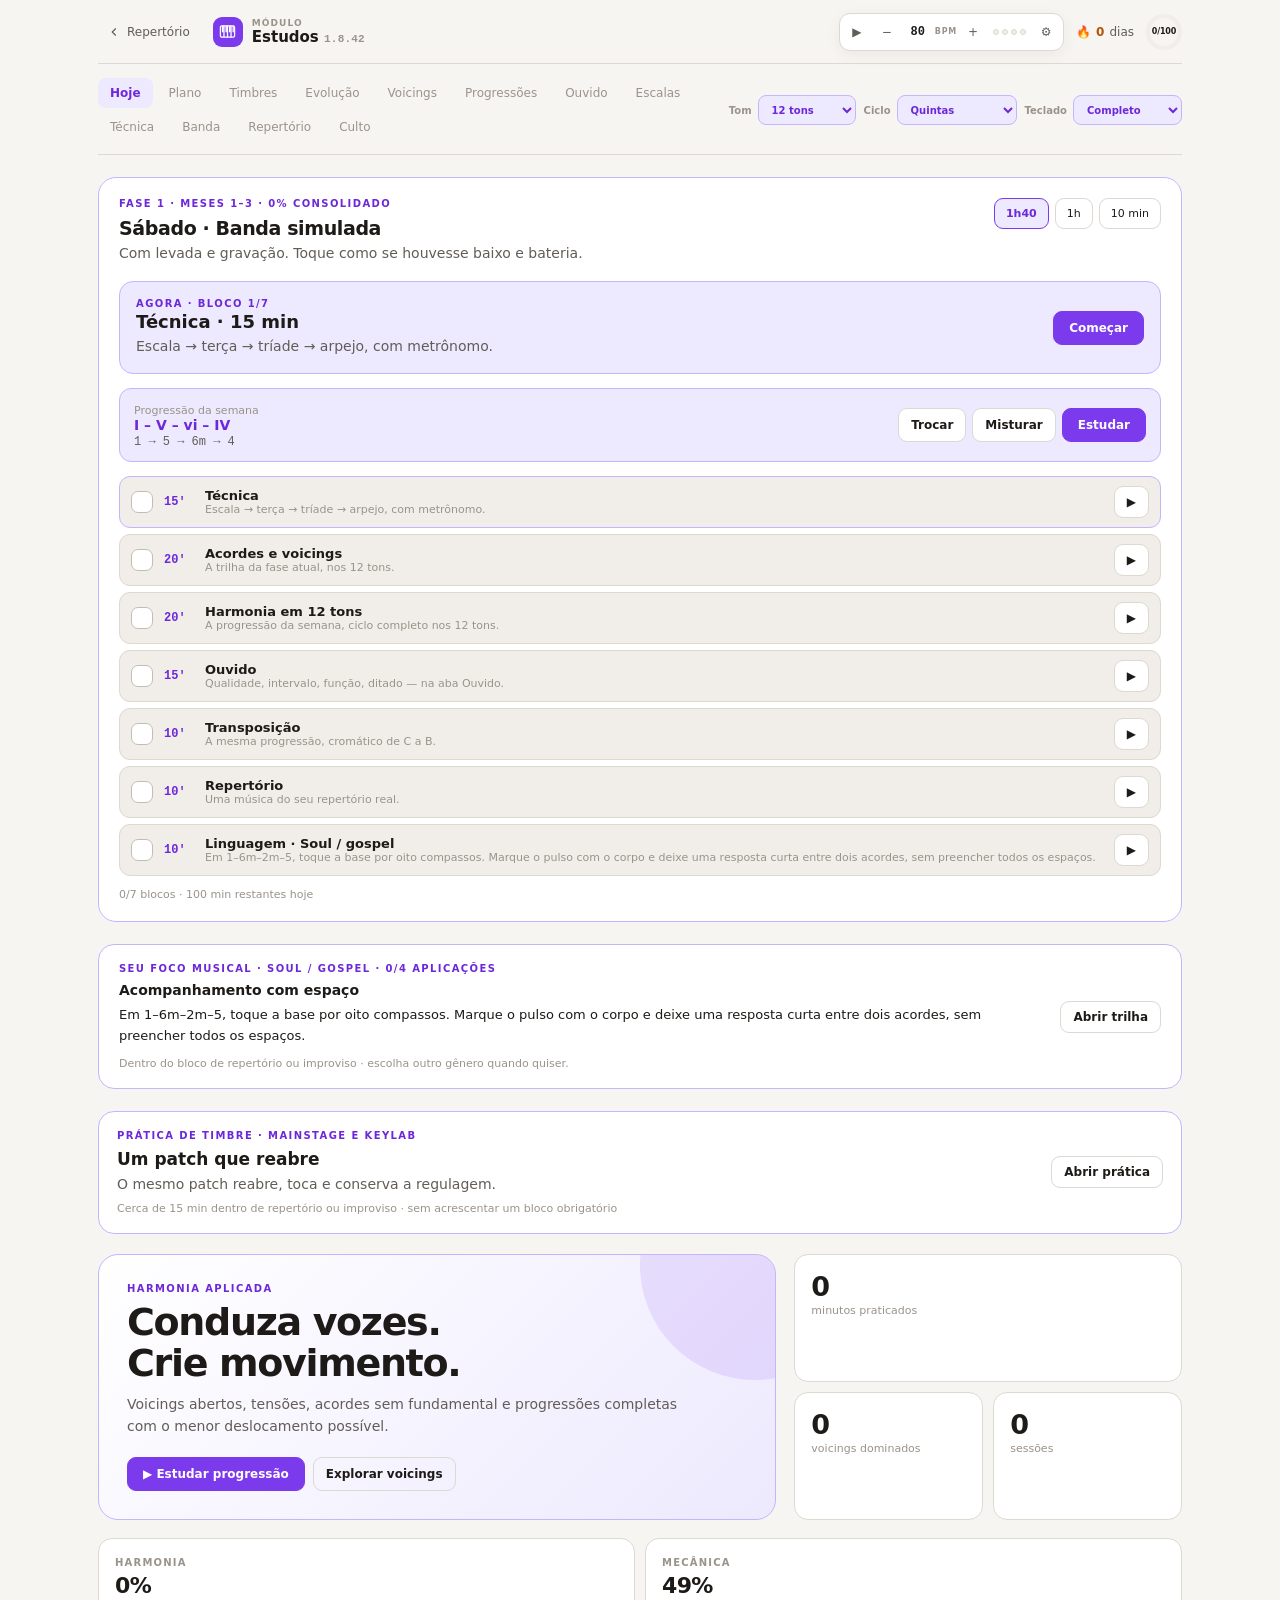
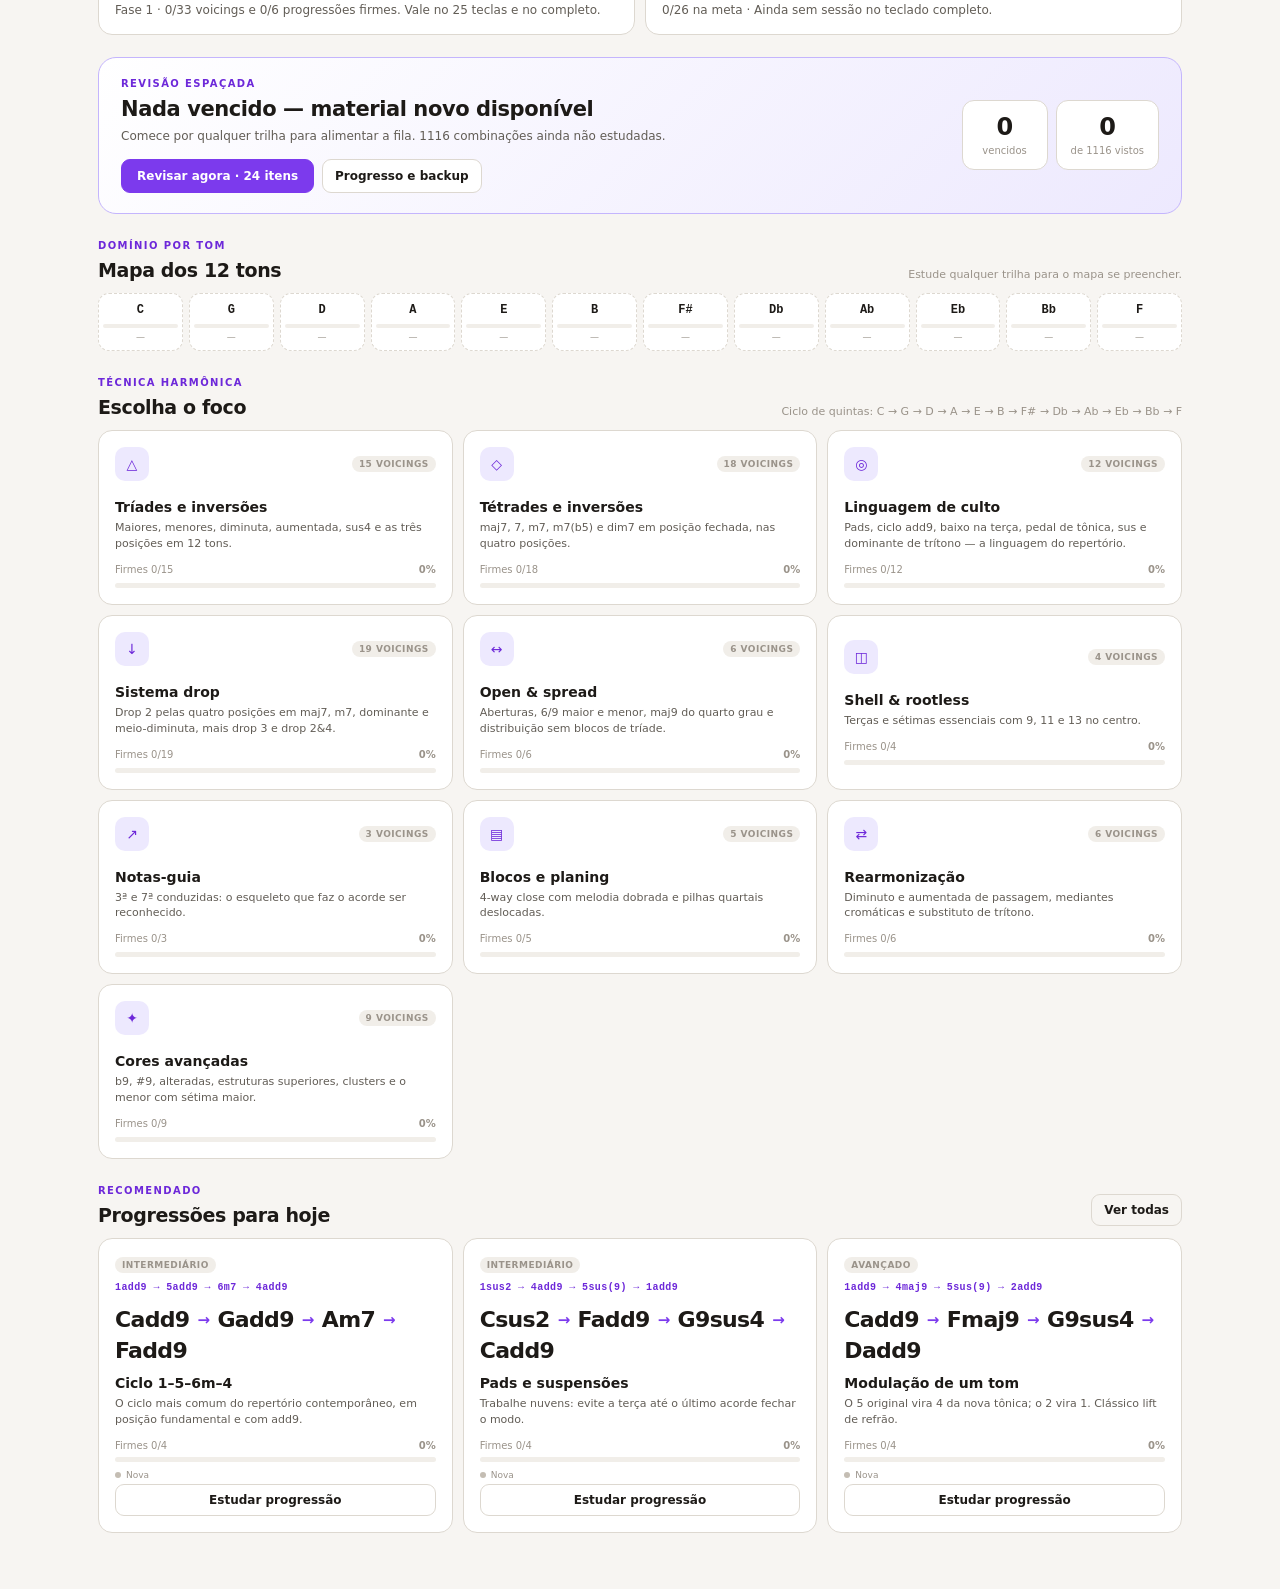
<file: estudos.html>
<!DOCTYPE html>
<html lang="pt-BR">
<head>
<meta charset="UTF-8">
<meta name="viewport" content="width=device-width, initial-scale=1.0">
<meta name="theme-color" content="#7c3aed">
<meta name="apple-mobile-web-app-capable" content="yes">
<meta name="mobile-web-app-capable" content="yes">
<meta name="apple-mobile-web-app-title" content="Estudos">
<meta name="apple-mobile-web-app-status-bar-style" content="default">
<title>Estudos · Repertório</title>
<link rel="manifest" href="manifest.json">
<link rel="icon" href="icons/icon.svg" type="image/svg+xml">
<link rel="apple-touch-icon" href="icons/apple-touch-icon.png">
<link rel="stylesheet" href="estudos.css">
</head>
<body>
<main class="shell">
  <header class="topbar">
    <a class="back" href="cifras.html" aria-label="Voltar ao repertório">
      <svg width="14" height="14" fill="none" stroke="currentColor" stroke-width="2" viewBox="0 0 24 24"><path d="m15 18-6-6 6-6"/></svg><span>Repertório</span>
    </a>
    <div class="brand"><span class="brand-mark"><svg width="17" height="17" fill="none" stroke="currentColor" stroke-width="1.8" viewBox="0 0 24 24"><rect x="2" y="4" width="20" height="16" rx="2"/><path d="M7 4v16M12 4v16M17 4v16M5 4v9M10 4v9M15 4v9M20 4v9"/></svg></span><span><small>Módulo</small>Estudos <span class="app-ver" data-app-ver aria-label="Versão"></span></span></div>
    <div class="top-progress">
      <div class="global-metro" aria-label="Metrônomo">
        <button class="global-metro-play" id="global-metro-play" onclick="toggleGlobalMetronome()" title="Tocar metrônomo" aria-label="Tocar metrônomo">&#9654;</button>
        <button onclick="changeBpm(-5)" title="Diminuir 5 BPM" aria-label="Diminuir 5 BPM">&minus;</button>
        <b id="global-metro-bpm">80</b><small>BPM</small>
        <button onclick="changeBpm(5)" title="Aumentar 5 BPM" aria-label="Aumentar 5 BPM">+</button>
        <span class="global-metro-dots" id="global-metro-dots" aria-hidden="true"><i></i><i></i><i></i><i></i></span>
        <button onclick="openMetroPanel()" title="Configurar metrônomo" aria-label="Configurar metrônomo">&#9881;</button>
      </div>
      <div class="streak">🔥 <b id="streak">0</b> dias</div>
      <div class="goal-wrap"><button class="goal-ring" id="goal-ring" type="button" onclick="abrirMeta(event)" title="Meta diária"><span id="goal-value">0/5</span></button><div class="goal-menu" id="goal-menu" hidden></div></div>
    </div>
  </header>

  <nav class="nav" aria-label="Áreas de estudo">
    <div class="nav-tabs">
    <button class="nav-btn active" data-view="today">Hoje</button>
    <button class="nav-btn" data-view="plan">Plano</button>
    <button class="nav-btn" data-view="timbres">Timbres</button>
    <button class="nav-btn" data-view="evolucao">Evolução</button>
    <button class="nav-btn" data-view="chords">Voicings</button>
    <button class="nav-btn" data-view="transitions">Progressões</button>
    <button class="nav-btn" data-view="ear">Ouvido</button>
    <button class="nav-btn" data-view="scales">Escalas</button>
    <button class="nav-btn" data-view="technique">Técnica</button>
    <button class="nav-btn" data-view="banda">Banda</button>
    <button class="nav-btn" data-view="songs">Repertório</button>
    <button class="nav-btn" data-view="culto">Culto</button>
    </div>
    <div class="nav-tools">
    <label class="key-picker"><span>Tom</span><select id="study-key" onchange="setStudyKey(this.value)"><option value="ALL" selected>12 tons</option><option>C</option><option>Db</option><option>D</option><option>Eb</option><option>E</option><option>F</option><option>F#</option><option>G</option><option>Ab</option><option>A</option><option>Bb</option><option>B</option></select></label>
    <label class="key-picker cycle-picker" id="cycle-picker"><span>Ciclo</span><select id="cycle-order" onchange="setCycleOrder(this.value)"><option value="fifths">Quintas</option><option value="fourths">Quartas</option><option value="chromatic">Cromático</option><option value="weak">Mais fracos</option><option value="random">Sorteio</option></select></label>
    <label class="key-picker" id="kb-picker"><span>Teclado</span><select id="kb-profile" onchange="setKbProfile(this.value)"><option value="full">Completo</option><option value="mini">25 teclas</option></select></label>
    <button class="btn ghost" id="kb-cal-btn" type="button" onclick="openKbCal()" hidden>Calibrar</button>
    </div>
  </nav>

  <section class="view active" id="view-today">
    <section class="plan-today" id="plan-today"></section>
    <section class="language-today" id="language-today" aria-label="Linguagem musical de hoje"></section>
    <section class="tone-today" id="tone-today" aria-label="Prática de timbre de hoje"></section>

    <div class="hero">
      <div class="hero-main">
        <div class="eyebrow">Harmonia aplicada</div>
        <h1>Conduza vozes.<br>Crie movimento.</h1>
        <p>Voicings abertos, tensões, acordes sem fundamental e progressões completas com o menor deslocamento possível.</p>
        <div class="hero-actions">
          <button class="btn primary" onclick="startExercise('axis-loop')">▶ Estudar progressão</button>
          <button class="btn ghost" onclick="showView('chords')">Explorar voicings</button>
        </div>
      </div>
      <div class="hero-stats">
        <div class="stat"><div class="stat-value" id="minutes-stat">0</div><div class="stat-label">minutos praticados</div></div>
        <div class="stat"><div class="stat-value" id="mastered-stat">0</div><div class="stat-label">voicings dominados</div></div>
        <div class="stat"><div class="stat-value" id="sessions-stat">0</div><div class="stat-label">sessões</div></div>
      </div>
    </div>

    <div class="ledger" id="ledger"></div>
    <div class="ponte-card" id="ponte-card" hidden></div>

    <section class="review-card" id="review-card"></section>

    <div class="section-head"><div><div class="eyebrow">Domínio por tom</div><h2>Mapa dos 12 tons</h2></div><p id="heat-note"></p></div>
    <div class="heat-strip" id="key-heat"></div>

    <div class="section-head"><div><div class="eyebrow">Técnica harmônica</div><h2>Escolha o foco</h2></div><p id="tone-context">As sessões percorrem os 12 tons</p></div>
    <div class="path-grid" id="path-grid"></div>

    <div class="section-head"><div><div class="eyebrow">Recomendado</div><h2>Progressões para hoje</h2></div><button class="btn ghost" onclick="showView('transitions')">Ver todas</button></div>
    <div class="exercise-grid" id="today-exercises"></div>
  </section>

  <section class="view" id="view-plan">
    <div class="section-head"><div><div class="eyebrow">12 meses</div><h1>O plano</h1></div><p>A fase avança quando o material passa pelos 12 tons — não quando o mês vira</p></div>
    <div class="plan-rule" id="plan-rule"></div>
    <section class="language-plan" id="language-plan" aria-label="Avanços entre gêneros"></section>
    <section class="review-card" id="exam-card" style="margin-top:14px"></section>
    <div class="section-head"><div><div class="eyebrow">Ciclo semanal</div><h2>Cada dia tem um trabalho</h2></div><p>Domingo é aplicação, não estudo</p></div>
    <div class="week-strip" id="week-strip"></div>
    <div class="section-head"><div><div class="eyebrow">Fases</div><h2>Do fundamento à fluência</h2></div></div>
    <div class="phase-grid" id="plan-grid"></div>
  </section>

  <section class="view" id="view-chords">
    <div class="section-head"><div><div class="eyebrow">Vocabulário harmônico</div><h1>Voicings e tríades</h1></div><p>Do fundamento aos sistemas drop e tensões avançadas</p></div>
    <div class="filters" id="chord-filters">
      <button class="filter active" data-filter="all">Todos</button>
      <button class="filter" data-filter="basic">Tríades</button>
      <button class="filter" data-filter="tetrad">Tétrades</button>
      <button class="filter" data-filter="inversion">Inversões</button>
      <button class="filter" data-filter="drop">Drops</button>
      <button class="filter" data-filter="open">Abertos</button>
      <button class="filter" data-filter="rootless">Shell / rootless</button>
      <button class="filter" data-filter="quartal">Quartais</button>
      <button class="filter" data-filter="tension">Tensões</button>
      <button class="filter" data-filter="guide">Notas-guia</button>
      <button class="filter" data-filter="block">Blocos</button>
      <button class="filter" data-filter="reharm">Rearmonização</button>
      <input class="search" id="chord-search" type="search" placeholder="Buscar acorde ou voicing…" autocomplete="off">
    </div>
    <div class="chord-grid" id="chord-grid"></div>
  </section>

  <section class="view" id="view-transitions">
    <div class="section-head"><div><div class="eyebrow">Harmonia em movimento</div><h1>Progressões e condução</h1></div><div id="exercise-module-stat" class="module-stat-slot"></div></div>
    <div class="exercise-grid" id="exercise-grid"></div>
    <div class="section-head"><div><div class="eyebrow">Modulação sob demanda</div><h2>De um tom para outro, sorteado</h2></div><p>A ponte é construída na hora para o par que sair</p></div>
    <div class="exercise-grid" id="mod-grid"></div>
  </section>

  <section class="view" id="view-ear">
    <div class="section-head"><div><div class="eyebrow">Ouvido dentro da harmonia</div><h1>Reconhecer antes de ler</h1></div><p>Qualidade, intervalo, função, ditado — e cantar o grau</p></div>
    <div class="ear-grid" id="ear-grid"></div>
  </section>

  <section class="view" id="view-scales">
    <div class="section-head"><div><div class="eyebrow">Mapa melódico</div><h1>Escalas e modos</h1></div><div id="scale-module-stat" class="module-stat-slot"></div></div>
    <div class="filters" id="scale-filters">
      <button class="filter active" data-scale-filter="all">Todas</button>
      <button class="filter" data-scale-filter="tonal">Maiores e menores</button>
      <button class="filter" data-scale-filter="mode">Modos gregos</button>
      <button class="filter" data-scale-filter="pentatonic">Pentatônicas</button>
      <button class="filter" data-scale-filter="advanced">Simétricas e alteradas</button>
    </div>
    <div class="scale-grid" id="scale-grid"></div>
  </section>

  <section class="view" id="view-songs">
    <div class="section-head"><div><div class="eyebrow">Do repertório para o estudo</div><h1>Suas músicas</h1></div><div id="song-module-stat" class="module-stat-slot"></div></div>
    <div class="filters">
      <select class="search" id="rep-filter" aria-label="Repertório" style="margin-left:0;min-width:200px"><option value="all">Todos os repertórios</option></select>
      <input class="search" id="song-search" type="search" placeholder="Buscar música…" autocomplete="off">
    </div>
    <section class="review-card" id="leitura-card" style="margin-bottom:14px"></section>
    <p class="song-source" id="song-source"></p>
    <div class="song-grid" id="song-grid"><div class="empty">Abra esta aba para carregar o repertório.</div></div>
  </section>

  <section class="view" id="view-culto">
    <div class="section-head"><div><div class="eyebrow">Do domingo para a semana</div><h1>Preparar o culto</h1></div><p>O repertório da escala vira o estudo da semana</p></div>
    <div id="culto-prep"></div>
    <div class="section-head"><div><div class="eyebrow">O momento sem cifra fixa</div><h2>Ministração</h2></div><p>Dinâmica medida pelo MIDI</p></div>
    <section class="review-card" id="minist-card"></section>
  </section>

  <section class="view" id="view-evolucao">
    <div class="section-head"><div><div class="eyebrow">Semana a semana</div><h1>Evolução</h1></div><p>As últimas 12 semanas</p></div>
    <div id="evo-body"></div>
  </section>

  <section class="view" id="view-banda">
    <div class="view-head">
      <h2>Improviso e leitura de banda</h2>
      <p class="muted">Dezesseis compassos com acompanhamento. Aqui não há acorde certo por item — mede-se o comportamento na passagem inteira: o que você tocou, quanto tocou e quando ficou quieto. Precisa do teclado MIDI.</p>
    </div>
    <div class="grid" id="banda-grid"></div>
  </section>

  <section class="view" id="view-technique">
    <div class="section-head"><div><div class="eyebrow">Mecânica musical</div><h1>Agilidade para frases</h1></div><div id="technique-module-stat" class="module-stat-slot"></div></div>
    <div class="filters" id="technique-filters">
      <button class="filter active" data-tech-filter="all">Todos</button>
      <button class="filter" data-tech-filter="independence">Independência</button>
      <button class="filter" data-tech-filter="sequence">Sequências</button>
      <button class="filter" data-tech-filter="phrase">Fraseado</button>
      <button class="filter" data-tech-filter="arpeggio">Arpejos</button>
      <button class="filter" data-tech-filter="lefthand">Mão esquerda</button>
      <button class="filter" data-tech-filter="dinamica">Dinâmica</button>
    </div>
    <div class="technique-grid" id="technique-grid"></div>
  </section>
  <section class="view" id="view-timbres" aria-label="Estudo de timbres e ferramentas">
    <div id="tone-study"></div>
  </section>
</main>

<div class="overlay" id="detail-overlay" role="dialog" aria-modal="true" aria-labelledby="detail-name">
  <div class="sheet">
    <div class="sheet-head"><div><div class="eyebrow">Mapa do voicing</div><h2 id="detail-name"></h2></div><button class="sheet-close" onclick="closeOverlay('detail-overlay')" aria-label="Fechar">×</button></div>
    <div class="chord-detail" id="chord-detail"></div>
  </div>
</div>

<div class="overlay" id="setup-overlay" role="dialog" aria-modal="true" aria-labelledby="setup-title">
  <div class="sheet" style="max-width:560px"><div class="setup">
    <div class="eyebrow">Nova sessão</div><h2 id="setup-title">Prepare seu treino</h2><p class="muted" id="setup-tone">O foco é manter a região e conduzir cada voz conscientemente.</p>
    <div class="setup-section"><div class="setup-label">Foco</div><div class="choice-row" id="focus-choices"></div></div>
    <div class="setup-section"><div class="setup-label">Duração</div><div class="choice-row" id="duration-choices"><button class="choice active" data-duration="3">3 min</button><button class="choice" data-duration="5">5 min</button><button class="choice" data-duration="10">10 min</button></div></div>
    <div class="setup-section"><div class="setup-label">Exibição</div><div class="choice-row" id="degree-choices">
      <button class="choice" data-degree="notes" type="button" onclick="setDegreeMode(false)" title="Nome do acorde, notas e teclado">Notas</button>
      <button class="choice" data-degree="graus" type="button" onclick="setDegreeMode(true)" title="Pede o grau; as notas somem · G">Graus</button>
    </div></div>
    <div class="setup-section"><div class="setup-label">Modos</div><div class="choice-row">
      <button class="choice" id="speak-choice" onclick="toggleSpeak()" title="Fala o grau em voz alta a cada troca">Falar o grau</button>
      <button class="choice" id="hide-choice2" onclick="toggleInlineKeyboard()" title="Teclado fixo ao lado do acorde">Teclado fixo</button>
      <button class="choice" id="chain-choice" onclick="toggleSessionChain()" title="Ao terminar, segue para a próxima trilha ou lote de revisão sem reabrir o setup">Encadear próximo</button>
      <button class="choice" id="inv-choice" onclick="toggleInvLivre()" title="Qualquer inversão do grau vale. A nota cai se a mão andar mais que o caminho curto">Sua inversão</button>
      <button class="choice" id="rito-choice" onclick="toggleOuvirCantar()" title="Na primeira vez de cada acorde: ouça, cante a fundamental, depois toque">Ouvir, cantar, tocar</button>
    </div></div>
    <div class="setup-section"><div class="setup-label">Camada de densidade</div><div class="choice-row" id="density-choices"></div></div>
    <div class="setup-section"><div class="setup-label">Região e mãos</div><div class="choice-row" id="region-choices"></div></div>
    <div class="setup-section"><div class="setup-label">Exigência do MIDI</div><div class="choice-row" id="strict-choices"></div></div>
    <div class="setup-section"><div class="setup-label">Dinâmica <small style="font-weight:400;opacity:.7">— precisa do teclado MIDI</small></div><div class="choice-row" id="din-choices"></div></div>
    <div class="setup-section"><div class="setup-label">Metrônomo</div><div class="choice-row" style="align-items:center;gap:9px"><button class="choice" id="metro-choice">Pulso sonoro</button><div class="bpm-box"><button type="button" onclick="changeBpm(-5)">&minus;</button><b id="setup-bpm">80</b><small>BPM</small><button type="button" onclick="changeBpm(5)">+</button></div></div></div>
    <div class="setup-section"><div class="setup-label">Avanço automático</div><div class="choice-row" id="advance-choices"><button class="choice" data-adv="0">Manual</button><button class="choice" data-adv="4">1 compasso</button><button class="choice" data-adv="8">2 compassos</button><button class="choice" data-adv="16">4 compassos</button></div></div>
    <div class="setup-foot"><button class="btn" onclick="closeOverlay('setup-overlay')">Cancelar</button><button class="btn primary" onclick="startSession()">Começar</button></div>
  </div></div>
</div>

<div class="overlay" id="session-overlay" role="dialog" aria-modal="true" aria-label="Sessão de prática">
  <div class="session">
    <div class="session-top"><button class="sheet-close" onclick="requestEndSession()" aria-label="Encerrar">×</button><div><div class="session-title" id="session-title">Prática</div><div class="session-pos" id="session-pos"></div></div>
      <div class="view-mode" role="group" aria-label="Exibição do acorde">
        <button type="button" class="view-mode-btn active" id="session-mode-notes" onclick="setDegreeMode(false)" aria-pressed="true">Notas</button>
        <button type="button" class="view-mode-btn" id="session-mode-degrees" onclick="setDegreeMode(true)" aria-pressed="false">Graus</button>
      </div>
      <div class="session-clock"><div class="session-time" id="session-time">00:00</div><button class="btn ghost" type="button" id="session-pause" onclick="toggleSessionPause()">Pausar</button></div></div>
    <div class="session-body">
      <div class="prompt-side">
        <div class="prompt-label" id="prompt-label">Forme o acorde</div>
        <div class="prompt-chord" id="prompt-chord">G</div>
        <div class="prompt-notes" id="prompt-notes"></div>
        <div class="prompt-fingers" id="prompt-fingers"></div>
        <div class="response-time" id="response-time"></div>
        <div class="prompt-tip" id="prompt-tip"></div>
        <div class="prompt-actions">
          <button class="btn" onclick="peekVoicing()">Ver voicing · D</button>
          <button class="btn" onclick="playCurrentChord()">Ouvir · O</button>
          <button class="btn" id="density-btn" onclick="stepDensity(1)" title="Próxima camada · C (shift+C volta)">Camada</button>
          <button class="btn" id="ear-btn" onclick="session&&session.ear?revealEar():toggleEar()">Modo ouvido</button>
        </div>
        <div class="prompt-kb" id="prompt-kb"></div>
        <div class="prompt-next" id="prompt-next"></div>
      </div>
      <div class="practice-side" id="practice-side"></div>
    </div>
    <div class="session-transport">
      <div class="transport-main">
        <button class="transport-btn" id="transport-play" onclick="toggleTransport()" title="Tocar/pausar pulso (P)">&#9654;</button>
        <button class="transport-btn" id="transport-sound" onclick="toggleSessionSound()" title="Som do metrônomo (M)">&#128266;</button>
        <div class="bpm-box"><button type="button" onclick="changeBpm(-5)" title="-5 BPM">&minus;</button><b id="bpm-value">80</b><small>BPM</small><button type="button" onclick="changeBpm(5)" title="+5 BPM">+</button></div>
        <button class="transport-btn" style="width:auto;padding:0 10px;font-size:11px" onclick="tapTempo()" title="Bater o andamento">TAP</button>
        <div class="beat-dots" id="beat-dots"><i></i><i></i><i></i><i></i></div>
        <button class="transport-btn" onclick="openMetroPanel()" title="Configurar metrônomo">&#9881;</button>
        <button class="transport-btn" id="rec-btn" onclick="toggleRec()" title="Gravar esta passagem">&#9679;</button>
        <button class="transport-btn" id="rec-play" style="display:none" title="Ouvir a gravação">&#9199;</button>
        <button class="transport-btn" id="midi-btn" onclick="toggleMidi()" title="Teclado MIDI">&#127929;</button>
        <span class="midi-note" id="midi-note"></span>
        <div class="groove-grid" id="groove-grid" style="display:none" aria-hidden="true"></div>
      </div>
      <div class="transport-advance">
        <span class="adv-note" id="adv-note">avanço manual</span>
        <div class="adv-row" id="adv-row">
          <button class="adv" data-adv="0" onclick="setAdvance(0)">Manual</button>
          <button class="adv" data-adv="4" onclick="setAdvance(4)">1 compasso</button>
          <button class="adv" data-adv="8" onclick="setAdvance(8)">2 compassos</button>
          <button class="adv" data-adv="16" onclick="setAdvance(16)">4 compassos</button>
        </div>
      </div>
    </div>
    <div class="session-foot"><span class="rate-label" id="rate-label">Como ficou?</span><span class="shortcut-hint">espaço próximo · ←/→ navega · 1·2·3 avalia · G grau · C camada · H mãos · R ouvido · D voicing · M som · P pulso</span><button class="rate hard" onclick="rateCurrent(0)">Repetir · 1</button><button class="rate" onclick="rateCurrent(1)">Quase · 2</button><button class="rate good" onclick="rateCurrent(2)">Firme · 3</button></div>
  </div>
</div>

<div class="overlay" id="exam-overlay" role="dialog" aria-modal="true" aria-label="Teste de fluência">
  <div class="sheet" style="max-width:660px">
    <div class="sheet-head"><div><div class="eyebrow">Teste mensal</div><h2>Fluência</h2></div><button class="sheet-close" onclick="exam=null;examStep=null;closeOverlay('exam-overlay')" aria-label="Fechar">×</button></div>
    <div class="exam-live" id="exam-live"></div>
  </div>
</div>

<div class="overlay" id="journal-overlay" role="dialog" aria-modal="true" aria-label="Diário de culto">
  <div class="sheet" style="max-width:600px">
    <div class="sheet-head"><div><div class="eyebrow">Domingo</div><h2>Diário de culto</h2></div><button class="sheet-close" onclick="closeOverlay('journal-overlay')" aria-label="Fechar">×</button></div>
    <div class="journal-live" id="journal-live"></div>
  </div>
</div>

<div class="overlay" id="leitura-overlay" role="dialog" aria-modal="true" aria-label="Leitura à primeira vista">
  <div class="sheet" style="max-width:600px">
    <div class="sheet-head"><div><div class="eyebrow">Primeira vista</div><h2>Leia e toque</h2></div><button class="sheet-close" onclick="stopLeitura()" aria-label="Fechar">×</button></div>
    <div class="banda-live" id="leitura-live"></div>
  </div>
</div>

<div class="overlay" id="banda-overlay" role="dialog" aria-modal="true" aria-label="Improviso e banda">
  <div class="sheet" style="max-width:560px">
    <div class="sheet-head"><div><div class="eyebrow">Passagem</div><h2>Toque por cima</h2></div><button class="sheet-close" onclick="stopBanda()" aria-label="Fechar">×</button></div>
    <div class="banda-live" id="banda-live"></div>
  </div>
</div>

<div class="overlay" id="minist-overlay" role="dialog" aria-modal="true" aria-label="Ministração">
  <div class="sheet" style="max-width:560px">
    <div class="sheet-head"><div><div class="eyebrow">Ministração</div><h2>Siga a curva</h2></div><button class="sheet-close" onclick="stopMinist()" aria-label="Fechar">×</button></div>
    <div class="banda-live" id="minist-live"></div>
  </div>
</div>

<div class="overlay" id="ear-overlay" role="dialog" aria-modal="true" aria-label="Treino de ouvido">
  <div class="sheet" style="max-width:620px">
    <div class="sheet-head"><div><div class="eyebrow">Treino de ouvido</div><h2>Identifique pelo som</h2></div><button class="sheet-close" onclick="hideEar()" aria-label="Recolher">×</button></div>
    <div class="ear-live" id="ear-live"></div>
  </div>
</div>

<div class="overlay" id="metro-overlay" role="dialog" aria-modal="true" aria-labelledby="metro-title">
  <div class="sheet" style="max-width:600px">
    <div class="sheet-head"><div><div class="eyebrow">Metrônomo</div><h2 id="metro-title">Pulso, subdivisão e progressão de tempo</h2></div><button class="sheet-close" onclick="closeOverlay('metro-overlay')" aria-label="Fechar">×</button></div>
    <div class="metro-panel" id="metro-panel"></div>
  </div>
</div>

<div class="overlay" id="data-overlay" role="dialog" aria-modal="true" aria-labelledby="data-title">
  <div class="sheet" style="max-width:620px">
    <div class="sheet-head"><div><div class="eyebrow">Progresso</div><h2 id="data-title">Backup e transferência</h2></div><button class="sheet-close" onclick="closeOverlay('data-overlay')" aria-label="Fechar">×</button></div>
    <div class="data-panel" id="data-panel"></div>
  </div>
</div>

<div class="overlay" id="peek-overlay" role="dialog" aria-modal="true" aria-labelledby="peek-name">
  <div class="sheet" style="max-width:640px">
    <div class="sheet-head"><div><div class="eyebrow">Conferir voicing</div><h2 id="peek-name"></h2></div><button class="sheet-close" onclick="closeOverlay('peek-overlay')" aria-label="Fechar">×</button></div>
    <div class="peek-body" id="peek-body"></div>
  </div>
</div>

<div class="overlay" id="kb-overlay" role="dialog" aria-modal="true" aria-labelledby="kb-cal-title">
  <div class="sheet" style="max-width:480px">
    <div class="sheet-head"><div><div class="eyebrow">M-VAVE e outros 25 teclas</div><h2 id="kb-cal-title">Tessitura</h2></div><button class="sheet-close" onclick="closeKbCal()" aria-label="Fechar">×</button></div>
    <div class="setup" id="kb-cal-body"></div>
  </div>
</div>

<div class="overlay" id="summary-overlay" role="dialog" aria-modal="true" aria-labelledby="summary-title"><div class="sheet" style="max-width:520px"><div class="summary" id="summary"></div></div></div>

<div class="overlay" id="scale-overlay" role="dialog" aria-modal="true" aria-labelledby="scale-name">
  <div class="sheet">
    <div class="sheet-head"><div><div class="eyebrow">Mapa da escala</div><h2 id="scale-name"></h2></div><button class="sheet-close" onclick="closeOverlay('scale-overlay')" aria-label="Fechar">×</button></div>
    <div class="scale-detail" id="scale-detail"></div>
  </div>
</div>

<div class="overlay" id="technique-overlay" role="dialog" aria-modal="true" aria-label="Treino técnico">
  <div class="sheet" style="max-width:620px">
    <div class="sheet-head"><div><div class="eyebrow" id="technique-eyebrow">Treino no seu tempo</div><h2 id="technique-heading">Precisão antes da velocidade</h2></div>
      <div class="tech-midi-bar">
        <button class="transport-btn" id="tech-midi-btn" type="button" onclick="toggleMidi()" title="Teclado MIDI">&#127929;</button>
        <span class="midi-note" id="tech-midi-note"></span>
      </div>
      <button class="sheet-close" onclick="stopTechnique()" aria-label="Encerrar">×</button>
    </div>
    <div class="technique-live" id="technique-live"></div>
  </div>
</div>

<div class="block-bar" id="block-bar"></div>

<script src="versao.js"></script>
<script src="metronomo.js"></script>
<script src="graus.js"></script>
<script src="estudos.js"></script>
<script src="estudos-ouvido.js"></script>
<script src="estudos-banda.js"></script>
<script src="estudos-culto.js"></script>
<script src="estudos-timbres.js"></script>
<script src="estudos-plano.js"></script>
</body>
</html>
</file>
<file: estudos.css>
:root{
  --bg:#f7f5f2;--surface:#fff;--surface2:#f1eee9;--border:#ddd8d0;--border-strong:#c4bdb3;
  --text:#1d1a17;--text2:#625d56;--text3:#9a938a;--accent:#7c3aed;--accent2:#ede9fe;
  --accent-border:#c4b5fd;--accent-text:#6d28d9;--green:#16845b;--green-bg:#eaf8f1;
  --amber:#b45309;--amber-bg:#fff7e6;--red:#c2413b;--shadow:0 18px 50px rgba(36,27,20,.12);
}
/* Timbres: a aula permanece legível no desktop e no teclado/celular. */
.tone-today{display:flex;align-items:center;justify-content:space-between;gap:18px;padding:18px;border:1px solid var(--accent-border);border-radius:16px;background:var(--surface);margin:0 0 20px}
.tone-today h3{margin:5px 0;font-size:17px}.tone-today p{max-width:72ch;color:var(--text2);line-height:1.5}.tone-today small{display:block;margin-top:7px;color:var(--text3);font-size:11px}.tone-today .btn{flex-shrink:0}
.tone-head{display:flex;align-items:center;justify-content:space-between;gap:24px;margin:30px 0 24px}.tone-head h1{font-size:clamp(26px,4vw,38px);letter-spacing:-.045em;margin:7px 0 10px;line-height:1.12}.tone-head p{color:var(--text2);line-height:1.6;max-width:65ch}
.tone-progress{min-width:150px}.tone-progress>b{font-size:28px;letter-spacing:-.04em}.tone-progress>span{display:block;font-size:11px;color:var(--text2);margin:4px 0 10px}
.tone-toolbar{display:flex;align-items:center;justify-content:space-between;gap:14px;flex-wrap:wrap;margin:0 0 22px}.tone-toolbar .choice-row{flex-wrap:wrap}
.tone-genre,.tone-search,.tone-availability,.tone-field{display:grid;gap:7px;color:var(--text2);font-size:12px;font-weight:650}
.tone-genre select,.tone-search input,.tone-availability select,.tone-field input,.tone-field textarea{max-width:100%;min-width:0;border:1px solid var(--border-strong);border-radius:9px;padding:10px 12px;background:var(--surface);color:var(--text);font:inherit;font-weight:400}
.tone-field{margin-top:16px}.tone-field textarea{font-family:inherit;line-height:1.6;resize:vertical}.tone-field input:focus,.tone-field textarea:focus,.tone-search input:focus{outline:2px solid var(--accent-border);outline-offset:2px}
.tone-course{display:grid;grid-template-columns:230px minmax(0,1fr);gap:22px;align-items:start}.tone-module-list{display:grid;gap:5px;position:sticky;top:136px;max-height:calc(100vh - 160px);overflow-y:auto;padding-right:6px}
.tone-module{display:grid;gap:6px;width:100%;text-align:left;padding:12px 13px;border:1px solid transparent;border-radius:11px;background:transparent;line-height:1.35}.tone-module span{font-weight:650;font-size:12px}.tone-module small{color:var(--text3);font-size:10px}.tone-module.active{background:var(--accent2);border-color:var(--accent-border);color:var(--accent-text)}.tone-module:hover{border-color:var(--border-strong)}
.tone-lesson-column{min-width:0}.tone-module-intro p{margin:7px 0 16px;color:var(--text2);line-height:1.5}.tone-lesson-picker{display:flex;gap:6px;flex-wrap:wrap;margin:0 0 14px}.tone-lesson-picker .choice{font-size:11px;padding:8px 10px}
.tone-lesson{border:1px solid var(--border);border-radius:18px;background:var(--surface);padding:24px}.tone-lesson h2{font-size:25px;letter-spacing:-.035em;margin:8px 0 16px}.tone-lesson p{font-size:13px;line-height:1.65;color:var(--text2)}.tone-use{margin-bottom:18px}.tone-practice{padding-left:23px;display:grid;gap:12px;line-height:1.7;font-size:14px}.tone-practice li{padding-left:4px}.tone-practice li::marker{font-weight:750;color:var(--accent-text)}
.tone-listen{background:var(--green-bg);border:1px solid color-mix(in srgb,var(--green) 35%,transparent);border-radius:12px;padding:15px;margin:22px 0 16px}.tone-listen>b{font-size:12px;color:var(--green)}.tone-listen p{margin-top:5px;color:var(--text)}
.tone-actions{display:flex;align-items:center;flex-wrap:wrap;gap:9px;margin:16px 0 10px}.tone-actions a.btn{text-decoration:none}.tone-actions .btn:disabled{opacity:.45;cursor:not-allowed}.tone-note{font-size:12px!important;line-height:1.65!important;color:var(--text2);margin:12px 0 18px;max-width:100ch}.tone-warning{background:var(--amber-bg);border-radius:9px;padding:12px;margin-bottom:15px;color:var(--amber)!important}
.tone-checklist{border:0;border-top:1px solid var(--border);padding:18px 0 0;margin:24px 0 0}.tone-checklist legend{font-size:12px;font-weight:750;padding-right:10px}.tone-checklist label{display:flex;align-items:flex-start;gap:10px;padding:8px 0;line-height:1.5;font-size:12px;color:var(--text2)}.tone-checklist input{margin-top:2px;width:17px;height:17px;flex-shrink:0;accent-color:var(--accent)}
.tone-related-title{font-size:17px;margin:28px 0 8px}.tone-ref-grid{display:grid;grid-template-columns:repeat(2,minmax(0,1fr));gap:13px}.tone-ref{padding:20px;border:1px solid var(--border);border-radius:15px;background:var(--surface);min-width:0}.tone-ref h3{font-size:19px;margin:7px 0 14px;letter-spacing:-.025em}.tone-ref p{font-size:12px;color:var(--text2);line-height:1.7;margin-bottom:10px}.tone-ref small{font-size:10px;color:var(--text3)}.tone-ref .btn{font-size:11px}
.tone-setup-head{display:flex;justify-content:space-between;align-items:center;gap:20px}.tone-setup-head h2{font-size:25px}.tone-search{width:min(350px,100%)}.tone-resource-grid{display:grid;grid-template-columns:repeat(3,minmax(0,1fr));gap:13px}.tone-resource{padding:18px;border:1px solid var(--border);border-radius:15px;background:var(--surface);min-width:0}.tone-resource-top{display:flex;justify-content:space-between;align-items:center;gap:8px;flex-wrap:wrap}.tone-resource-top small{font-size:10px;color:var(--text3)}.tone-resource h3{font-size:18px;margin:14px 0 10px;letter-spacing:-.025em}.tone-resource p{font-size:12px;color:var(--text2);line-height:1.65;margin:10px 0}.tone-resource details{font-size:12px;margin:14px 0;overflow-wrap:anywhere}.tone-resource summary{cursor:pointer;color:var(--text2)}.tone-resource>a{display:inline-block;font-size:12px;margin-top:16px;color:var(--accent-text)}.tone-availability select{width:100%;font-size:11px}.tone-sources{border-top:1px solid var(--border);margin-top:30px;padding-top:18px;color:var(--text2);font-size:12px;line-height:1.75}.tone-sources summary{cursor:pointer;font-weight:700}.tone-sources p{margin:12px 0}.tone-sources ul{padding-left:20px}.tone-sources a{color:var(--accent-text)}
@media(max-width:850px){.tone-course{grid-template-columns:180px minmax(0,1fr);gap:14px}.tone-lesson{padding:19px}.tone-ref-grid{grid-template-columns:1fr}.tone-resource-grid{grid-template-columns:repeat(2,minmax(0,1fr))}}
@media(max-width:600px){.tone-head{align-items:flex-start;gap:16px;flex-direction:column}.tone-progress{width:100%}.tone-progress>b{font-size:23px}.tone-course{grid-template-columns:1fr}.tone-module-list{position:static;max-height:none;display:flex;overflow-x:auto;gap:7px;padding-bottom:8px}.tone-module{min-width:170px;max-width:200px;border-color:var(--border);background:var(--surface)}.tone-lesson{padding:18px}.tone-lesson h2{font-size:23px}.tone-today{align-items:flex-start;flex-direction:column}.tone-resource-grid{grid-template-columns:1fr}.tone-setup-head{align-items:flex-start;flex-direction:column}.tone-search{width:100%}.tone-toolbar{align-items:flex-start}.tone-genre{width:100%}.tone-toolbar .choice{font-size:11px;padding:9px}.tone-actions .btn{white-space:normal;text-align:center}.tone-ref{padding:18px}}
@media(prefers-color-scheme:dark){:root{
  --bg:#17151a;--surface:#211e25;--surface2:#2a2630;--border:#3c3741;--border-strong:#554d5d;
  --text:#f0ece7;--text2:#aaa2b0;--text3:#706876;--accent:#a78bfa;--accent2:#302548;
  --accent-border:#594482;--accent-text:#c4b5fd;--green:#5dd6a2;--green-bg:#19362b;
  --amber:#f6b95f;--amber-bg:#382a16;--red:#fb8c86;--shadow:0 18px 50px rgba(0,0,0,.3)
}}
*{box-sizing:border-box;margin:0;padding:0}
body{min-height:100vh;background:var(--bg);color:var(--text);font-family:system-ui,-apple-system,sans-serif;font-size:14px}
button,input,select{font:inherit}button{cursor:pointer;color:inherit;touch-action:manipulation}a{color:inherit}
.shell{width:min(1120px,100%);margin:0 auto;padding:0 18px 56px}
.topbar{height:64px;display:flex;align-items:center;gap:14px;position:sticky;top:0;z-index:20;background:color-mix(in srgb,var(--bg) 92%,transparent);backdrop-filter:blur(14px);border-bottom:1px solid var(--border)}
.back{display:flex;align-items:center;gap:6px;text-decoration:none;color:var(--text2);font-size:12px;padding:7px 9px;border-radius:8px}
.back:hover{background:var(--surface2);color:var(--accent-text)}
.brand{display:flex;align-items:center;gap:9px;font-weight:750;font-size:15px;white-space:nowrap}
.brand-mark{width:30px;height:30px;display:grid;place-items:center;border-radius:9px;background:var(--accent);color:#fff}
.brand small{display:block;color:var(--text3);font-size:9px;font-weight:700;letter-spacing:.12em;text-transform:uppercase}
.app-ver{font:600 11px/1 ui-monospace,SFMono-Regular,Menlo,monospace;color:var(--text3);letter-spacing:.02em;font-style:normal;text-transform:none}
.top-progress{margin-left:auto;display:flex;align-items:center;gap:12px}
.global-metro{height:38px;display:flex;align-items:center;gap:2px;padding:3px;border:1px solid var(--border);border-radius:11px;background:var(--surface);box-shadow:0 4px 16px color-mix(in srgb,var(--text) 5%,transparent)}
.global-metro button{width:28px;height:30px;border:0;border-radius:8px;background:transparent;color:var(--text2);display:grid;place-items:center;font-size:12px}.global-metro button:hover{background:var(--surface2);color:var(--accent-text)}.global-metro .global-metro-play.on{background:var(--accent);color:#fff}
.global-metro b{min-width:30px;text-align:center;font:800 12px ui-monospace,SFMono-Regular,Menlo,monospace}.global-metro small{font-size:8px;font-weight:800;letter-spacing:.1em;color:var(--text3)}
.global-metro-dots{display:flex;align-items:center;gap:3px;padding:0 4px}.global-metro-dots i{width:6px;height:6px;border-radius:50%;background:var(--surface2);border:1px solid var(--border)}.global-metro-dots i.on{background:var(--accent);border-color:var(--accent);transform:scale(1.2)}.global-metro-dots i.down{background:var(--green);border-color:var(--green)}.global-metro-dots i.muted{opacity:.45}
.streak{display:flex;align-items:center;gap:5px;font-size:12px;color:var(--text2)}
.streak b{color:var(--amber)}
.goal-ring{--p:0;width:36px;height:36px;border-radius:50%;display:grid;place-items:center;background:conic-gradient(var(--accent) calc(var(--p)*1%),var(--surface2) 0);position:relative}
.goal-ring::after{content:"";position:absolute;inset:4px;border-radius:50%;background:var(--bg)}
.goal-ring span{position:relative;z-index:1;font-size:9px;font-weight:800}
.goal-ring{border:0;padding:0;cursor:pointer;color:inherit}
.goal-ring.longa span{font-size:8px;letter-spacing:-.02em}
.goal-wrap{position:relative}
.goal-menu{position:absolute;right:0;top:calc(100% + 6px);z-index:60;display:flex;flex-direction:column;min-width:170px;padding:4px;background:var(--surface);border:1px solid var(--border);border-radius:10px;box-shadow:0 10px 28px rgba(0,0,0,.25)}
.goal-menu[hidden]{display:none}
.goal-opt{text-align:left;padding:7px 10px;border:0;border-radius:7px;background:none;color:var(--text);font-size:12px;cursor:pointer}
.goal-opt:hover{background:var(--surface2)}
.goal-opt.on{color:var(--accent);font-weight:700}
.nav{display:flex;flex-wrap:wrap;align-items:center;gap:8px 14px;padding:14px 0 12px;border-bottom:1px solid var(--border)}
.nav-tabs{display:flex;flex-wrap:wrap;gap:4px;flex:1 1 320px}
.nav-tools{display:flex;flex-wrap:wrap;align-items:center;gap:8px;margin-left:auto}
.nav-btn{border:0;background:none;border-radius:8px;padding:8px 12px;font-size:12px;color:var(--text3);white-space:nowrap}
.nav-btn:hover{background:var(--surface2);color:var(--text)}
.nav-btn.active{background:var(--accent2);color:var(--accent-text);font-weight:700}
.key-picker{display:flex;align-items:center;gap:6px;font-size:10px;font-weight:750;color:var(--text3);white-space:nowrap}
.key-picker select{height:30px;border:1px solid var(--accent-border);border-radius:8px;background:var(--accent2);color:var(--accent-text);font-weight:800;padding:0 24px 0 9px;outline:none}
.cycle-picker{margin-left:0}
.view{display:none;padding-top:22px}.view.active{display:block}
.eyebrow{font-size:10px;letter-spacing:.14em;text-transform:uppercase;font-weight:800;color:var(--accent-text);margin-bottom:8px}
h1{font-size:clamp(25px,4vw,38px);line-height:1.08;letter-spacing:-.035em}h2{font-size:19px;letter-spacing:-.02em}h3{font-size:14px}
.muted{color:var(--text2);line-height:1.55}.tiny{font-size:11px;color:var(--text3)}
.hero{display:grid;grid-template-columns:minmax(0,1.4fr) minmax(270px,.8fr);gap:18px;margin-bottom:28px}
.hero-main{border:1px solid var(--accent-border);border-radius:20px;padding:28px;background:linear-gradient(135deg,var(--surface),var(--accent2));position:relative;overflow:hidden}
.hero-main::after{content:"";position:absolute;width:230px;height:230px;border-radius:50%;right:-95px;top:-105px;background:color-mix(in srgb,var(--accent) 12%,transparent)}
.hero-main p{max-width:580px;margin:10px 0 20px;color:var(--text2);line-height:1.55;position:relative;z-index:1}
.hero-actions{display:flex;gap:8px;flex-wrap:wrap;position:relative;z-index:1}
.btn{border:1px solid var(--border);background:var(--surface);border-radius:9px;padding:8px 12px;font-size:12px;font-weight:650;display:inline-flex;align-items:center;justify-content:center;gap:7px}
.btn:hover{border-color:var(--accent-border);color:var(--accent-text)}
.btn.primary{border-color:var(--accent);background:var(--accent);color:#fff;padding:9px 15px}
.btn.primary:hover{filter:brightness(1.08)}.btn.ghost{background:transparent}
.hero-stats{display:grid;grid-template-columns:1fr 1fr;gap:10px}
.ledger{display:grid;grid-template-columns:1fr 1fr;gap:10px;margin:-10px 0 22px}
.ledger article{border:1px solid var(--border);background:var(--surface);border-radius:14px;padding:14px 16px}
.ledger span{font-size:10px;letter-spacing:.12em;text-transform:uppercase;font-weight:800;color:var(--text3)}
.ledger b{display:block;margin-top:4px;font-size:22px;letter-spacing:-.03em}
.ledger i{display:block;margin-top:4px;font-style:normal;font-size:12px;color:var(--text2);line-height:1.45}
.ponte-card{display:flex;align-items:center;justify-content:space-between;gap:14px;flex-wrap:wrap;border:1px solid var(--accent-border);background:var(--accent2);border-radius:14px;padding:14px 16px;margin:-6px 0 18px}
.ponte-card[hidden]{display:none}
.ponte-card h3{margin:0 0 4px;font-size:15px}
.ponte-card p{margin:0;color:var(--text2);font-size:13px;line-height:1.45;max-width:62ch}
#kb-cal-btn{height:30px;padding:0 9px;font-size:10px;border-radius:8px}
#kb-cal-btn[hidden]{display:none}
.choice:disabled{opacity:.38;cursor:not-allowed}
.stat{border:1px solid var(--border);background:var(--surface);border-radius:14px;padding:16px;min-width:0}
.stat:first-child{grid-column:1/-1}.stat-value{font-size:27px;font-weight:780;letter-spacing:-.04em}.stat-label{font-size:11px;color:var(--text3);margin-top:2px}
.section-head{display:flex;align-items:end;justify-content:space-between;gap:12px;margin:26px 0 12px}.section-head p{font-size:11px;color:var(--text3)}
.module-stat-slot{flex:0 0 auto;min-width:140px;max-width:200px}
.module-stat{min-width:140px}
.module-stat-top{display:flex;justify-content:space-between;align-items:baseline;gap:10px;font-size:10px;color:var(--text3)}
.module-stat-top b{font-size:16px;color:var(--accent-text);letter-spacing:-.02em}
.module-stat .progress{margin-top:6px}
.module-stat em{display:block;font-style:normal;font-size:10px;color:var(--text3);margin-top:5px}
.scale-card .path-meta,.technique-card .path-meta,.exercise-card .path-meta,.song-steps .path-meta{margin-top:10px}
.scale-card .progress,.technique-card .progress,.exercise-card .progress,.song-steps .progress{margin-top:6px}
.scale-card .mastery,.technique-card .mastery,.exercise-card .mastery{margin-top:10px}
.path-grid,.exercise-grid{display:grid;grid-template-columns:repeat(3,minmax(0,1fr));gap:10px}
.path-card,.exercise-card{border:1px solid var(--border);border-radius:14px;background:var(--surface);padding:16px;text-align:left}
.path-card:hover,.exercise-card:hover{border-color:var(--accent-border);transform:translateY(-1px)}
.path-top{display:flex;align-items:center;justify-content:space-between;margin-bottom:18px}.path-icon{width:34px;height:34px;border-radius:10px;display:grid;place-items:center;background:var(--accent2);color:var(--accent-text)}
.tag{font-size:9px;font-weight:800;letter-spacing:.05em;text-transform:uppercase;padding:3px 7px;border-radius:20px;background:var(--surface2);color:var(--text3)}
.path-card p,.exercise-card p{font-size:11px;color:var(--text2);line-height:1.45;margin:5px 0 12px}.path-meta{display:flex;justify-content:space-between;font-size:10px;color:var(--text3)}
.progress{height:5px;background:var(--surface2);border-radius:9px;overflow:hidden;margin-top:8px}.progress i{display:block;height:100%;background:var(--accent);border-radius:inherit}
.filters{display:flex;gap:7px;align-items:center;flex-wrap:wrap;margin:0 0 16px}.filter{border:1px solid var(--border);background:var(--surface);border-radius:20px;padding:6px 10px;font-size:11px;color:var(--text2)}.filter.active{background:var(--accent2);color:var(--accent-text);border-color:var(--accent-border);font-weight:700}
.search{margin-left:auto;min-width:210px;border:1px solid var(--border);border-radius:9px;background:var(--surface);color:var(--text);padding:7px 10px;outline:none}.search:focus{border-color:var(--accent)}
.chord-grid{display:grid;grid-template-columns:repeat(auto-fill,minmax(168px,1fr));gap:10px}
.chord-card{border:1px solid var(--border);border-radius:14px;background:var(--surface);padding:14px;text-align:left;min-height:142px;position:relative;overflow:hidden}
.chord-card:hover{border-color:var(--accent-border);box-shadow:0 8px 24px rgba(30,20,40,.06)}
.chord-name{font-size:24px;font-weight:780;letter-spacing:-.04em}.chord-shape{font:11px ui-monospace,SFMono-Regular,Menlo,monospace;color:var(--text3);margin-top:2px;letter-spacing:.04em}.chord-mini{position:absolute;right:7px;bottom:4px;width:118px;height:68px;opacity:.78}.mastery{font-size:9px;margin-top:24px;display:inline-flex;align-items:center;gap:5px;color:var(--text3)}.mastery-dot{width:6px;height:6px;border-radius:50%;background:var(--border-strong)}.mastery.good .mastery-dot{background:var(--green)}.mastery.learning .mastery-dot{background:var(--amber)}
.exercise-card{position:relative;min-width:0;overflow:hidden}.exercise-chords{display:flex;align-items:center;flex-wrap:wrap;gap:6px 8px;font-size:22px;font-weight:780;letter-spacing:-.03em;margin:12px 0}.arrow{font-size:15px;color:var(--accent)}
.degree-line{font:700 10px/1.4 ui-monospace,SFMono-Regular,Menlo,monospace;color:var(--accent-text);letter-spacing:.04em;margin-top:10px}.function-line{font-size:10px;color:var(--text3);margin-top:5px}.voice-note{display:inline-flex;align-items:center;gap:4px;padding:3px 6px;border-radius:6px;background:var(--accent2);color:var(--accent-text);font-size:9px;font-weight:750}
.scale-grid,.technique-grid{display:grid;grid-template-columns:repeat(auto-fill,minmax(230px,1fr));gap:10px}.scale-card,.technique-card{border:1px solid var(--border);border-radius:14px;background:var(--surface);padding:16px;text-align:left;min-width:0}.scale-card:hover,.technique-card:hover{border-color:var(--accent-border);transform:translateY(-1px)}.scale-formula{font:700 11px/1.4 ui-monospace,SFMono-Regular,Menlo,monospace;color:var(--accent-text);margin:8px 0}.scale-notes{font-size:10px;color:var(--text3);white-space:nowrap;overflow:hidden;text-overflow:ellipsis}.scale-card p,.technique-card p{font-size:11px;color:var(--text2);line-height:1.45;margin-top:8px}.tech-pattern{font:800 16px/1.45 ui-monospace,SFMono-Regular,Menlo,monospace;color:var(--accent-text);margin:10px 0;word-spacing:.15em}.tempo-row{display:flex;align-items:center;flex-wrap:wrap;gap:6px;margin-top:14px}.tempo-row .btn{padding:5px 8px}.tempo-value{min-width:58px;text-align:center;font:800 11px ui-monospace,SFMono-Regular,Menlo,monospace;color:var(--text2)}
.scale-detail{padding:22px}.scale-keyboard{background:var(--bg);border:1px solid var(--border);border-radius:16px;padding:14px;margin-bottom:18px;text-align:center}.scale-keyboard svg{width:100%;max-width:660px}.scale-key-nav{display:flex;align-items:center;justify-content:center;gap:8px;flex-wrap:wrap;margin:12px 0 6px}.scale-copy{display:grid;grid-template-columns:1fr 1fr;gap:18px}.scale-copy h3{margin-bottom:7px}.scale-copy p,.scale-copy li{font-size:12px;color:var(--text2);line-height:1.55}.scale-copy ul{padding-left:18px}
.technique-live{text-align:center;padding:34px 24px}.technique-live h2{font-size:clamp(28px,6vw,52px);font-family:ui-monospace,SFMono-Regular,Menlo,monospace;color:var(--accent-text);margin:12px 0}.technique-live-notes{font:700 15px/1.6 ui-monospace,SFMono-Regular,Menlo,monospace;color:var(--text2)}.technique-live-notes .tech-note{display:inline-block;padding:1px 3px;border-radius:5px}.technique-live-notes .tech-note.now{background:var(--accent2);color:var(--accent-text);box-shadow:inset 0 0 0 1px var(--accent-border)}.technique-live-notes .tech-note.done{color:var(--green)}.drill-time{font:800 32px ui-monospace,SFMono-Regular,Menlo,monospace;margin:18px 0 4px}.drill-pulse{display:flex;justify-content:center;gap:7px;margin:16px 0}.drill-pulse i{width:10px;height:10px;border-radius:50%;background:var(--surface2);border:1px solid var(--border)}.drill-pulse i.on{background:var(--accent);border-color:var(--accent);box-shadow:0 0 12px color-mix(in srgb,var(--accent) 55%,transparent)}
.tech-midi-bar{display:flex;align-items:center;gap:8px;margin-right:0;min-width:0;flex:0 1 auto;max-width:220px}
.tech-midi-bar .midi-note{max-width:180px;flex:1 1 auto}
.tech-midi-bar .transport-btn{width:34px;height:34px;border:1px solid var(--border);border-radius:9px;background:var(--surface2);display:grid;place-items:center;flex:0 0 auto;font-size:15px}
.tech-midi-bar .transport-btn.on{background:var(--accent);border-color:var(--accent);color:#fff}
.exercise-card .btn{width:100%;margin-top:3px}.empty{border:1px dashed var(--border);padding:34px;border-radius:14px;text-align:center;color:var(--text3)}
.overlay{position:fixed;inset:0;z-index:80;background:rgba(16,11,20,.56);display:none;align-items:center;justify-content:center;padding:18px;padding-bottom:max(18px,env(safe-area-inset-bottom))}.overlay.open{display:flex}
.sheet{width:min(780px,100%);max-height:min(820px,calc(100dvh - 24px));overflow:auto;background:var(--surface);border:1px solid var(--border);border-radius:20px;box-shadow:var(--shadow);-webkit-overflow-scrolling:touch}
.sheet-head{display:flex;align-items:flex-start;gap:12px;padding:18px 20px;border-bottom:1px solid var(--border);position:sticky;top:0;background:var(--surface);z-index:3}.sheet-head>div:first-child{flex:1;min-width:0}.sheet-close{width:32px;height:32px;border:0;border-radius:8px;background:var(--surface2);color:var(--text2)}
.chord-detail{display:grid;grid-template-columns:minmax(310px,1.15fr) 1fr;gap:24px;padding:22px}.diagram-panel{background:var(--bg);border:1px solid var(--border);border-radius:16px;padding:14px;text-align:center}.diagram-panel svg{width:100%;max-width:430px;height:auto}.kb-stack{display:flex;flex-direction:column;gap:6px;align-items:center}.kb-stack svg{width:100%;max-width:430px}.diagram-caption{font:11px ui-monospace,SFMono-Regular,Menlo,monospace;color:var(--text3);letter-spacing:.05em}
.detail-copy h2{font-size:30px;margin-bottom:2px}.detail-copy h3{margin:20px 0 7px}.detail-copy ul{padding-left:18px;color:var(--text2);line-height:1.55;font-size:12px}.finger-row{display:flex;flex-wrap:wrap;gap:6px;margin-top:10px}.finger-chip{font-size:10px;background:var(--surface2);border:1px solid var(--border);padding:5px 7px;border-radius:7px;color:var(--text2)}
.session{width:min(940px,100%);height:min(760px,calc(100vh - 24px));min-height:0;background:var(--surface);border:1px solid var(--border);border-radius:22px;box-shadow:var(--shadow);display:flex;flex-direction:column;overflow:hidden}
.session-top{flex:0 0 auto;display:flex;align-items:center;gap:12px;padding:14px 18px;border-bottom:1px solid var(--border)}.session-title{font-size:12px;font-weight:700}.session-pos{font-size:10px;color:var(--text3)}.view-mode{display:inline-flex;align-items:center;margin-left:auto;border:1px solid var(--border);border-radius:8px;background:var(--surface);overflow:hidden;flex-shrink:0}.view-mode-btn{height:28px;padding:0 11px;border:0;background:none;color:var(--text3);font-size:11px}.view-mode-btn+.view-mode-btn{border-left:1px solid var(--border)}.view-mode-btn.active{background:var(--accent2);color:var(--accent-text);font-weight:700}.session-clock{display:flex;align-items:center;gap:8px;flex-shrink:0}.session-time{font:12px ui-monospace,SFMono-Regular,Menlo,monospace;color:var(--text2);min-width:48px;text-align:right}.session-clock .btn{padding:4px 8px;font-size:11px}.session-top.paused .session-time{color:var(--amber)}
.session-body{flex:1 1 auto;min-height:0;overflow:hidden;display:grid;grid-template-columns:1fr 1fr;gap:0}.prompt-side{min-width:0;min-height:0;overflow:auto;padding:30px;display:flex;flex-direction:column;justify-content:center;align-items:center;text-align:center;border-right:1px solid var(--border);background:var(--bg)}
.prompt-label{font-size:10px;color:var(--text3);text-transform:uppercase;letter-spacing:.15em}.prompt-chord{font-size:clamp(70px,12vw,120px);font-weight:820;line-height:1;letter-spacing:-.08em;margin:15px 0}.prompt-tip{max-width:330px;color:var(--text2);font-size:12px;line-height:1.5;min-height:54px}.prompt-next{font-size:10px;color:var(--text3);margin-top:20px}
.practice-side{padding:22px;display:flex;flex-direction:column;align-items:center;justify-content:center;min-width:0;min-height:0;overflow:hidden}.practice-side svg{max-height:360px;width:min(100%,470px)}.practice-side .kb-stack{width:min(100%,470px)}.practice-side .kb-stack svg{max-height:170px}.practice-side .kb-stack{width:min(100%,470px)}.practice-side .kb-stack svg{max-height:170px}
.diagram-cover{width:min(100%,470px);aspect-ratio:2.7/1;border:1px dashed var(--accent-border);border-radius:16px;display:grid;place-items:center;background:var(--accent2);color:var(--accent-text);text-align:center;padding:22px}.diagram-cover button{margin-top:10px}
.session-foot{flex:0 0 auto;border-top:1px solid var(--border);padding:14px 18px;display:flex;align-items:center;gap:8px}.rate-label{font-size:11px;color:var(--text3);margin-right:auto}.rate{border:1px solid var(--border);background:var(--surface);border-radius:9px;padding:8px 12px;font-size:11px}.rate:hover{border-color:var(--accent)}.rate.hard{color:var(--red)}.rate.good{color:var(--green)}
/* ===== sessão em modo agilidade ===== */
.prompt-side{padding:22px 20px}
.prompt-chord{font-size:clamp(52px,8vw,88px);margin:8px 0 4px}
.prompt-notes{display:flex;flex-direction:column;gap:5px;margin:6px 0 8px;width:min(100%,360px)}
.note-line{display:flex;align-items:center;justify-content:center;gap:8px;font:800 clamp(15px,2.4vw,20px)/1.25 ui-monospace,SFMono-Regular,Menlo,monospace;letter-spacing:.07em}
.note-line .hand{font:800 9px/1 system-ui;letter-spacing:.12em;text-transform:uppercase;padding:4px 6px;border-radius:6px}
.note-line.lh .hand{background:var(--green-bg);color:var(--green)}
.note-line.rh .hand{background:var(--accent2);color:var(--accent-text)}
.response-time{font:11px ui-monospace,SFMono-Regular,Menlo,monospace;color:var(--text3);letter-spacing:.04em;margin-top:4px;min-height:14px}
.response-time.lento{color:var(--amber)}
.prompt-fingers{font:11px ui-monospace,SFMono-Regular,Menlo,monospace;color:var(--text3);letter-spacing:.05em}
.prompt-tip{min-height:38px;margin-top:8px}
.prompt-actions{display:flex;gap:7px;flex-wrap:wrap;justify-content:center;margin-top:10px}
.prompt-actions .btn{padding:7px 10px;font-size:11px}
.prompt-kb{width:min(100%,400px);margin-top:12px}
.prompt-kb svg{width:100%;max-height:118px}
.prompt-kb .kb-stack svg{max-height:76px}
.practice-side{padding:12px;align-items:stretch;justify-content:flex-start}
.keymap{display:flex;flex-direction:column;gap:6px;overflow:auto;min-height:0;height:100%;padding-right:4px}
.keymap-head{position:sticky;top:0;background:var(--surface);z-index:2;font:800 10px/1.4 system-ui;letter-spacing:.14em;text-transform:uppercase;color:var(--text3);padding:2px 0 8px}
.keymap-row{display:grid;grid-template-columns:36px minmax(0,1fr);gap:8px;align-items:start}
.keymap-key{font:800 12px ui-monospace,SFMono-Regular,Menlo,monospace;color:var(--text3);background:var(--surface2);border:1px solid var(--border);border-radius:8px;padding:7px 0;text-align:center}
.keymap-row.active .keymap-key{background:var(--accent2);color:var(--accent-text);border-color:var(--accent-border)}
.keymap-chips{display:flex;flex-wrap:wrap;gap:5px;min-width:0}
.keymap-chip{border:1px solid var(--border);border-radius:10px;background:var(--surface);padding:6px 9px;text-align:left;opacity:.68;min-width:0}
.keymap-chip:hover{opacity:1;border-color:var(--accent-border)}
.keymap-chip b{display:block;font-size:14px;font-weight:800;letter-spacing:-.02em;white-space:nowrap}
.keymap-chip i{display:block;font:600 10px/1.35 ui-monospace,SFMono-Regular,Menlo,monospace;font-style:normal;color:var(--text3);letter-spacing:.04em;margin-top:2px;white-space:nowrap}
.keymap-chip.done{opacity:.42}
.keymap-chip.done.firm{border-color:color-mix(in srgb,var(--green) 50%,var(--border))}
.keymap-chip.done.weak{border-color:color-mix(in srgb,var(--red) 50%,var(--border))}
.keymap-chip.now{opacity:1;border-color:var(--accent);background:var(--accent2);box-shadow:0 0 0 3px color-mix(in srgb,var(--accent) 16%,transparent)}
.keymap-chip.now b,.keymap-chip.now i{color:var(--accent-text)}
.session-transport{flex:0 0 auto;display:grid;grid-template-columns:minmax(0,1fr) auto;align-items:center;gap:10px;padding:9px 18px;border-top:1px solid var(--border);background:var(--bg)}
.transport-main,.transport-advance{display:flex;align-items:center;gap:9px;min-width:0}.transport-main{overflow:hidden}.transport-advance{gap:7px}.transport-advance .adv-note{display:none}
.transport-btn{width:34px;height:34px;border-radius:9px;border:1px solid var(--border);background:var(--surface);display:grid;place-items:center;font-size:12px;color:var(--text2)}
.transport-btn:hover{border-color:var(--accent-border)}
.transport-btn.on{background:var(--accent);border-color:var(--accent);color:#fff}
.bpm-box{display:flex;align-items:center;gap:1px;border:1px solid var(--border);border-radius:9px;background:var(--surface);padding:2px}
.bpm-box button{width:26px;height:28px;border:0;background:none;border-radius:7px;color:var(--text2);font-size:15px;line-height:1}
.bpm-box button:hover{background:var(--surface2);color:var(--accent-text)}
.bpm-box b{min-width:32px;text-align:center;font:800 13px ui-monospace,SFMono-Regular,Menlo,monospace}
.bpm-box small{font-size:9px;color:var(--text3);padding:0 5px 0 2px;letter-spacing:.1em;font-weight:800}
.beat-dots{display:flex;gap:6px;align-items:center;padding:0 2px}
.beat-dots i{width:9px;height:9px;border-radius:50%;background:var(--surface2);border:1px solid var(--border);transition:transform .08s}
.beat-dots i.on{background:var(--accent);border-color:var(--accent);transform:scale(1.25);box-shadow:0 0 10px color-mix(in srgb,var(--accent) 55%,transparent)}
.beat-dots i.on.down{background:var(--green);border-color:var(--green);box-shadow:0 0 10px color-mix(in srgb,var(--green) 55%,transparent)}
.adv-row{display:flex;gap:5px;align-items:center;margin-left:auto;flex-wrap:nowrap}
.adv-row .adv{border:1px solid var(--border);background:var(--surface);border-radius:8px;padding:6px 9px;font-size:10.5px;color:var(--text2)}
.adv-row .adv.active{border-color:var(--accent);background:var(--accent2);color:var(--accent-text);font-weight:750}
.midi-note{flex:1 1 90px;min-width:0;font:10px ui-monospace,SFMono-Regular,Menlo,monospace;color:var(--text3);letter-spacing:.02em;white-space:nowrap;overflow:hidden;text-overflow:ellipsis;max-width:150px}
.adv-note{font:10px ui-monospace,SFMono-Regular,Menlo,monospace;color:var(--text3);letter-spacing:.03em}
.rate.marked{border-color:var(--accent);background:var(--accent2);color:var(--accent-text);font-weight:750}
.shortcut-hint{font:10px ui-monospace,SFMono-Regular,Menlo,monospace;color:var(--text3);margin-right:10px;white-space:nowrap;overflow:hidden;text-overflow:ellipsis}
.peek-body{padding:20px;text-align:center}
.peek-body .diagram-panel svg{max-width:520px}
.key-table{display:grid;grid-template-columns:repeat(auto-fill,minmax(158px,1fr));gap:6px;margin-top:10px}
.key-table div{border:1px solid var(--border);border-radius:9px;padding:7px 9px;min-width:0}
.key-table b{font-size:12.5px;font-weight:800}
.key-table i{display:block;font:600 10px ui-monospace,SFMono-Regular,Menlo,monospace;font-style:normal;color:var(--text3);margin-top:2px;white-space:nowrap;overflow:hidden;text-overflow:ellipsis}
/* ===== fase 1: revisão espaçada, mapa de tons, metrônomo, backup ===== */
.review-card{display:grid;grid-template-columns:minmax(0,1fr) auto;gap:18px;align-items:center;border:1px solid var(--accent-border);background:linear-gradient(135deg,var(--surface),var(--accent2));border-radius:18px;padding:20px 22px;margin-bottom:6px}
.review-card h2{font-size:21px;letter-spacing:-.02em;margin-bottom:6px}
.review-card p{font-size:12px;line-height:1.5;max-width:560px}
.review-actions{display:flex;gap:8px;flex-wrap:wrap;margin-top:14px}
.review-actions .btn[disabled]{opacity:.45;pointer-events:none}
.review-side{display:flex;gap:8px}
.review-stat{border:1px solid var(--border);background:var(--surface);border-radius:12px;padding:12px 14px;text-align:center;min-width:86px}
.review-stat b{display:block;font-size:24px;font-weight:800;letter-spacing:-.03em}
.review-stat span{font-size:10px;color:var(--text3)}
.heat-strip{display:grid;grid-template-columns:repeat(12,minmax(0,1fr));gap:6px}
.heat-cell{border:1px solid var(--border);background:var(--surface);border-radius:11px;padding:9px 4px 8px;text-align:center;min-width:0}
.heat-cell:hover{border-color:var(--accent-border)}
.heat-cell b{display:block;font:800 12px ui-monospace,SFMono-Regular,Menlo,monospace}
.heat-cell i{display:block;font-style:normal;font-size:9px;color:var(--text3);margin-top:4px}
.heat-bar{display:block;height:4px;border-radius:4px;background:var(--surface2);overflow:hidden;margin-top:7px}
.heat-bar u{display:block;height:100%;background:var(--border-strong);text-decoration:none}
.heat-high .heat-bar u{background:var(--green)}
.heat-mid .heat-bar u{background:var(--amber)}
.heat-low .heat-bar u{background:var(--red)}
.heat-high{border-color:color-mix(in srgb,var(--green) 45%,var(--border))}
.heat-mid{border-color:color-mix(in srgb,var(--amber) 40%,var(--border))}
.heat-low{border-color:color-mix(in srgb,var(--red) 40%,var(--border))}
.heat-new{border-style:dashed}
.key-table div{position:relative}
.key-table em{display:block;font-style:normal;font-size:9px;color:var(--text3);margin-top:4px;letter-spacing:.04em}
.metro-panel{padding:8px 20px 22px}
.metro-row{display:flex;align-items:center;justify-content:space-between;gap:16px;flex-wrap:wrap;padding:14px 0;border-bottom:1px solid var(--border)}
.metro-row:last-child{border-bottom:0}
.metro-row .choice-row{justify-content:flex-end}
.metro-row .tiny{margin-top:3px;max-width:320px}
.data-panel{padding:8px 20px 24px}
.data-text{width:100%;height:150px;border:1px solid var(--border);border-radius:10px;background:var(--bg);color:var(--text2);padding:10px;font:11px/1.5 ui-monospace,SFMono-Regular,Menlo,monospace;resize:vertical;outline:none}
.data-text:focus{border-color:var(--accent)}
.beat-dots i.muted{background:var(--surface2);border-color:var(--border-strong);transform:scale(1.15);opacity:.5}
.beat-dots i.acc{width:12px;height:12px;border-color:var(--accent-border);border-width:2px}
/* ===== fase 2: levadas, escalas do acorde ===== */
.groove-grid{display:flex;gap:3px;align-items:center;padding:3px 6px;border:1px solid var(--border);border-radius:9px;background:var(--surface)}
.groove-grid i{width:7px;height:16px;border-radius:3px;background:var(--surface2);border:1px solid var(--border)}
.groove-grid i.beat{border-color:var(--border-strong)}
.groove-grid i.hit{background:var(--accent2);border-color:var(--accent-border)}
.groove-grid i.now{outline:2px solid var(--accent);outline-offset:1px}
.groove-grid i.hit.now{background:var(--accent)}
.scale-chip{border-color:var(--accent-border);background:var(--accent2);color:var(--accent-text);font-weight:700}
.scale-chip:hover{border-color:var(--accent)}
@media(max-width:760px){.groove-grid{order:9;width:100%;justify-content:space-between}.groove-grid i{flex:1}}

/* ===== fase 3: repertório ===== */
.song-source{font-size:11px;color:var(--text3);margin:-6px 0 12px;line-height:1.5}
.song-source b{color:var(--text2);font-weight:700}
.link-btn{border:0;background:none;padding:0;color:var(--accent-text);font:inherit;text-decoration:underline;text-underline-offset:2px}
.song-grid{display:grid;grid-template-columns:repeat(auto-fill,minmax(260px,1fr));gap:10px}
.song-card{border:1px solid var(--border);border-radius:14px;background:var(--surface);padding:16px;min-width:0}
.song-card:hover{border-color:var(--accent-border)}
.song-card h3{margin:10px 0 8px;font-size:15px;letter-spacing:-.01em}
.song-card .degree-line{margin-top:0;white-space:normal;line-height:1.6}
.song-notes{font:600 11px/1.6 ui-monospace,SFMono-Regular,Menlo,monospace;color:var(--text2);margin-top:8px;word-break:break-word}
.song-meta{font-size:10px;color:var(--text3);margin-top:8px}
.song-actions{display:flex;gap:6px;margin-top:12px;flex-wrap:wrap}
.song-actions .btn{flex:1;min-width:120px;padding:7px 9px;font-size:11px}
select.search{appearance:none;background-image:linear-gradient(45deg,transparent 50%,var(--text3) 50%),linear-gradient(135deg,var(--text3) 50%,transparent 50%);background-position:calc(100% - 15px) 14px,calc(100% - 10px) 14px;background-size:5px 5px,5px 5px;background-repeat:no-repeat;padding-right:28px}
@media(max-width:520px){.song-grid{grid-template-columns:1fr}}

@media(max-width:900px){.review-card{grid-template-columns:1fr}.review-side{justify-content:flex-start}.heat-strip{grid-template-columns:repeat(6,minmax(0,1fr))}}
@media(max-width:520px){.heat-strip{grid-template-columns:repeat(4,minmax(0,1fr))}.metro-row{align-items:flex-start;flex-direction:column;gap:8px}.metro-row .choice-row{justify-content:flex-start}}

@media(max-width:900px){.session-body{grid-template-columns:1fr;grid-template-rows:auto minmax(150px,1fr)}.prompt-side{border-right:0;border-bottom:1px solid var(--border);overflow:auto}.prompt-chord{font-size:clamp(44px,9vw,68px);margin:6px 0 4px}.prompt-tip{min-height:0}.session-transport{grid-template-columns:1fr}.transport-advance{justify-content:flex-end}}
@media(max-width:760px){.session-transport{padding:8px 12px;gap:7px}.transport-main{gap:7px}.adv-row{margin-left:0;width:100%}.shortcut-hint{display:none}.prompt-kb{margin-top:8px}.prompt-kb svg{max-height:84px}.prompt-kb .kb-stack svg{max-height:56px}.keymap-chip i{font-size:9.5px}}
@media(max-height:680px){.session-top{padding:9px 14px}.session-transport{padding:6px 12px;gap:6px}.session-foot{padding:8px 12px}.transport-btn{width:30px;height:30px}.bpm-box button{height:24px}}
.setup{padding:24px}.setup h2{margin-bottom:6px}.setup-section{margin-top:22px}.setup-label{font-size:11px;color:var(--text3);margin-bottom:8px}.choice-row{display:flex;gap:7px;flex-wrap:wrap}.choice{border:1px solid var(--border);background:var(--surface);border-radius:9px;padding:8px 11px;font-size:11px}.choice.active{border-color:var(--accent);background:var(--accent2);color:var(--accent-text);font-weight:700}.setup-foot{display:flex;justify-content:flex-end;gap:8px;margin-top:26px}
.summary{text-align:center;padding:38px 28px}.summary-mark{width:58px;height:58px;border-radius:50%;display:grid;place-items:center;margin:0 auto 14px;background:var(--green-bg);color:var(--green);font-size:28px}.summary-grid{display:grid;grid-template-columns:repeat(3,1fr);gap:8px;margin:22px 0}.summary-stat{padding:14px;border:1px solid var(--border);border-radius:12px}.summary-stat b{display:block;font-size:22px}.summary-stat span{font-size:10px;color:var(--text3)}
@media(max-width:760px){.hero{grid-template-columns:1fr}.path-grid,.exercise-grid{grid-template-columns:1fr 1fr}.chord-detail{grid-template-columns:1fr}.diagram-panel{max-width:300px;margin:auto;width:100%}.scale-copy{grid-template-columns:1fr}.session-body{grid-template-columns:1fr}.prompt-side{border-right:0;border-bottom:1px solid var(--border);padding:18px}.prompt-chord{font-size:62px;margin:8px}.prompt-tip{min-height:0}.practice-side{padding:12px}.practice-side svg{max-height:240px}.prompt-next{display:none}.session-foot{flex-wrap:wrap}.rate-label{flex:1 0 100%}.rate{flex:1}.topbar{gap:7px}.back span{display:none}}
@media(max-width:520px){.ledger{grid-template-columns:1fr}.shell{padding-left:12px;padding-right:12px}.path-grid,.exercise-grid{grid-template-columns:1fr}.hero-main{padding:20px}.streak{display:none}.search{width:100%;margin-left:0}.chord-grid{grid-template-columns:1fr 1fr}.exercise-chords{font-size:18px}.brand small{display:none}.section-head>p{display:none}.module-stat-slot{min-width:110px}.module-stat-top b{font-size:14px}.summary-grid{grid-template-columns:1fr}.session{height:calc(100dvh - 12px);border-radius:16px}.overlay{padding:6px;padding-bottom:max(8px,env(safe-area-inset-bottom))}.sheet{max-height:calc(100dvh - 12px);border-radius:16px}.ear-options .choice{padding:11px 14px;min-height:44px;font-size:13px}.nav{flex-wrap:wrap}.key-picker{margin-left:0}}
@media(max-width:680px){.brand{min-width:0;overflow:hidden}.brand>span:last-child{overflow:hidden;text-overflow:ellipsis}.top-progress{gap:7px}.global-metro-dots{display:none}.global-metro{height:36px}.global-metro button{width:25px;height:28px}.global-metro small{display:none}}

/* ================= plano de 12 meses ================= */
.plan-today{border:1px solid var(--accent-border);border-radius:18px;background:var(--surface);padding:20px;margin-bottom:22px}
.plan-head{display:flex;align-items:flex-start;justify-content:space-between;gap:16px;flex-wrap:wrap;margin-bottom:16px}
.plan-head h2{margin-bottom:4px}
.routine-pick{display:flex;gap:6px}
.plan-rest{max-width:640px}
.block-list{display:flex;flex-direction:column;gap:6px}
.block-row{display:flex;align-items:center;gap:11px;padding:9px 11px;border:1px solid var(--border);border-radius:11px;background:var(--surface2)}
.block-row.now{border-color:var(--accent);background:var(--accent2)}
.block-row.done{opacity:.5}
.block-row.done .block-body b{text-decoration:line-through}
.block-check{width:22px;height:22px;flex:0 0 22px;border:1px solid var(--border-strong);border-radius:7px;background:var(--surface);display:grid;place-items:center;font-size:11px;font-weight:800;color:var(--green)}
.block-row.done .block-check{background:var(--green-bg);border-color:var(--green)}
.block-min{font:800 12px ui-monospace,SFMono-Regular,Menlo,monospace;color:var(--accent-text);min-width:30px}
.block-body{flex:1;min-width:0}
.block-body b{display:block;font-size:13px}
.block-body i{display:block;font-style:normal;font-size:11px;color:var(--text3);overflow:hidden;text-overflow:ellipsis;white-space:nowrap}
.plan-foot{margin-top:12px;font-size:11px;color:var(--text3)}
.plan-next{display:flex;align-items:center;justify-content:space-between;gap:14px;padding:16px;border:1px solid var(--accent-border);border-radius:14px;background:var(--accent2);margin-bottom:14px}
.plan-next h3{margin:0 0 4px;font-size:18px}
.plan-next .eyebrow{margin-bottom:2px}
.plan-next.done{background:var(--surface2);border-color:var(--border)}
.block-row.next{border-color:var(--accent-border)}
.summary-actions{display:flex;flex-wrap:wrap;justify-content:center;gap:8px;margin-top:18px}
.block-bar{position:fixed;left:50%;transform:translateX(-50%);bottom:16px;z-index:50;display:none;align-items:center;gap:11px;padding:10px 14px;border:1px solid var(--accent-border);border-radius:13px;background:var(--surface);box-shadow:var(--shadow);overflow:hidden;flex-wrap:wrap;max-width:calc(100% - 24px)}
.block-bar.on{display:flex}
.block-fill{position:absolute;left:0;top:0;bottom:0;background:var(--accent2);z-index:0;transition:width .4s linear}
.block-bar>*{position:relative;z-index:1}
.block-pos{font-size:10px;letter-spacing:.1em;text-transform:uppercase;font-weight:800;color:var(--text3)}
.block-clock{font:800 15px ui-monospace,SFMono-Regular,Menlo,monospace;color:var(--accent-text);min-width:56px;text-align:center}
.block-bar.paused .block-clock{color:var(--amber)}
.block-bar.paused .block-fill{opacity:.55;transition:none}
.plan-rule{display:flex;align-items:center;justify-content:space-between;gap:14px;flex-wrap:wrap;border:1px solid var(--accent-border);border-radius:14px;background:var(--accent2);color:var(--accent-text);padding:14px 18px;font-size:13px}
.plan-rule span{font:700 12px ui-monospace,SFMono-Regular,Menlo,monospace;opacity:.85}
.week-strip{display:grid;grid-template-columns:repeat(7,minmax(0,1fr));gap:8px}
.week-day{border:1px solid var(--border);border-radius:12px;background:var(--surface);padding:12px 11px;text-align:left;min-width:0}
.week-day:hover{border-color:var(--accent-border)}
.week-day.now{border-color:var(--accent);background:var(--accent2)}
.week-day b{display:block;font-size:12px;margin-bottom:3px}
.week-day span{display:block;font-size:11px;color:var(--accent-text);font-weight:650;margin-bottom:6px}
.week-day i{display:block;font-style:normal;font-size:10px;line-height:1.4;color:var(--text3)}
.phase-grid{display:grid;grid-template-columns:repeat(2,minmax(0,1fr));gap:12px}
.phase-card{border:1px solid var(--border);border-radius:16px;background:var(--surface);padding:18px}
.phase-card.now{border-color:var(--accent);box-shadow:0 0 0 3px var(--accent2)}
.phase-card.done{opacity:.72}
.phase-top{display:flex;align-items:center;justify-content:space-between;margin-bottom:12px}
.phase-months{font-size:11px;color:var(--text3)}
.phase-goal{font-size:13px;margin:6px 0 8px;color:var(--text)}
.phase-card .muted{font-size:12px}
.phase-gate{margin-top:8px;font-size:11px;color:var(--text3);line-height:1.5}
.phase-lists{margin-top:14px;display:grid;gap:10px}
.phase-lists .setup-label{display:block;margin-bottom:5px}
.chip{border:1px solid var(--border);border-radius:8px;background:var(--surface2);padding:4px 9px;font-size:11px;margin:0 4px 4px 0}
.chip:hover{border-color:var(--accent-border);color:var(--accent-text)}
@media(max-width:900px){.phase-grid{grid-template-columns:1fr}.week-strip{grid-template-columns:repeat(2,minmax(0,1fr))}}

/* ================= linguagens e timbres ================= */
.language-plan{margin:18px 0 26px;padding:20px;border:1px solid var(--accent-border);border-radius:18px;background:var(--surface);scroll-margin-top:90px}
.language-head{display:flex;justify-content:space-between;align-items:flex-start;gap:16px;flex-wrap:wrap}
.language-head h2{margin-bottom:6px}
.language-picker{display:flex;gap:7px;flex-wrap:wrap;margin:18px 0 12px}
.language-picker .choice{white-space:normal;text-align:left}
.language-picker small{margin-left:5px;opacity:.7}
.language-focus{font-size:13px;line-height:1.6;color:var(--text2)}
.language-steps{display:grid;grid-template-columns:repeat(4,minmax(0,1fr));gap:8px;margin:16px 0}
.language-stage{display:flex;gap:9px;align-items:center;text-align:left;padding:11px;border:1px solid var(--border);border-radius:11px;background:var(--surface2);font-size:12px;line-height:1.4;min-width:0}
.language-stage b{color:var(--accent-text)}
.language-stage.active{border-color:var(--accent);background:var(--accent2)}
.language-stage.done b{color:var(--green)}
.language-lesson{padding:17px;border:1px solid var(--border);border-radius:13px;background:var(--surface2)}
.language-lesson h3{margin:3px 0 10px;font-size:19px}
.language-lesson p{font-size:13px;line-height:1.65}
.language-listen{border-left:3px solid var(--accent);padding-left:12px;margin:16px 0}
.language-listen>b,.language-tone b{font-size:12px;color:var(--accent-text)}
.language-listen p{margin:4px 0}
.language-actions{display:flex;gap:8px;flex-wrap:wrap;margin-top:16px}
.language-lesson .language-foot,.language-reference p{font-size:11px;color:var(--text3);line-height:1.6}
.language-bridge{display:flex;gap:14px;justify-content:space-between;align-items:center;margin-top:14px}
.language-bridge p{font-size:12px;line-height:1.6;flex:1}
.language-reference{margin-top:18px;border-top:1px solid var(--border);padding-top:12px}
.language-reference summary{font-size:12px;cursor:pointer;color:var(--text2)}
.language-reference p{margin-top:9px}
.language-reference ul{padding-left:18px;font-size:12px;line-height:1.8;color:var(--text2)}
.language-today{display:flex;gap:18px;align-items:center;justify-content:space-between;margin-bottom:22px;padding:18px 20px;border:1px solid var(--accent-border);border-radius:16px;background:var(--surface)}
.language-today p{font-size:13px;line-height:1.6;margin:7px 0}
.language-today small{font-size:11px;color:var(--text3)}
.language-today>.btn,.language-bridge>.btn{flex-shrink:0}
@media(max-width:680px){.language-plan{padding:15px}.language-steps{grid-template-columns:repeat(2,minmax(0,1fr))}.language-today,.language-bridge{align-items:flex-start;flex-direction:column}.language-picker .choice{min-height:40px}.language-actions .btn{flex:1 1 180px}}

/* ================= treino de ouvido ================= */
.ear-grid{display:grid;grid-template-columns:repeat(3,minmax(0,1fr));gap:10px}
.ear-card{border:1px solid var(--border);border-radius:14px;background:var(--surface);padding:16px;display:flex;flex-direction:column}
.ear-card:hover{border-color:var(--accent-border)}
.ear-card.off{opacity:.55}
.ear-card.live{border-color:var(--accent-border);box-shadow:inset 0 0 0 1px var(--accent-border)}
.ear-card p{font-size:12px;color:var(--text2);line-height:1.5;margin:4px 0 12px;flex:1}
.ear-card .btn{margin-top:12px;width:100%}
.ear-live{padding:4px 0 2px}
.ear-head{display:flex;align-items:flex-start;justify-content:space-between;gap:16px;margin-bottom:18px}
.ear-head p{font-size:12px;max-width:340px}
.ear-score{text-align:right;white-space:nowrap}
.ear-score b{display:block;font-size:22px;font-weight:800;letter-spacing:-.03em}
.ear-score span{font-size:10px;color:var(--text3)}
.ear-options{display:flex;flex-wrap:wrap;gap:6px;margin-bottom:14px}
.ear-options .choice.hit{border-color:var(--green);background:var(--green-bg);color:var(--green)}
.ear-options .choice.miss{border-color:var(--red);background:color-mix(in srgb,var(--red) 12%,transparent);color:var(--red)}
.ear-seq{display:flex;align-items:center;gap:8px;flex-wrap:wrap;min-height:44px;padding:10px 12px;border:1px dashed var(--border-strong);border-radius:11px;margin-bottom:12px;font-weight:750}
.ear-seq em{font-style:normal;font-weight:400;color:var(--text3);font-size:12px}
.ear-seq i{font-style:normal;color:var(--text3)}
.ear-seq span.hit{color:var(--green)}.ear-seq span.miss{color:var(--red);text-decoration:line-through}
.ear-target{font-size:14px;margin-bottom:10px}
.ear-pitch{display:flex;align-items:baseline;gap:12px;padding:14px 16px;border:1px solid var(--border);border-radius:12px;background:var(--surface2);margin-bottom:12px}
.ear-pitch b{font-size:34px;font-weight:800;letter-spacing:-.04em;min-width:78px}
.ear-pitch span{font-size:12px;color:var(--text3);font-family:ui-monospace,SFMono-Regular,Menlo,monospace}
.ear-verdict{padding:9px 12px;border-radius:10px;font-size:13px;font-weight:650;margin-bottom:12px}
.ear-verdict.ok{background:var(--green-bg);color:var(--green)}
.ear-verdict.no{background:var(--amber-bg);color:var(--amber)}
.ear-foot{display:flex;gap:8px;flex-wrap:wrap}
@media(max-width:900px){.ear-grid{grid-template-columns:1fr}}

/* ================= teste de fluência e diário ================= */
.exam-live,.journal-live{padding:2px 0}
.exam-head{display:flex;align-items:flex-start;justify-content:space-between;gap:16px;margin-bottom:16px}
.exam-head p{font-size:12px;font-family:ui-monospace,SFMono-Regular,Menlo,monospace}
.exam-list{list-style:none;display:flex;flex-direction:column;gap:6px;margin-bottom:16px}
.exam-step{display:flex;align-items:center;gap:10px;padding:9px 11px;border:1px solid var(--border);border-radius:11px;background:var(--surface2)}
.exam-step.ok{border-color:var(--green);background:var(--green-bg)}
.exam-step.no{border-color:var(--amber);background:var(--amber-bg)}
.exam-body{flex:1;min-width:0}
.exam-body b{display:block;font-size:13px}
.exam-body i,.exam-body em{display:block;font-style:normal;font-size:11px;color:var(--text3);line-height:1.45}
.exam-body em{color:var(--accent-text);margin-top:2px;font-weight:650}
.exam-actions{display:flex;gap:4px;flex:0 0 auto}
.exam-actions .btn{padding:6px 10px}
.journal-live .setup-section{margin-bottom:14px}

/* ciclo de sete dias por música + gravação */
.song-steps{margin-top:12px;padding-top:12px;border-top:1px solid var(--border);display:flex;flex-wrap:wrap;gap:4px}
.song-step{display:flex;align-items:center;gap:6px;border:1px solid var(--border);border-radius:8px;background:var(--surface2);padding:4px 8px;font-size:11px;text-align:left}
.song-step:hover{border-color:var(--accent-border)}
.song-step.done{background:var(--green-bg);border-color:var(--green);color:var(--green)}
.song-step b{font-size:10px;width:14px;height:14px;border-radius:50%;display:grid;place-items:center;background:var(--surface);border:1px solid var(--border-strong)}
.song-step.done b{background:var(--green);border-color:var(--green);color:#fff}
.song-step button{display:flex;align-items:center;gap:6px;background:none;border:0;padding:0;color:inherit;font:inherit;text-align:left;cursor:pointer}
.song-step .song-step-check{font-size:10px;opacity:.35;padding-left:4px;border-left:1px solid var(--border)}
.song-step .song-step-check:hover,.song-step.done .song-step-check{opacity:1}
.song-step-foot{width:100%;font-size:10px;color:var(--text3);margin-top:4px}
#rec-btn.on{background:var(--red);border-color:var(--red);color:#fff}

/* voz do topo + progressão da semana */
.ear-voicing{border:1px solid var(--border);border-radius:12px;background:var(--surface2);padding:12px 14px;margin-bottom:14px}
.ear-voicing b{font-size:20px;letter-spacing:-.03em}
.ear-voicing span{display:block;font-size:11px;color:var(--text3);margin:2px 0 8px}
.week-prog{display:flex;align-items:center;justify-content:space-between;gap:14px;flex-wrap:wrap;border:1px solid var(--accent-border);border-radius:12px;background:var(--accent2);padding:12px 14px;margin-bottom:14px}
.week-prog b{display:block;font-size:14px;color:var(--accent-text)}
.week-prog i{display:block;font-style:normal;font-size:12px;font-family:ui-monospace,SFMono-Regular,Menlo,monospace;color:var(--text2);margin-top:2px}
.week-prog .setup-label{margin-bottom:2px}
.week-prog-actions{display:flex;gap:6px}
.journal-week{display:flex;align-items:center;justify-content:space-between;gap:12px;flex-wrap:wrap;border:1px solid var(--border);border-radius:12px;background:var(--surface2);padding:12px 14px;margin-bottom:14px}
.journal-week i{display:block;font-style:normal;font-size:12px;color:var(--text2);margin-top:2px}
.journal-week .setup-label{margin-bottom:2px}
.journal-focos{display:flex;gap:6px;flex-wrap:wrap}
.journal-focos .btn.done{background:var(--green-bg);border-color:var(--green);color:var(--green)}
.culto-head{display:flex;align-items:flex-end;justify-content:space-between;gap:14px;flex-wrap:wrap;border:1px solid var(--accent-border);border-radius:14px;background:var(--accent2);padding:16px}
.culto-head h2{margin:2px 0 4px}
.culto-head p{font-size:12px;max-width:560px}
.culto-list{display:flex;flex-direction:column;gap:6px}
.culto-song,.culto-pass{display:flex;align-items:center;gap:10px;flex-wrap:wrap;border:1px solid var(--border);border-radius:12px;background:var(--surface);padding:10px 12px}
.culto-n{width:24px;height:24px;border-radius:50%;display:grid;place-items:center;font-size:11px;font-weight:800;background:var(--surface2);border:1px solid var(--border-strong)}
.culto-body{flex:1;min-width:180px}
.culto-body b{display:block;font-size:13px}
.culto-body i{display:block;font-style:normal;font-size:11px;color:var(--text3);margin-top:2px}
.minist-loop{text-transform:none;letter-spacing:.04em}
.minist-opts{display:flex;gap:6px;flex-wrap:wrap;margin-top:12px}
.minist-din{margin:8px 0 6px;font-size:clamp(44px,12vw,76px);font-weight:900;line-height:1;letter-spacing:-.02em;color:var(--accent-text)}
.minist-din small{display:block;font-size:13px;font-weight:700;letter-spacing:.1em;text-transform:uppercase;color:var(--text3);margin-top:6px}
.minist-meter{position:relative;height:14px;border-radius:8px;background:linear-gradient(90deg,var(--surface2),var(--accent2));border:1px solid var(--border);margin:10px 0 14px}
.minist-meter i{position:absolute;top:-4px;width:4px;height:20px;border-radius:2px;transform:translateX(-2px)}
.minist-meter .alvo{background:var(--text3)}
.minist-meter .seu{background:var(--red)}
.minist-meter .seu.ok{background:var(--green)}
.minist-svg{width:100%;height:120px;border:1px solid var(--border);border-radius:10px;background:var(--surface)}
.minist-svg .alvo{fill:none;stroke:var(--text3);stroke-width:1.5;stroke-dasharray:4 3}
.minist-svg circle.ok{fill:var(--green)}
.minist-svg circle.no{fill:var(--red)}
.evo-bars{display:grid;grid-template-columns:repeat(12,minmax(0,1fr));gap:6px;height:150px;border:1px solid var(--border);border-radius:14px;background:var(--surface);padding:10px}
.evo-col{display:flex;flex-direction:column;min-width:0;height:100%}
.evo-col em{font-style:normal;font-size:9px;color:var(--text3);text-align:center;height:13px;white-space:nowrap;overflow:hidden}
.evo-stack{flex:1;display:flex;flex-direction:column-reverse;border-radius:4px;overflow:hidden}
.evo-stack i{display:block;width:100%}
.evo-stack .full,.evo-leg.full{background:var(--accent)}
.evo-stack .mini,.evo-leg.mini{background:var(--amber)}
.evo-col span{font-size:9px;color:var(--text3);text-align:center;margin-top:4px;white-space:nowrap}
.evo-leg{display:inline-block;width:9px;height:9px;border-radius:2px;margin:0 3px 0 8px;vertical-align:-1px}
.evo-delta{font-weight:800}
.evo-delta.up{color:var(--green)}
.evo-delta.down{color:var(--red)}
@media(max-width:520px){.evo-bars{gap:3px;padding:8px}.evo-col span{font-size:8px}}

/* ---------- improviso e leitura de banda ----------
   A tela ao vivo precisa ser lida de relance, com as mãos ocupadas: número do
   compasso grande, deixa em caixa alta, acorde logo abaixo. O relatório usa
   verde/vermelho por meta para o diagnóstico ser imediato — o valor de ensino
   está em qual meta falhou, não na nota final. */
.banda-live{padding:4px 2px 2px}
/* A deixa é a única coisa aqui que exige reação imediata, então ela é a maior e
   ocupa a largura toda: com as mãos no teclado você lê pela cor e pelo tamanho,
   de canto de olho, sem virar a cabeça. O número do compasso é referência, não
   comando — virou contador pequeno. */
.banda-deixa{display:block;margin:6px 0 10px;padding:16px 10px;border-radius:12px;font-size:clamp(38px,11vw,68px);font-weight:900;line-height:1;letter-spacing:.06em;text-align:center}
.banda-compasso{font-size:17px;font-weight:700;line-height:1;color:var(--text3);font-variant-numeric:tabular-nums}
.banda-compasso small{font-size:13px;font-weight:600;color:var(--text3);margin-left:4px}
.banda-deixa.toca{background:var(--green,#34c759);color:#03210c}
.banda-deixa.sai{background:var(--danger,#ff453a);color:#2b0402}
.banda-deixa.pad,.banda-deixa.base{background:var(--accent,#4c8dff);color:#04122e}
.banda-acorde{margin-top:2px;font-family:ui-monospace,SFMono-Regular,Menlo,monospace;font-size:34px;font-weight:700;color:var(--accent-text)}
.banda-metas{display:flex;flex-direction:column;gap:7px}
.banda-meta{display:flex;align-items:baseline;gap:10px;padding:8px 12px;border-radius:8px;border:1px solid var(--border);background:var(--surface1)}
.banda-meta b{font-size:18px;font-weight:800;min-width:74px;font-variant-numeric:tabular-nums}
.banda-meta span{font-size:13px;color:var(--text2)}
.banda-meta.ok{border-color:var(--green,#34c759)}
.banda-meta.ok b{color:var(--green,#34c759)}
.banda-meta.no{border-color:var(--danger,#ff453a)}
.banda-meta.no b{color:var(--danger,#ff453a)}

/* ---------- leitura à primeira vista ----------
   A tira é o exercício: o acorde da vez grande no meio, os próximos à direita
   já legíveis. Quem lê à primeira vista está sempre com o olho adiante, então
   o que vem depois não pode ser menor a ponto de não se ler. */
.leitura-tom{font-size:15px;font-weight:700;color:var(--accent-text);margin:2px 0 10px}
.leitura-contagem{padding:26px 0;font-size:20px;font-weight:700;color:var(--text3);text-align:center}
.leitura-tira{display:flex;align-items:center;gap:8px;overflow:hidden;padding:10px 0}
.leitura-grau{font-family:ui-monospace,SFMono-Regular,Menlo,monospace;font-size:20px;font-weight:700;padding:6px 12px;border-radius:8px;background:var(--surface1);border:1px solid var(--border);color:var(--text3);flex:0 0 auto}
.leitura-grau.agora{font-size:34px;padding:10px 18px;background:var(--accent-bg);border-color:var(--accent-border);color:var(--accent-text)}
.leitura-grau.feito{opacity:.45;border-color:var(--green,#34c759);color:var(--green,#34c759)}
.leitura-grau.perdido{opacity:.45;border-color:var(--danger,#ff453a);color:var(--danger,#ff453a)}
/* Trilha completa e biblioteca de guias locais. */
.tone-roadmap{display:grid;gap:20px}.tone-stage{border:1px solid var(--border);border-radius:16px;padding:22px;background:var(--surface)}.tone-stage-head{display:flex;justify-content:space-between;gap:16px;align-items:flex-start;margin-bottom:18px}.tone-stage-head h3{font-size:20px;margin:0 0 8px}.tone-stage-head p{font-size:13px;color:var(--text2);line-height:1.6}.tone-roadmap-modules{display:grid;grid-template-columns:repeat(2,minmax(0,1fr));gap:16px}.tone-roadmap-modules article{min-width:0}.tone-roadmap-modules h4{font-size:13px;color:var(--accent-text);margin:0 0 8px}.tone-roadmap-lesson{display:flex;justify-content:space-between;align-items:center;gap:12px;text-align:left;width:100%;background:transparent;border:1px solid var(--border);border-radius:9px;padding:11px 12px;margin:5px 0;color:var(--text);font-size:12px;line-height:1.5}.tone-roadmap-lesson:hover,.tone-roadmap-lesson.current{border-color:var(--accent-border);background:var(--accent2)}.tone-roadmap-lesson small{color:var(--text3);font-size:10px;flex-shrink:0;max-width:110px}.tone-guide-library>.tone-genre{max-width:380px;margin:12px 0}.tone-guide-results{display:grid;gap:10px;margin-top:18px}.tone-guide{border:1px solid var(--border);border-radius:13px;background:var(--surface);overflow:hidden}.tone-guide>summary{cursor:pointer;padding:18px;line-height:1.5}.tone-guide>summary span{display:block;color:var(--text3);font-size:10px;margin-bottom:5px}.tone-guide>summary b{font-size:16px}.tone-guide>summary small{display:block;color:var(--text2);font-size:11px;margin-top:6px}.tone-guide[open]>summary{border-bottom:1px solid var(--border)}.tone-guide-body{padding:8px 20px 20px;font-size:13px;color:var(--text2);line-height:1.8;overflow-wrap:anywhere}.tone-guide-body p{margin:12px 0}.tone-guide-body h4{font-size:16px;color:var(--text);margin:20px 0 8px}.tone-guide-body ol,.tone-guide-body ul{padding-left:24px;margin:14px 0}.tone-guide-body li{margin:7px 0}.tone-guide-body a{color:var(--accent-text)}.tone-guide-body pre{white-space:pre-wrap;padding:14px;background:var(--bg);border-radius:10px;font-size:11px;overflow-wrap:anywhere}.tone-table-wrap{max-width:100%;overflow-x:auto;margin:16px 0}.tone-table-wrap table{border-collapse:collapse;width:100%;min-width:430px;font-size:12px}.tone-table-wrap td{border:1px solid var(--border);padding:10px;vertical-align:top}.tone-table-wrap tr:first-child{font-weight:700;color:var(--text)}.tone-toolbar [hidden]{display:none}
@media(max-width:650px){.tone-roadmap-modules{grid-template-columns:1fr}.tone-stage{padding:17px}.tone-stage-head h3{font-size:18px}.tone-guide-body{padding:8px 16px 16px}.tone-roadmap-lesson{gap:8px}.tone-roadmap-lesson small{max-width:85px}}
</file>
